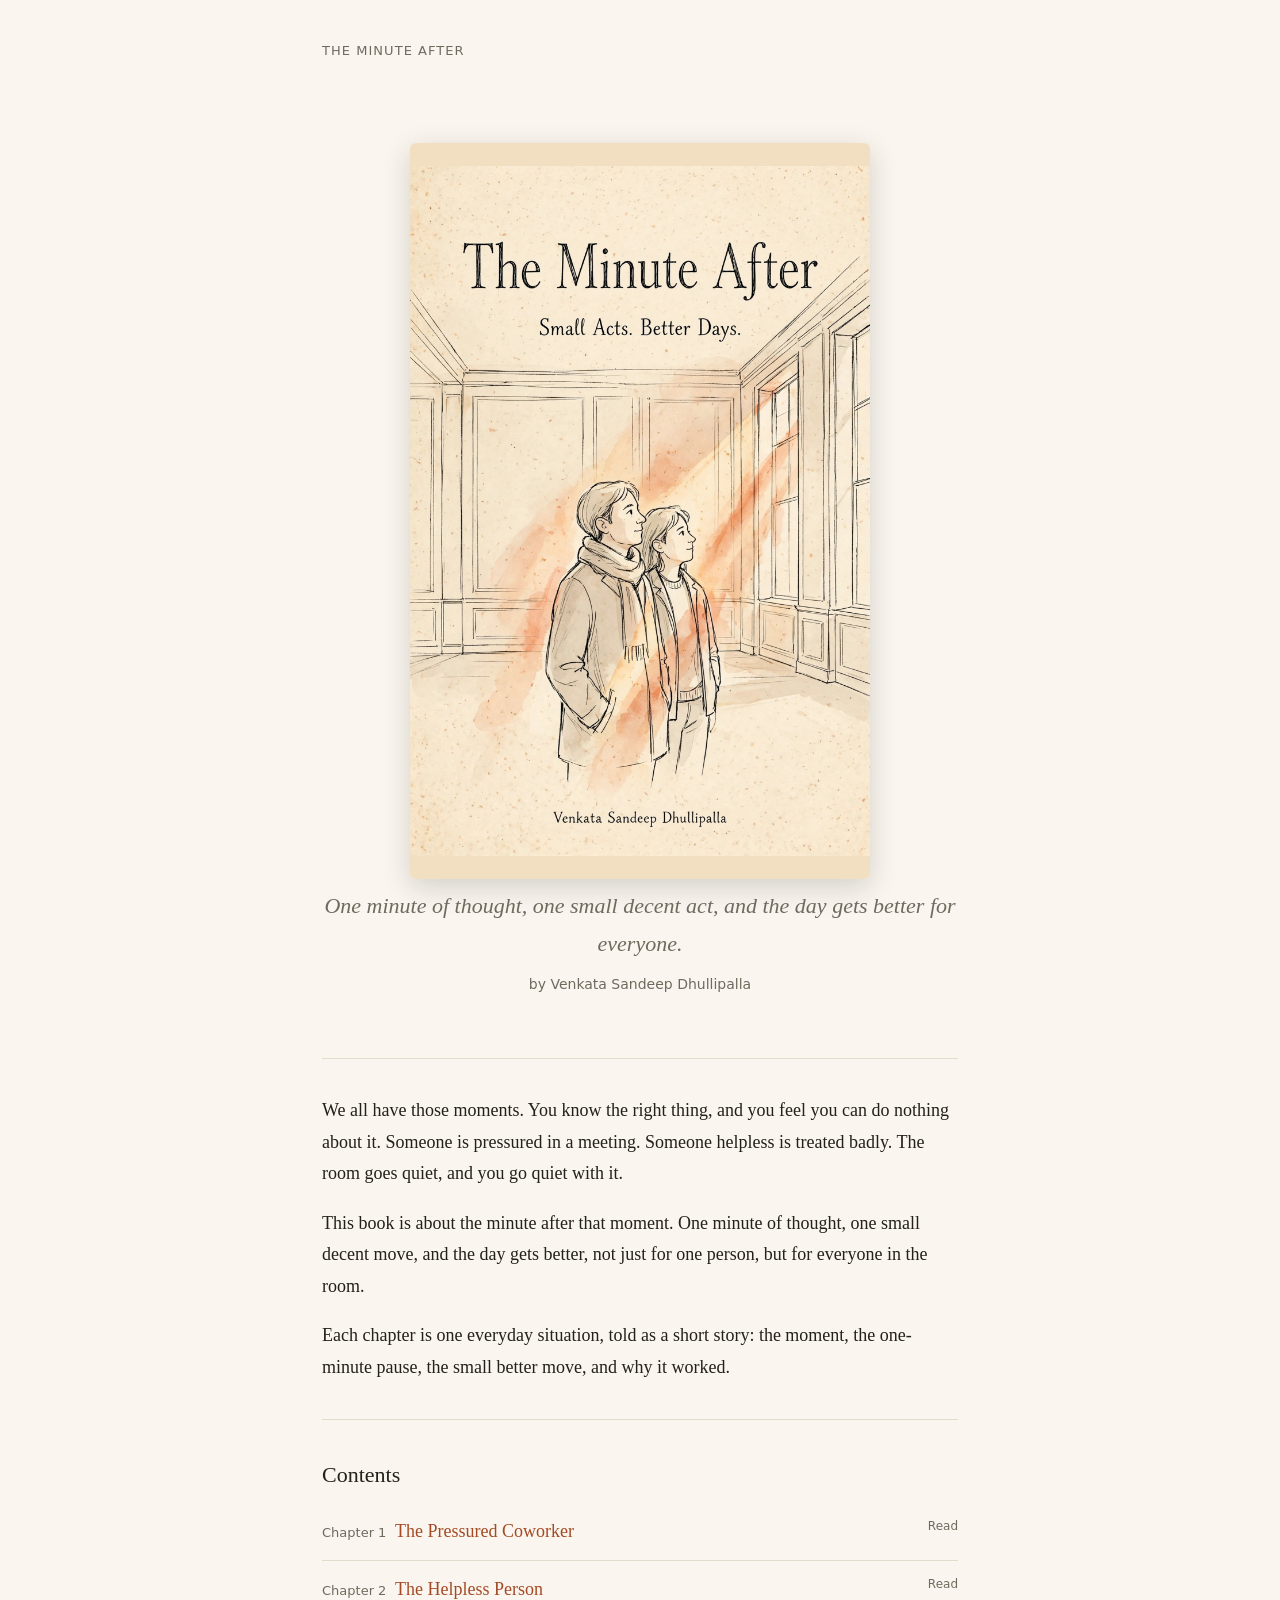
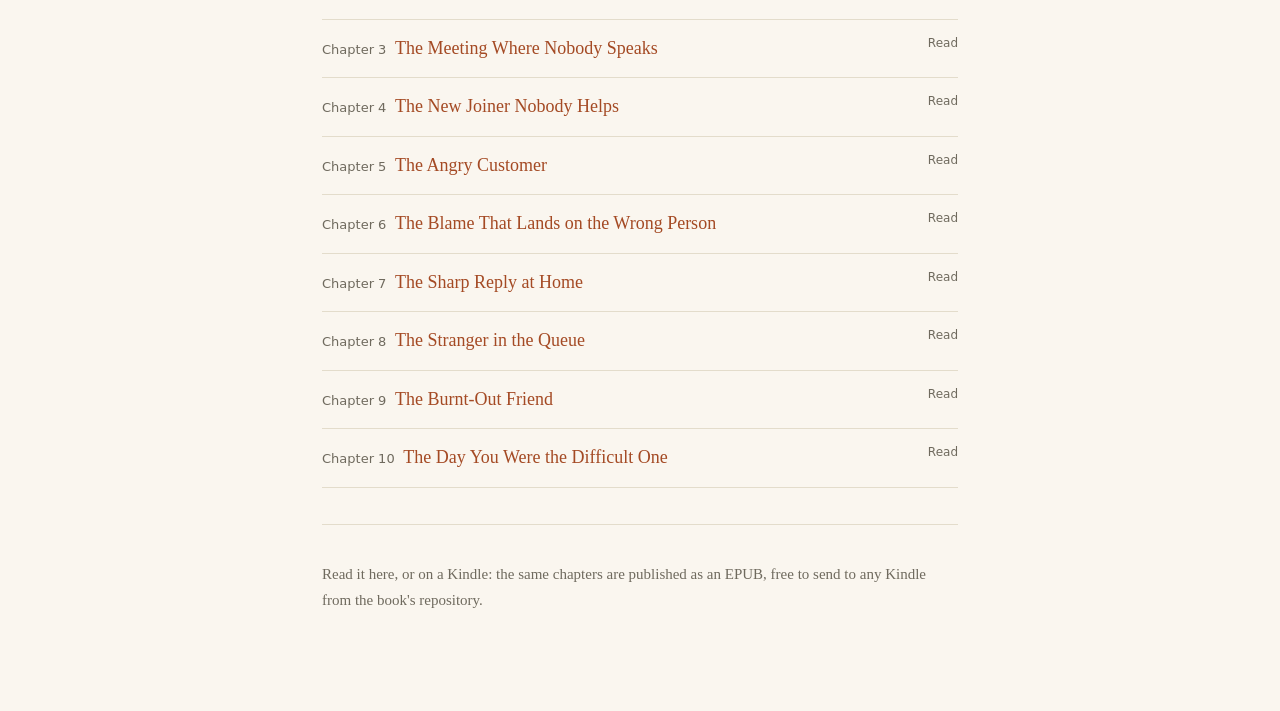
<file: docs/index.html>
<!DOCTYPE html>
<html lang="en">
<head>
<meta charset="utf-8">
<meta name="viewport" content="width=device-width, initial-scale=1">
<title>The Minute After | The Minute After</title>
<link rel="stylesheet" href="style.css">
</head>
<body>
<div class="wrap">

<div class="topnav"><a href="index.html">The Minute After</a></div>
<div class="cover">
<img class="coverimg" src="cover.jpg" alt="The Minute After cover art">
<p class="tagline">One minute of thought, one small decent act, and the day gets better for everyone.</p>
<p class="author">by Venkata Sandeep Dhullipalla</p>
</div>
<hr class="rule">
<p>We all have those moments. You know the right thing, and you feel you can do nothing about it. Someone is pressured in a meeting. Someone helpless is treated badly. The room goes quiet, and you go quiet with it.</p>
<p>This book is about the minute after that moment. One minute of thought, one small decent move, and the day gets better, not just for one person, but for everyone in the room.</p>
<p>Each chapter is one everyday situation, told as a short story: the moment, the one-minute pause, the small better move, and why it worked.</p>
<hr class="rule">
<h2>Contents</h2>
<ul class="toc">
<li><span><span class="n">Chapter 1</span> &nbsp;<a href="01-the-pressured-coworker.html">The Pressured Coworker</a></span><span class="st ">Read</span></li><li><span><span class="n">Chapter 2</span> &nbsp;<a href="02-the-helpless-person.html">The Helpless Person</a></span><span class="st ">Read</span></li><li><span><span class="n">Chapter 3</span> &nbsp;<a href="03-the-meeting-where-nobody-speaks.html">The Meeting Where Nobody Speaks</a></span><span class="st ">Read</span></li><li><span><span class="n">Chapter 4</span> &nbsp;<a href="04-the-new-joiner-nobody-helps.html">The New Joiner Nobody Helps</a></span><span class="st ">Read</span></li><li><span><span class="n">Chapter 5</span> &nbsp;<a href="05-the-angry-customer.html">The Angry Customer</a></span><span class="st ">Read</span></li><li><span><span class="n">Chapter 6</span> &nbsp;<a href="06-the-blame-that-lands-on-the-wrong-person.html">The Blame That Lands on the Wrong Person</a></span><span class="st ">Read</span></li><li><span><span class="n">Chapter 7</span> &nbsp;<a href="07-the-sharp-reply-at-home.html">The Sharp Reply at Home</a></span><span class="st ">Read</span></li><li><span><span class="n">Chapter 8</span> &nbsp;<a href="08-the-stranger-in-the-queue.html">The Stranger in the Queue</a></span><span class="st ">Read</span></li><li><span><span class="n">Chapter 9</span> &nbsp;<a href="09-the-burnt-out-friend.html">The Burnt-Out Friend</a></span><span class="st ">Read</span></li><li><span><span class="n">Chapter 10</span> &nbsp;<a href="10-the-day-you-were-the-difficult-one.html">The Day You Were the Difficult One</a></span><span class="st ">Read</span></li>
</ul>
<hr class="rule">
<p class="small">Read it here, or on a Kindle: the same chapters are published as an EPUB, free to send to any Kindle from the book's repository.</p>

</div>
</body>
</html>
</file>
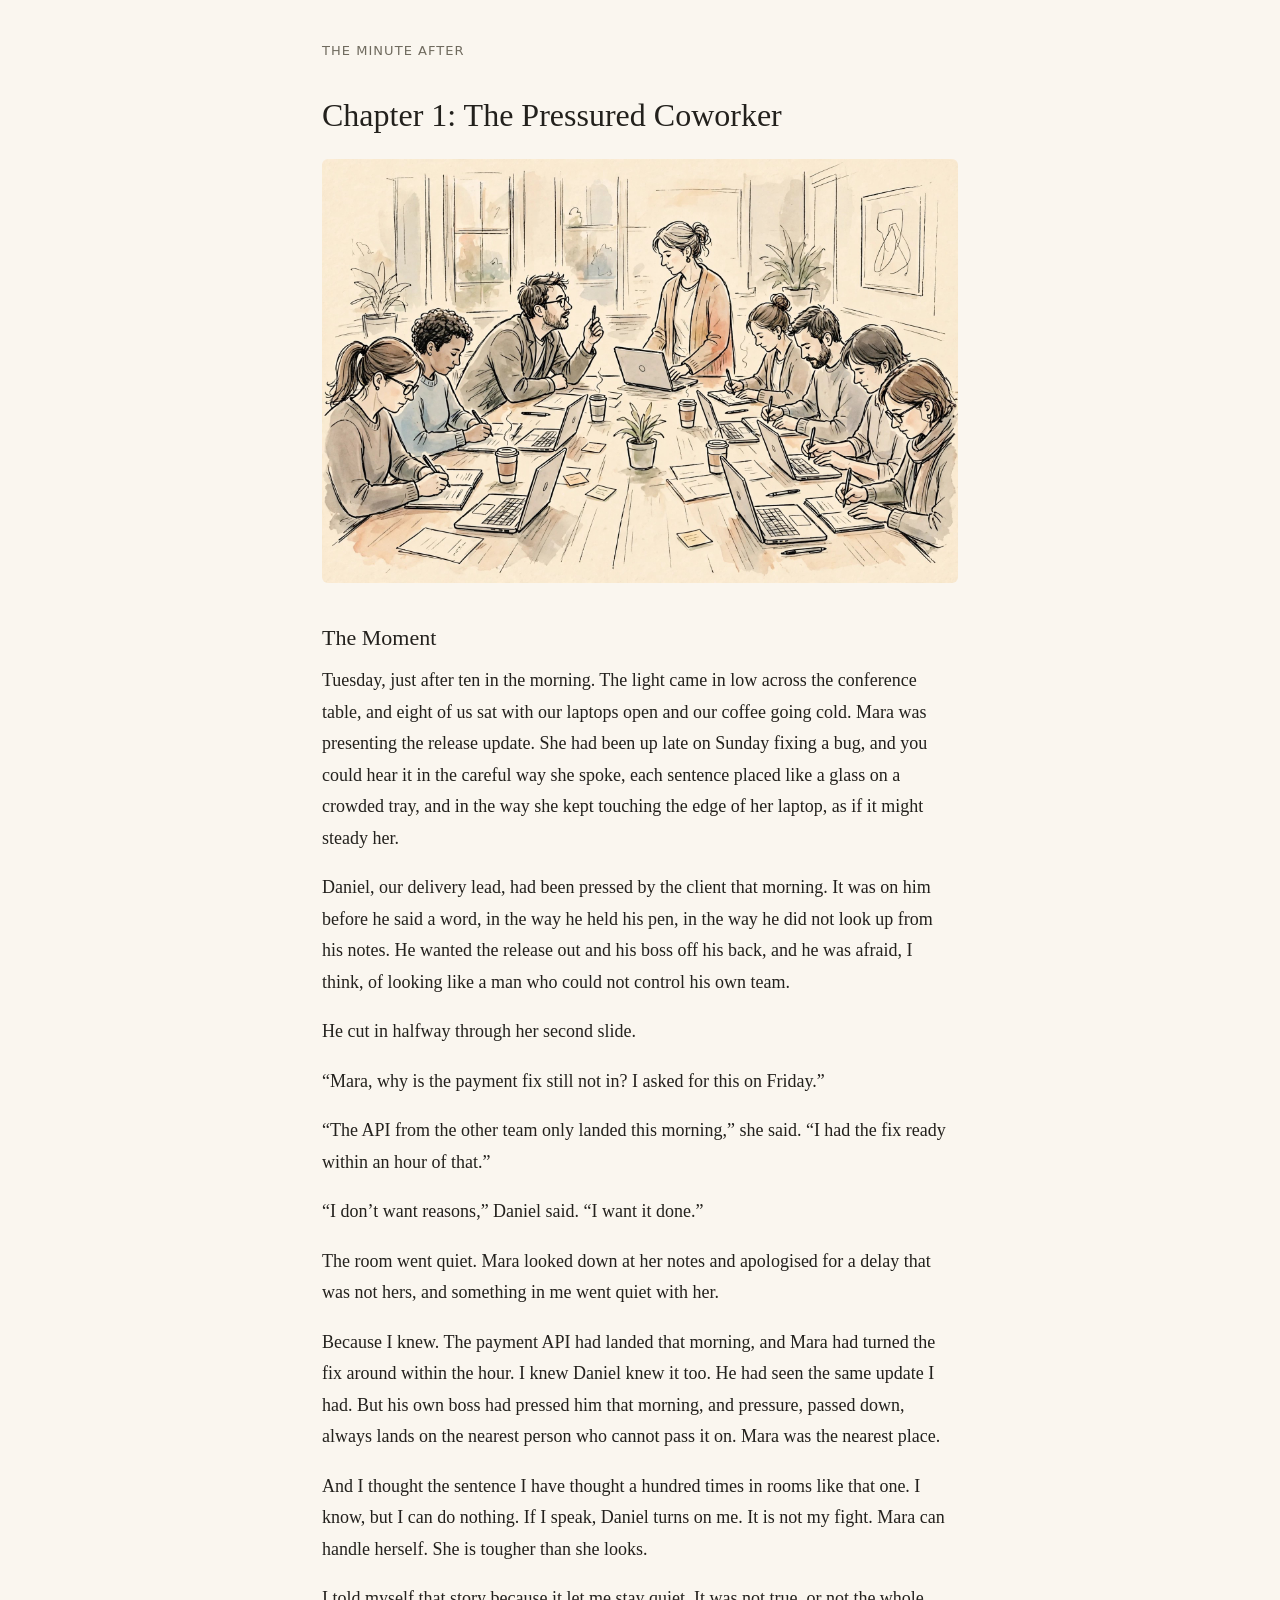
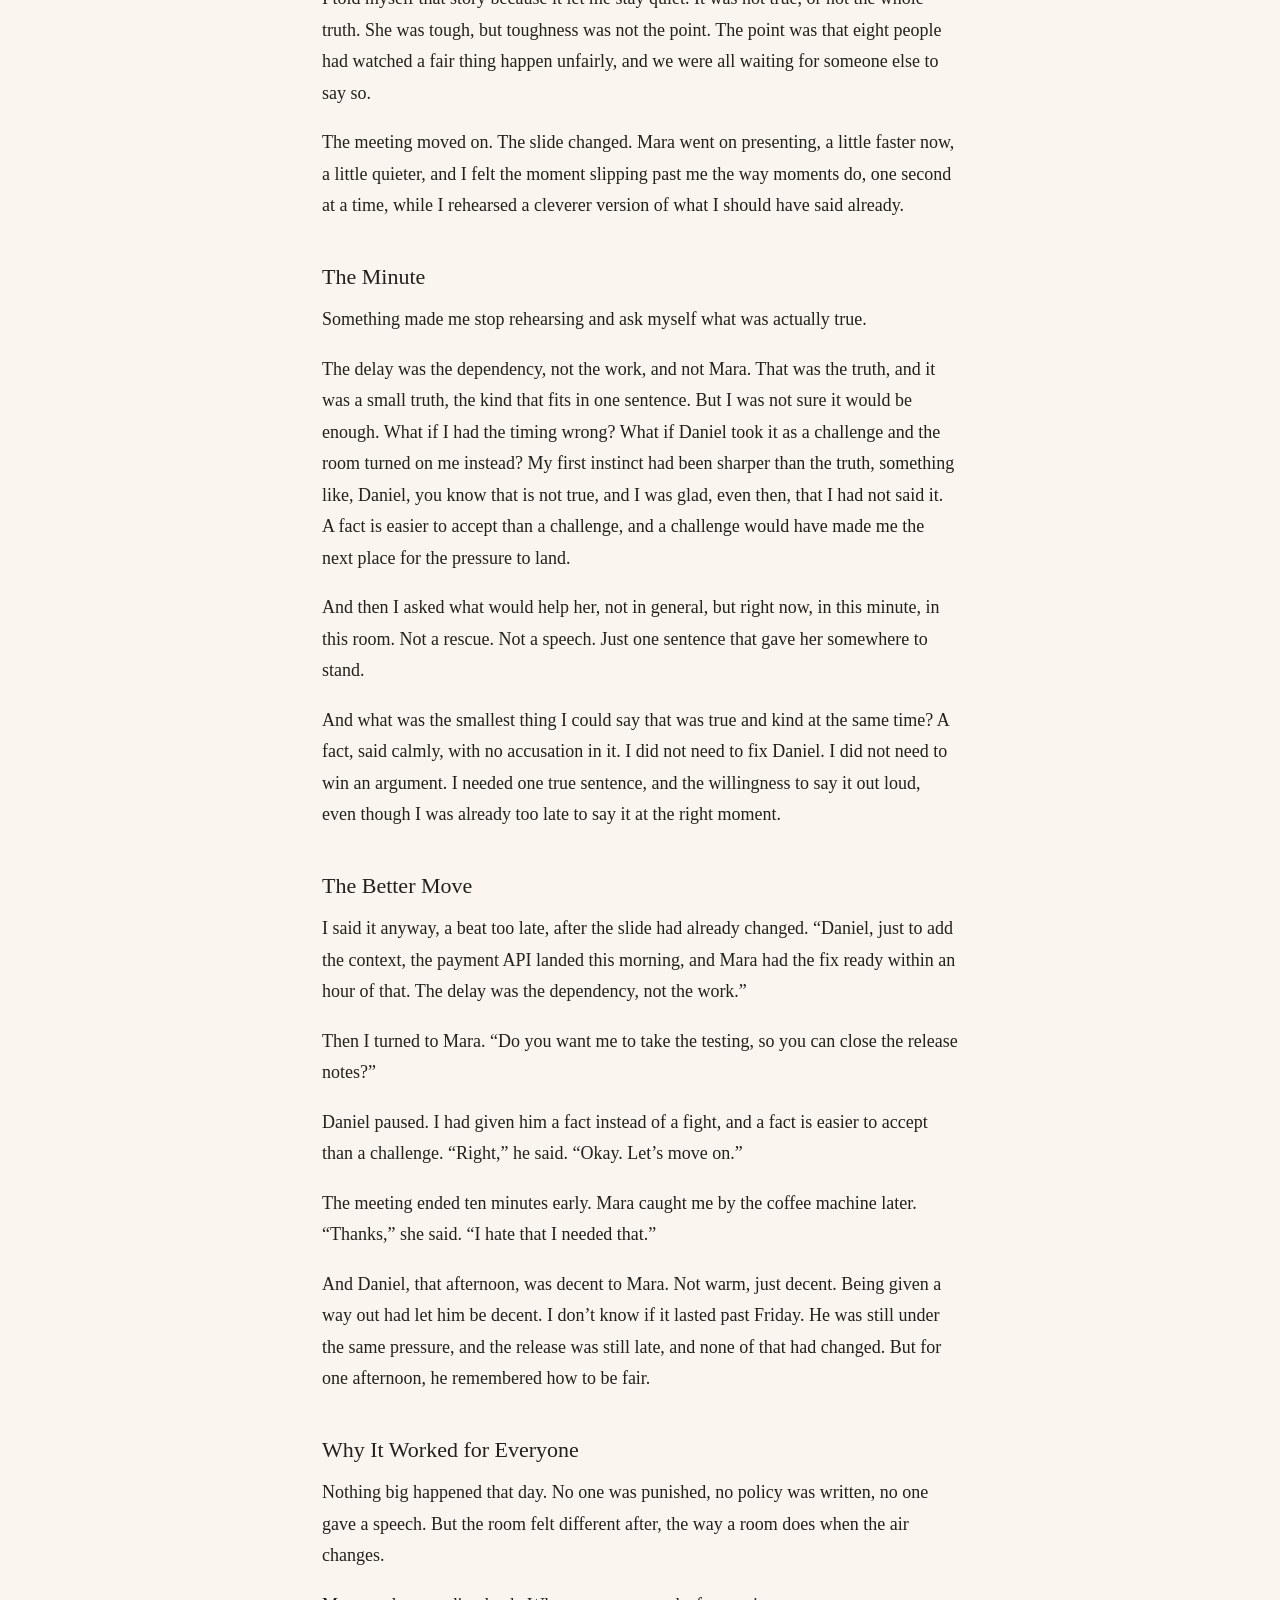
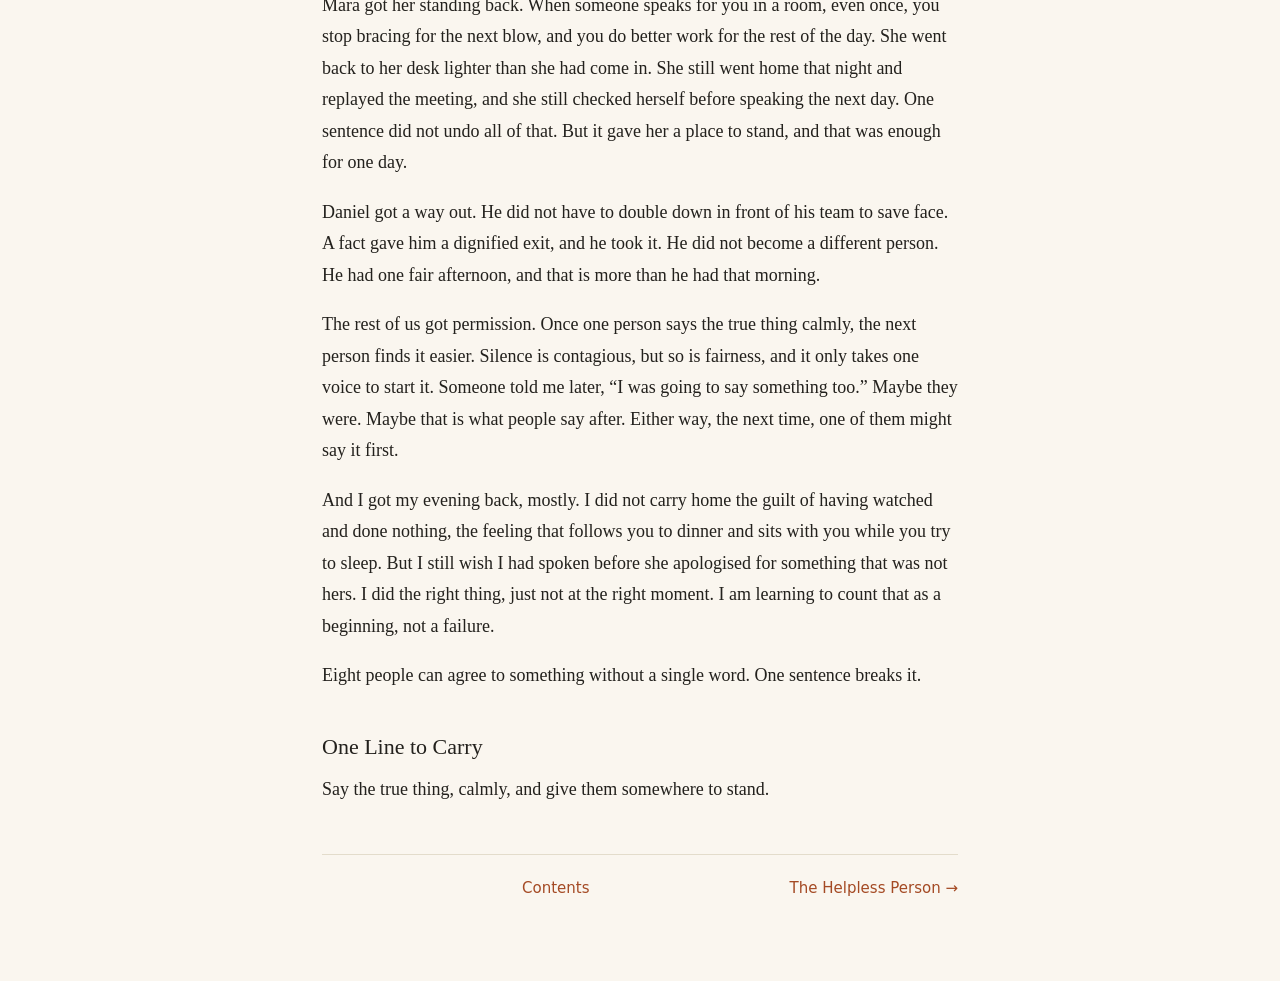
<file: docs/01-the-pressured-coworker.html>
<!DOCTYPE html>
<html lang="en">
<head>
<meta charset="utf-8">
<meta name="viewport" content="width=device-width, initial-scale=1">
<title>Chapter 1: The Pressured Coworker | The Minute After</title>
<link rel="stylesheet" href="style.css">
</head>
<body>
<div class="wrap">

<div class="topnav"><a href="index.html">The Minute After</a></div>
<h1 class="chapter">Chapter 1: The Pressured Coworker</h1>
<img class="illustration" src="illustration-01-the-pressured-coworker.jpg" alt="Illustration for Chapter 1: The Pressured Coworker">
<h2>The Moment</h2>
<p>Tuesday, just after ten in the morning. The light came in low across the conference table, and eight of us sat with our laptops open and our coffee going cold. Mara was presenting the release update. She had been up late on Sunday fixing a bug, and you could hear it in the careful way she spoke, each sentence placed like a glass on a crowded tray, and in the way she kept touching the edge of her laptop, as if it might steady her.</p>
<p>Daniel, our delivery lead, had been pressed by the client that morning. It was on him before he said a word, in the way he held his pen, in the way he did not look up from his notes. He wanted the release out and his boss off his back, and he was afraid, I think, of looking like a man who could not control his own team.</p>
<p>He cut in halfway through her second slide.</p>
<p>&ldquo;Mara, why is the payment fix still not in? I asked for this on Friday.&rdquo;</p>
<p>&ldquo;The API from the other team only landed this morning,&rdquo; she said. &ldquo;I had the fix ready within an hour of that.&rdquo;</p>
<p>&ldquo;I don&rsquo;t want reasons,&rdquo; Daniel said. &ldquo;I want it done.&rdquo;</p>
<p>The room went quiet. Mara looked down at her notes and apologised for a delay that was not hers, and something in me went quiet with her.</p>
<p>Because I knew. The payment API had landed that morning, and Mara had turned the fix around within the hour. I knew Daniel knew it too. He had seen the same update I had. But his own boss had pressed him that morning, and pressure, passed down, always lands on the nearest person who cannot pass it on. Mara was the nearest place.</p>
<p>And I thought the sentence I have thought a hundred times in rooms like that one. I know, but I can do nothing. If I speak, Daniel turns on me. It is not my fight. Mara can handle herself. She is tougher than she looks.</p>
<p>I told myself that story because it let me stay quiet. It was not true, or not the whole truth. She was tough, but toughness was not the point. The point was that eight people had watched a fair thing happen unfairly, and we were all waiting for someone else to say so.</p>
<p>The meeting moved on. The slide changed. Mara went on presenting, a little faster now, a little quieter, and I felt the moment slipping past me the way moments do, one second at a time, while I rehearsed a cleverer version of what I should have said already.</p>
<h2>The Minute</h2>
<p>Something made me stop rehearsing and ask myself what was actually true.</p>
<p>The delay was the dependency, not the work, and not Mara. That was the truth, and it was a small truth, the kind that fits in one sentence. But I was not sure it would be enough. What if I had the timing wrong? What if Daniel took it as a challenge and the room turned on me instead? My first instinct had been sharper than the truth, something like, Daniel, you know that is not true, and I was glad, even then, that I had not said it. A fact is easier to accept than a challenge, and a challenge would have made me the next place for the pressure to land.</p>
<p>And then I asked what would help her, not in general, but right now, in this minute, in this room. Not a rescue. Not a speech. Just one sentence that gave her somewhere to stand.</p>
<p>And what was the smallest thing I could say that was true and kind at the same time? A fact, said calmly, with no accusation in it. I did not need to fix Daniel. I did not need to win an argument. I needed one true sentence, and the willingness to say it out loud, even though I was already too late to say it at the right moment.</p>
<h2>The Better Move</h2>
<p>I said it anyway, a beat too late, after the slide had already changed. &ldquo;Daniel, just to add the context, the payment API landed this morning, and Mara had the fix ready within an hour of that. The delay was the dependency, not the work.&rdquo;</p>
<p>Then I turned to Mara. &ldquo;Do you want me to take the testing, so you can close the release notes?&rdquo;</p>
<p>Daniel paused. I had given him a fact instead of a fight, and a fact is easier to accept than a challenge. &ldquo;Right,&rdquo; he said. &ldquo;Okay. Let&rsquo;s move on.&rdquo;</p>
<p>The meeting ended ten minutes early. Mara caught me by the coffee machine later. &ldquo;Thanks,&rdquo; she said. &ldquo;I hate that I needed that.&rdquo;</p>
<p>And Daniel, that afternoon, was decent to Mara. Not warm, just decent. Being given a way out had let him be decent. I don&rsquo;t know if it lasted past Friday. He was still under the same pressure, and the release was still late, and none of that had changed. But for one afternoon, he remembered how to be fair.</p>
<h2>Why It Worked for Everyone</h2>
<p>Nothing big happened that day. No one was punished, no policy was written, no one gave a speech. But the room felt different after, the way a room does when the air changes.</p>
<p>Mara got her standing back. When someone speaks for you in a room, even once, you stop bracing for the next blow, and you do better work for the rest of the day. She went back to her desk lighter than she had come in. She still went home that night and replayed the meeting, and she still checked herself before speaking the next day. One sentence did not undo all of that. But it gave her a place to stand, and that was enough for one day.</p>
<p>Daniel got a way out. He did not have to double down in front of his team to save face. A fact gave him a dignified exit, and he took it. He did not become a different person. He had one fair afternoon, and that is more than he had that morning.</p>
<p>The rest of us got permission. Once one person says the true thing calmly, the next person finds it easier. Silence is contagious, but so is fairness, and it only takes one voice to start it. Someone told me later, &ldquo;I was going to say something too.&rdquo; Maybe they were. Maybe that is what people say after. Either way, the next time, one of them might say it first.</p>
<p>And I got my evening back, mostly. I did not carry home the guilt of having watched and done nothing, the feeling that follows you to dinner and sits with you while you try to sleep. But I still wish I had spoken before she apologised for something that was not hers. I did the right thing, just not at the right moment. I am learning to count that as a beginning, not a failure.</p>
<p>Eight people can agree to something without a single word. One sentence breaks it.</p>
<h2>One Line to Carry</h2>
<p>Say the true thing, calmly, and give them somewhere to stand.</p>
<div class="chapternav"><span><span></span></span><span><a href="index.html">Contents</a></span><span><a href="02-the-helpless-person.html">The Helpless Person &rarr;</a></span></div>

</div>
</body>
</html>
</file>
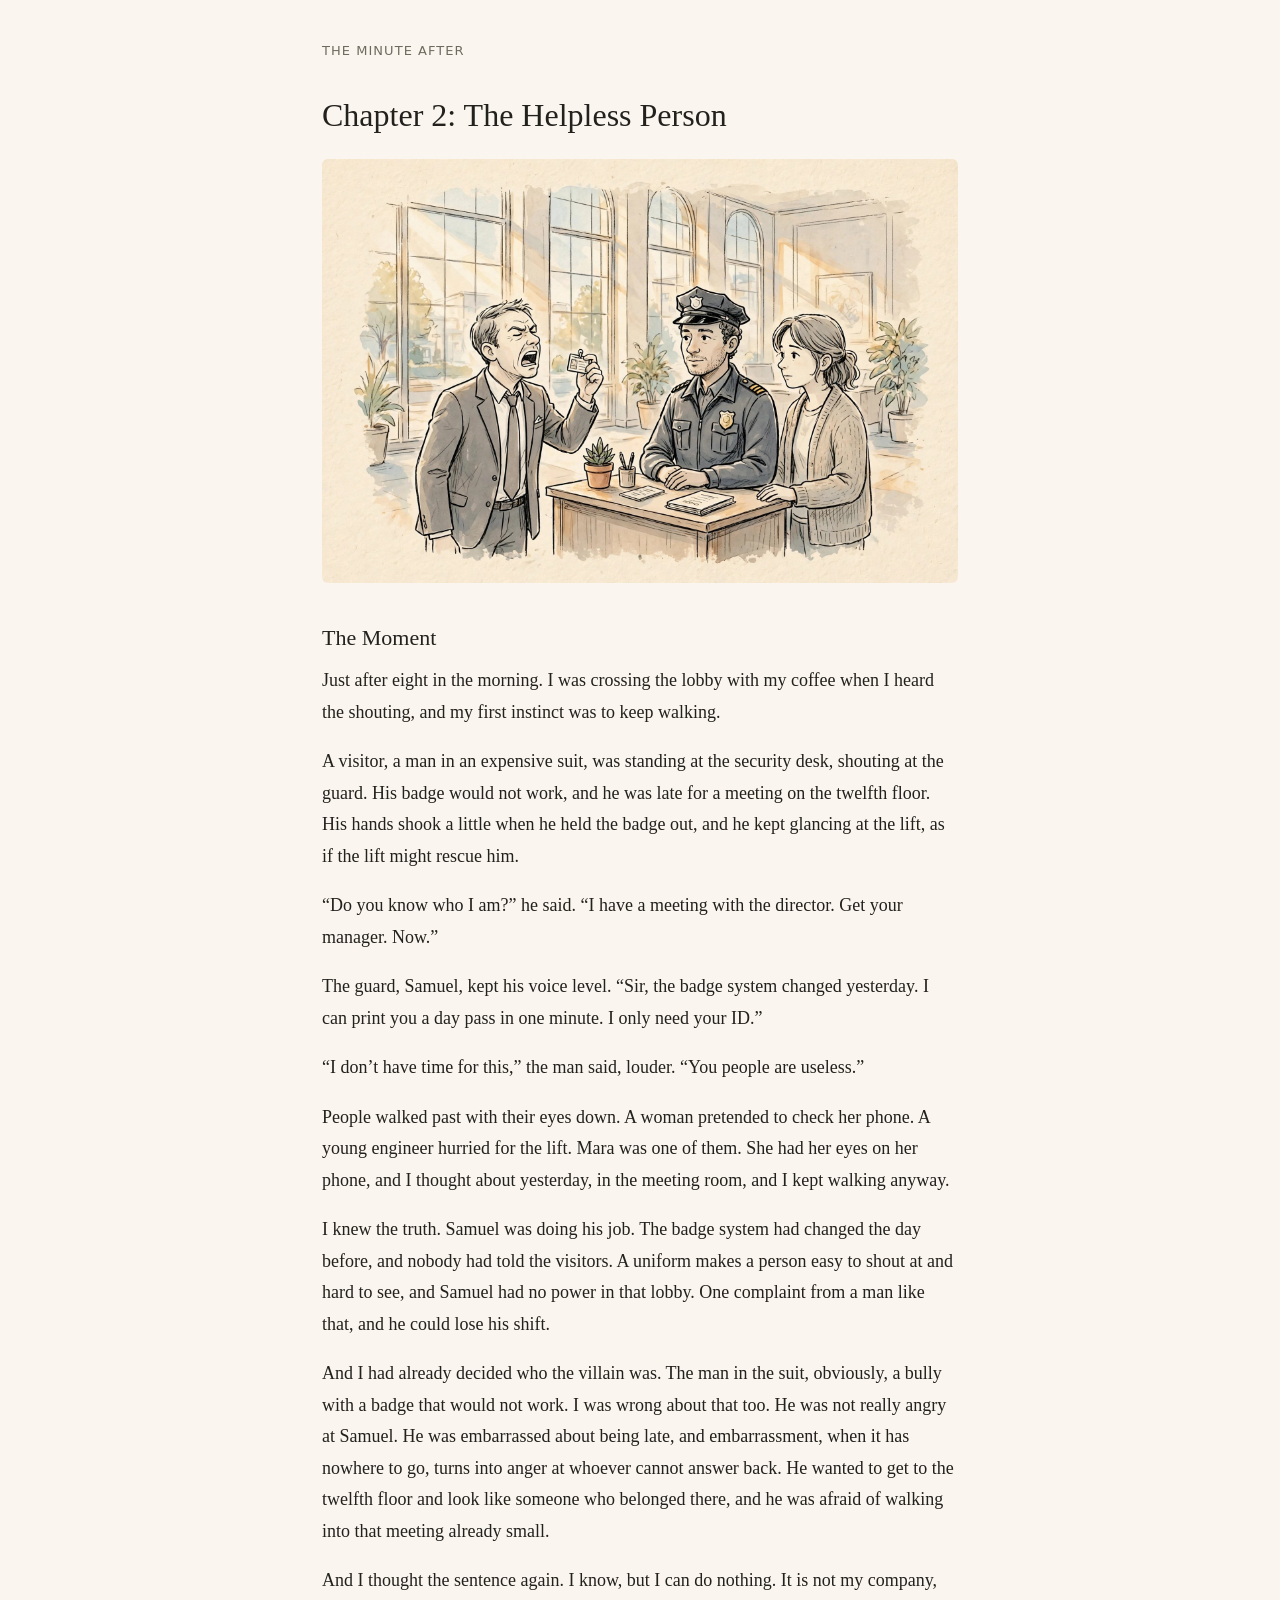
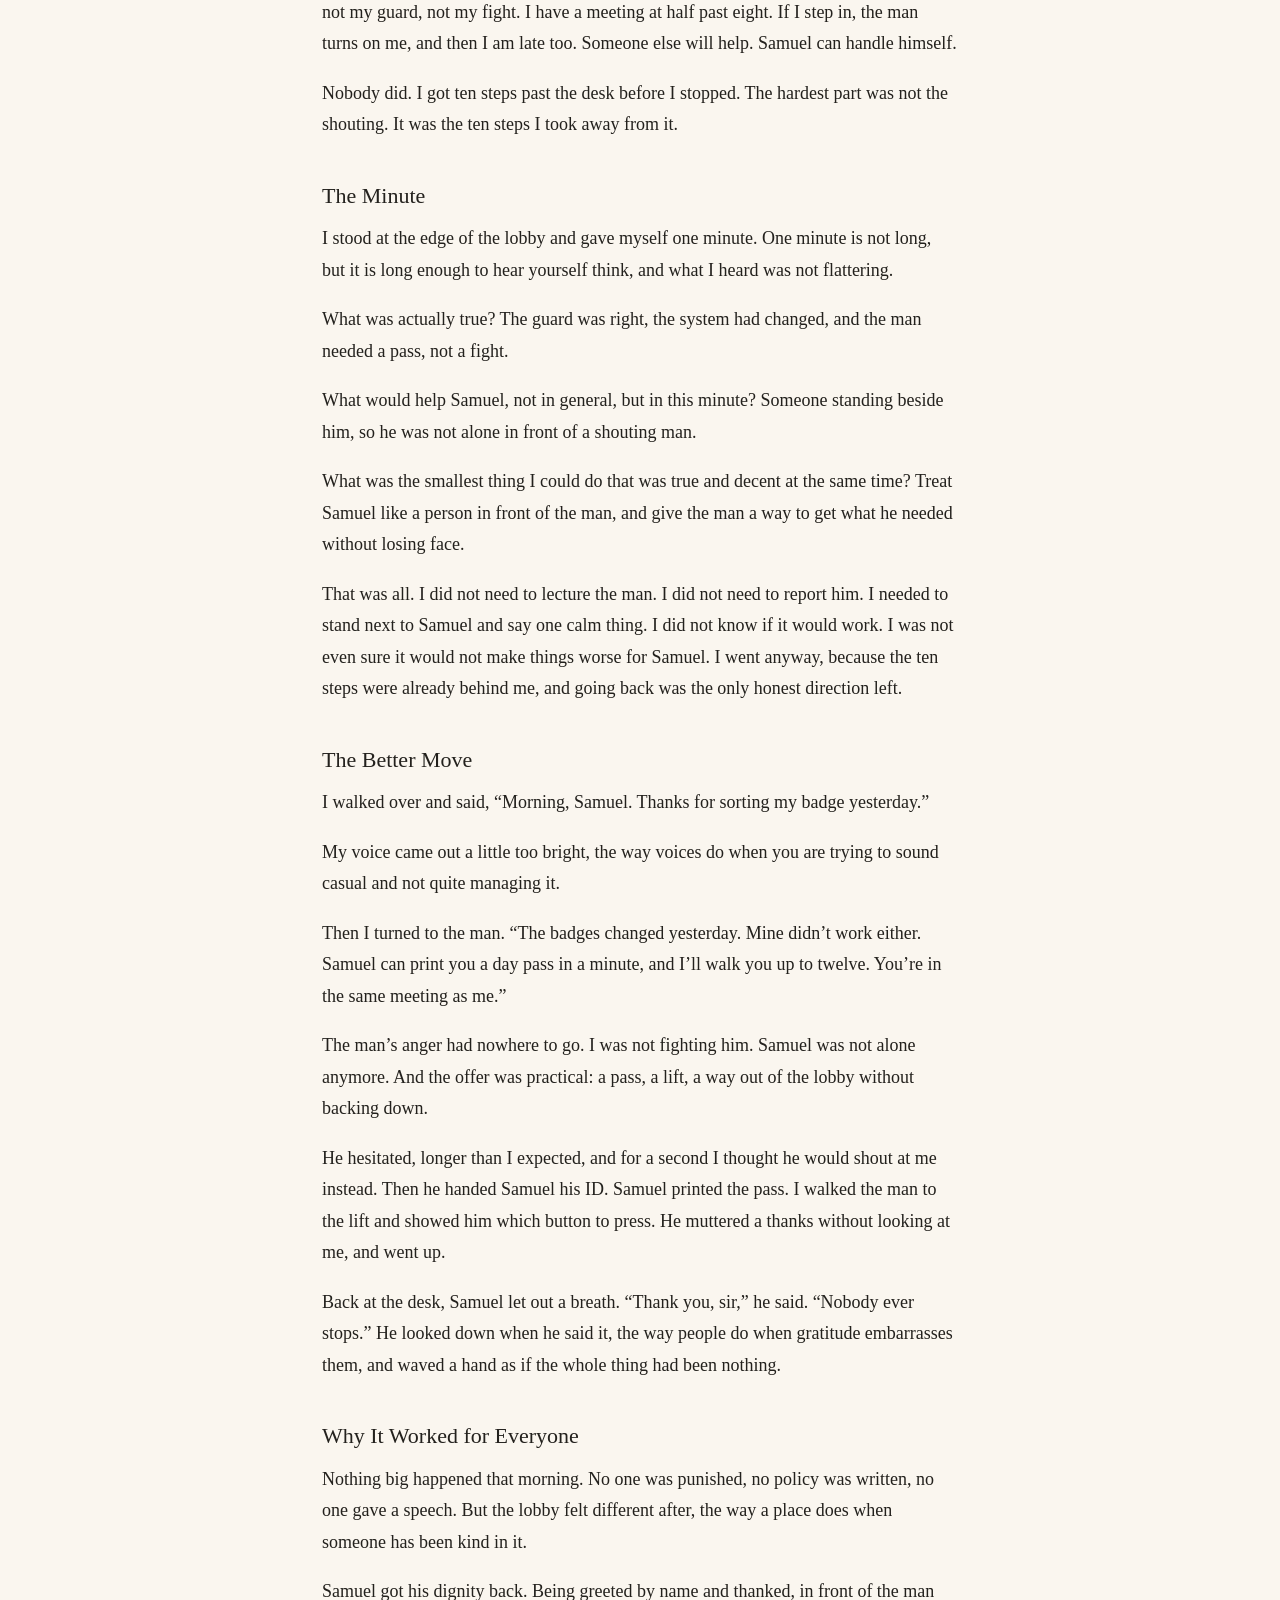
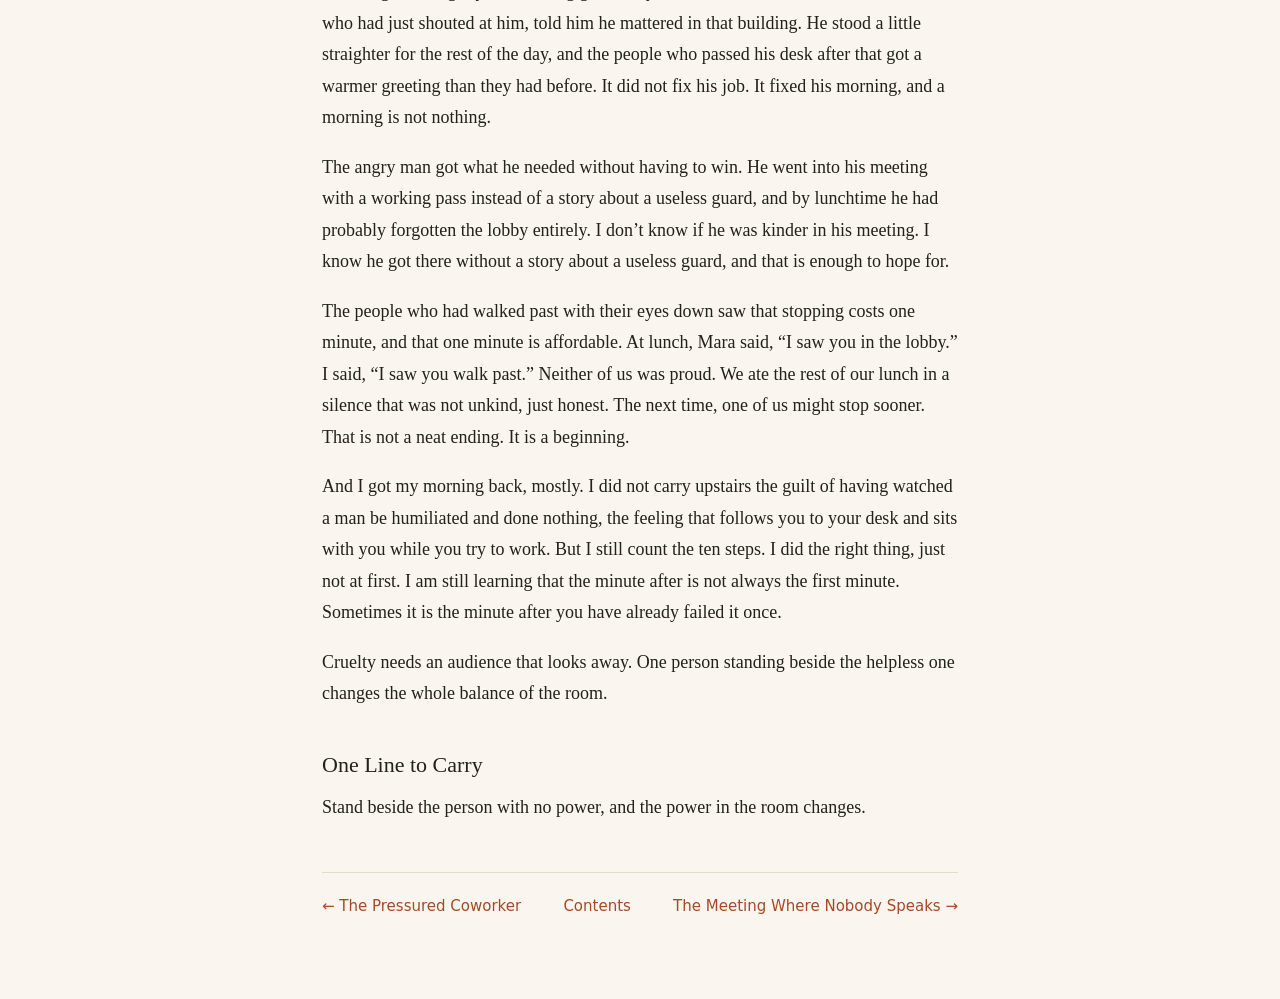
<file: docs/02-the-helpless-person.html>
<!DOCTYPE html>
<html lang="en">
<head>
<meta charset="utf-8">
<meta name="viewport" content="width=device-width, initial-scale=1">
<title>Chapter 2: The Helpless Person | The Minute After</title>
<link rel="stylesheet" href="style.css">
</head>
<body>
<div class="wrap">

<div class="topnav"><a href="index.html">The Minute After</a></div>
<h1 class="chapter">Chapter 2: The Helpless Person</h1>
<img class="illustration" src="illustration-02-the-helpless-person.jpg" alt="Illustration for Chapter 2: The Helpless Person">
<h2>The Moment</h2>
<p>Just after eight in the morning. I was crossing the lobby with my coffee when I heard the shouting, and my first instinct was to keep walking.</p>
<p>A visitor, a man in an expensive suit, was standing at the security desk, shouting at the guard. His badge would not work, and he was late for a meeting on the twelfth floor. His hands shook a little when he held the badge out, and he kept glancing at the lift, as if the lift might rescue him.</p>
<p>&ldquo;Do you know who I am?&rdquo; he said. &ldquo;I have a meeting with the director. Get your manager. Now.&rdquo;</p>
<p>The guard, Samuel, kept his voice level. &ldquo;Sir, the badge system changed yesterday. I can print you a day pass in one minute. I only need your ID.&rdquo;</p>
<p>&ldquo;I don&rsquo;t have time for this,&rdquo; the man said, louder. &ldquo;You people are useless.&rdquo;</p>
<p>People walked past with their eyes down. A woman pretended to check her phone. A young engineer hurried for the lift. Mara was one of them. She had her eyes on her phone, and I thought about yesterday, in the meeting room, and I kept walking anyway.</p>
<p>I knew the truth. Samuel was doing his job. The badge system had changed the day before, and nobody had told the visitors. A uniform makes a person easy to shout at and hard to see, and Samuel had no power in that lobby. One complaint from a man like that, and he could lose his shift.</p>
<p>And I had already decided who the villain was. The man in the suit, obviously, a bully with a badge that would not work. I was wrong about that too. He was not really angry at Samuel. He was embarrassed about being late, and embarrassment, when it has nowhere to go, turns into anger at whoever cannot answer back. He wanted to get to the twelfth floor and look like someone who belonged there, and he was afraid of walking into that meeting already small.</p>
<p>And I thought the sentence again. I know, but I can do nothing. It is not my company, not my guard, not my fight. I have a meeting at half past eight. If I step in, the man turns on me, and then I am late too. Someone else will help. Samuel can handle himself.</p>
<p>Nobody did. I got ten steps past the desk before I stopped. The hardest part was not the shouting. It was the ten steps I took away from it.</p>
<h2>The Minute</h2>
<p>I stood at the edge of the lobby and gave myself one minute. One minute is not long, but it is long enough to hear yourself think, and what I heard was not flattering.</p>
<p>What was actually true? The guard was right, the system had changed, and the man needed a pass, not a fight.</p>
<p>What would help Samuel, not in general, but in this minute? Someone standing beside him, so he was not alone in front of a shouting man.</p>
<p>What was the smallest thing I could do that was true and decent at the same time? Treat Samuel like a person in front of the man, and give the man a way to get what he needed without losing face.</p>
<p>That was all. I did not need to lecture the man. I did not need to report him. I needed to stand next to Samuel and say one calm thing. I did not know if it would work. I was not even sure it would not make things worse for Samuel. I went anyway, because the ten steps were already behind me, and going back was the only honest direction left.</p>
<h2>The Better Move</h2>
<p>I walked over and said, &ldquo;Morning, Samuel. Thanks for sorting my badge yesterday.&rdquo;</p>
<p>My voice came out a little too bright, the way voices do when you are trying to sound casual and not quite managing it.</p>
<p>Then I turned to the man. &ldquo;The badges changed yesterday. Mine didn&rsquo;t work either. Samuel can print you a day pass in a minute, and I&rsquo;ll walk you up to twelve. You&rsquo;re in the same meeting as me.&rdquo;</p>
<p>The man&rsquo;s anger had nowhere to go. I was not fighting him. Samuel was not alone anymore. And the offer was practical: a pass, a lift, a way out of the lobby without backing down.</p>
<p>He hesitated, longer than I expected, and for a second I thought he would shout at me instead. Then he handed Samuel his ID. Samuel printed the pass. I walked the man to the lift and showed him which button to press. He muttered a thanks without looking at me, and went up.</p>
<p>Back at the desk, Samuel let out a breath. &ldquo;Thank you, sir,&rdquo; he said. &ldquo;Nobody ever stops.&rdquo; He looked down when he said it, the way people do when gratitude embarrasses them, and waved a hand as if the whole thing had been nothing.</p>
<h2>Why It Worked for Everyone</h2>
<p>Nothing big happened that morning. No one was punished, no policy was written, no one gave a speech. But the lobby felt different after, the way a place does when someone has been kind in it.</p>
<p>Samuel got his dignity back. Being greeted by name and thanked, in front of the man who had just shouted at him, told him he mattered in that building. He stood a little straighter for the rest of the day, and the people who passed his desk after that got a warmer greeting than they had before. It did not fix his job. It fixed his morning, and a morning is not nothing.</p>
<p>The angry man got what he needed without having to win. He went into his meeting with a working pass instead of a story about a useless guard, and by lunchtime he had probably forgotten the lobby entirely. I don&rsquo;t know if he was kinder in his meeting. I know he got there without a story about a useless guard, and that is enough to hope for.</p>
<p>The people who had walked past with their eyes down saw that stopping costs one minute, and that one minute is affordable. At lunch, Mara said, &ldquo;I saw you in the lobby.&rdquo; I said, &ldquo;I saw you walk past.&rdquo; Neither of us was proud. We ate the rest of our lunch in a silence that was not unkind, just honest. The next time, one of us might stop sooner. That is not a neat ending. It is a beginning.</p>
<p>And I got my morning back, mostly. I did not carry upstairs the guilt of having watched a man be humiliated and done nothing, the feeling that follows you to your desk and sits with you while you try to work. But I still count the ten steps. I did the right thing, just not at first. I am still learning that the minute after is not always the first minute. Sometimes it is the minute after you have already failed it once.</p>
<p>Cruelty needs an audience that looks away. One person standing beside the helpless one changes the whole balance of the room.</p>
<h2>One Line to Carry</h2>
<p>Stand beside the person with no power, and the power in the room changes.</p>
<div class="chapternav"><span><a href="01-the-pressured-coworker.html">&larr; The Pressured Coworker</a></span><span><a href="index.html">Contents</a></span><span><a href="03-the-meeting-where-nobody-speaks.html">The Meeting Where Nobody Speaks &rarr;</a></span></div>

</div>
</body>
</html>
</file>
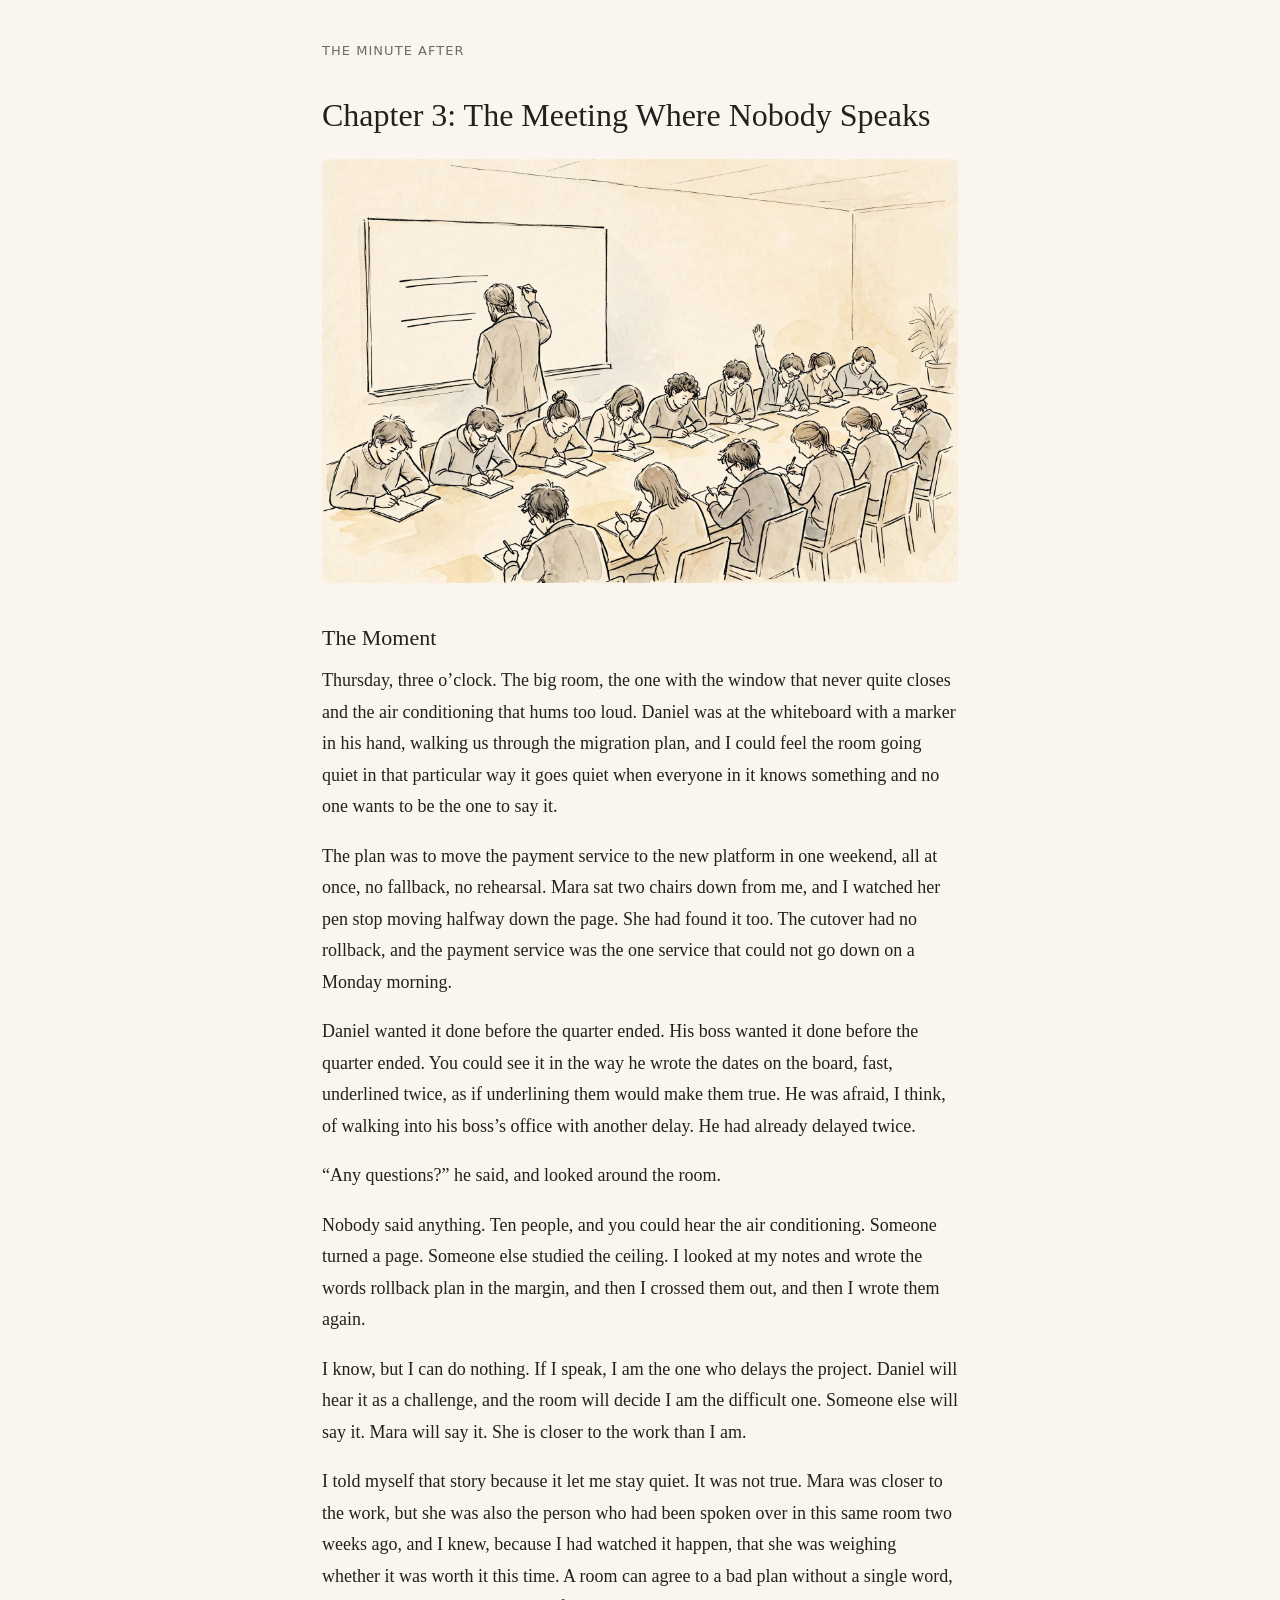
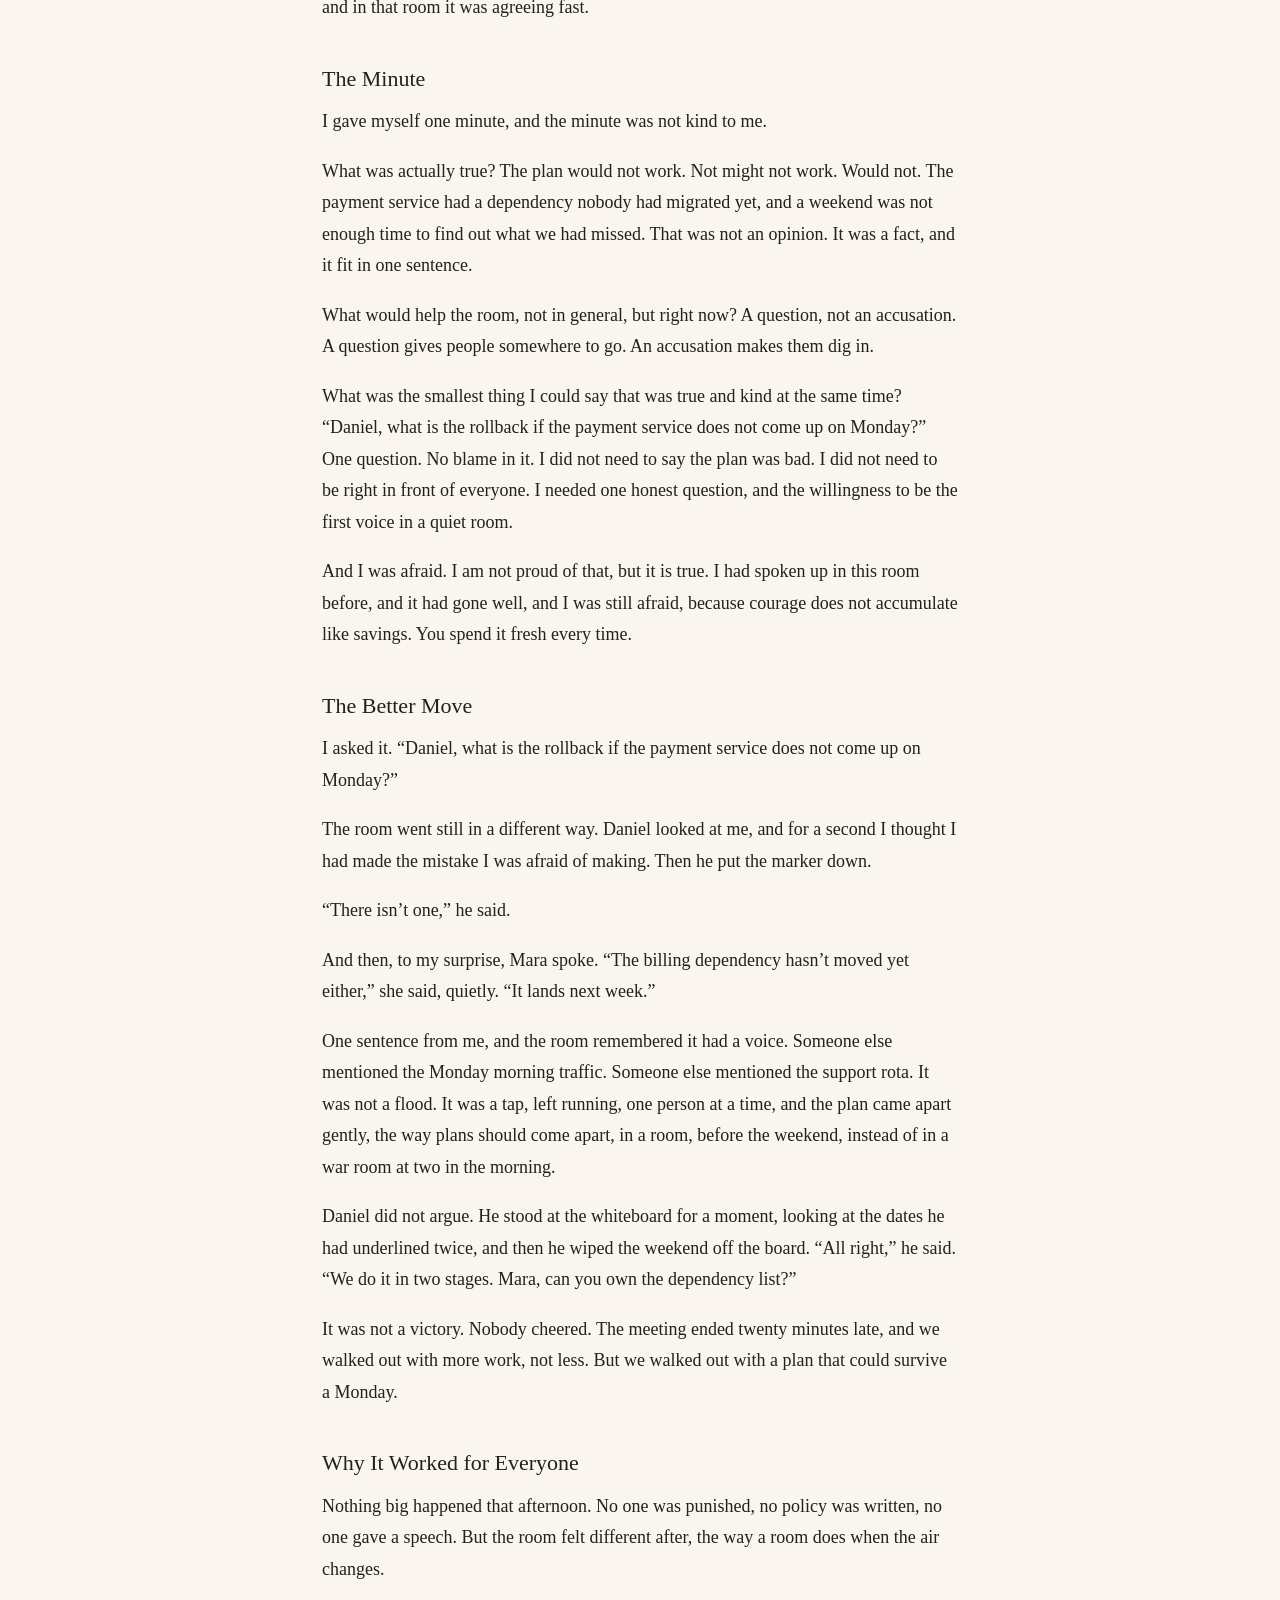
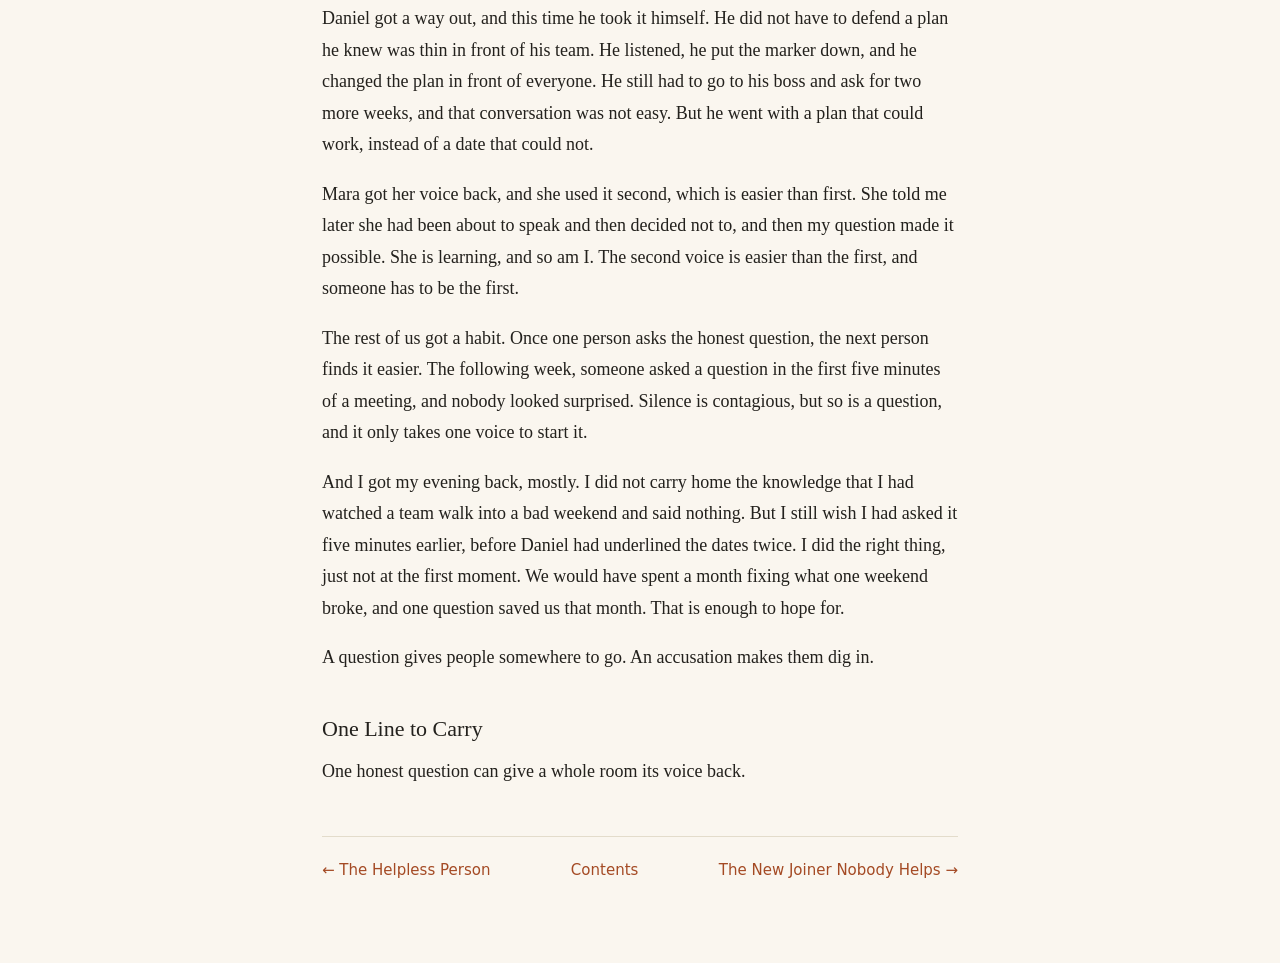
<file: docs/03-the-meeting-where-nobody-speaks.html>
<!DOCTYPE html>
<html lang="en">
<head>
<meta charset="utf-8">
<meta name="viewport" content="width=device-width, initial-scale=1">
<title>Chapter 3: The Meeting Where Nobody Speaks | The Minute After</title>
<link rel="stylesheet" href="style.css">
</head>
<body>
<div class="wrap">

<div class="topnav"><a href="index.html">The Minute After</a></div>
<h1 class="chapter">Chapter 3: The Meeting Where Nobody Speaks</h1>
<img class="illustration" src="illustration-03-the-meeting-where-nobody-speaks.jpg" alt="Illustration for Chapter 3: The Meeting Where Nobody Speaks">
<h2>The Moment</h2>
<p>Thursday, three o&rsquo;clock. The big room, the one with the window that never quite closes and the air conditioning that hums too loud. Daniel was at the whiteboard with a marker in his hand, walking us through the migration plan, and I could feel the room going quiet in that particular way it goes quiet when everyone in it knows something and no one wants to be the one to say it.</p>
<p>The plan was to move the payment service to the new platform in one weekend, all at once, no fallback, no rehearsal. Mara sat two chairs down from me, and I watched her pen stop moving halfway down the page. She had found it too. The cutover had no rollback, and the payment service was the one service that could not go down on a Monday morning.</p>
<p>Daniel wanted it done before the quarter ended. His boss wanted it done before the quarter ended. You could see it in the way he wrote the dates on the board, fast, underlined twice, as if underlining them would make them true. He was afraid, I think, of walking into his boss&rsquo;s office with another delay. He had already delayed twice.</p>
<p>&ldquo;Any questions?&rdquo; he said, and looked around the room.</p>
<p>Nobody said anything. Ten people, and you could hear the air conditioning. Someone turned a page. Someone else studied the ceiling. I looked at my notes and wrote the words rollback plan in the margin, and then I crossed them out, and then I wrote them again.</p>
<p>I know, but I can do nothing. If I speak, I am the one who delays the project. Daniel will hear it as a challenge, and the room will decide I am the difficult one. Someone else will say it. Mara will say it. She is closer to the work than I am.</p>
<p>I told myself that story because it let me stay quiet. It was not true. Mara was closer to the work, but she was also the person who had been spoken over in this same room two weeks ago, and I knew, because I had watched it happen, that she was weighing whether it was worth it this time. A room can agree to a bad plan without a single word, and in that room it was agreeing fast.</p>
<h2>The Minute</h2>
<p>I gave myself one minute, and the minute was not kind to me.</p>
<p>What was actually true? The plan would not work. Not might not work. Would not. The payment service had a dependency nobody had migrated yet, and a weekend was not enough time to find out what we had missed. That was not an opinion. It was a fact, and it fit in one sentence.</p>
<p>What would help the room, not in general, but right now? A question, not an accusation. A question gives people somewhere to go. An accusation makes them dig in.</p>
<p>What was the smallest thing I could say that was true and kind at the same time? &ldquo;Daniel, what is the rollback if the payment service does not come up on Monday?&rdquo; One question. No blame in it. I did not need to say the plan was bad. I did not need to be right in front of everyone. I needed one honest question, and the willingness to be the first voice in a quiet room.</p>
<p>And I was afraid. I am not proud of that, but it is true. I had spoken up in this room before, and it had gone well, and I was still afraid, because courage does not accumulate like savings. You spend it fresh every time.</p>
<h2>The Better Move</h2>
<p>I asked it. &ldquo;Daniel, what is the rollback if the payment service does not come up on Monday?&rdquo;</p>
<p>The room went still in a different way. Daniel looked at me, and for a second I thought I had made the mistake I was afraid of making. Then he put the marker down.</p>
<p>&ldquo;There isn&rsquo;t one,&rdquo; he said.</p>
<p>And then, to my surprise, Mara spoke. &ldquo;The billing dependency hasn&rsquo;t moved yet either,&rdquo; she said, quietly. &ldquo;It lands next week.&rdquo;</p>
<p>One sentence from me, and the room remembered it had a voice. Someone else mentioned the Monday morning traffic. Someone else mentioned the support rota. It was not a flood. It was a tap, left running, one person at a time, and the plan came apart gently, the way plans should come apart, in a room, before the weekend, instead of in a war room at two in the morning.</p>
<p>Daniel did not argue. He stood at the whiteboard for a moment, looking at the dates he had underlined twice, and then he wiped the weekend off the board. &ldquo;All right,&rdquo; he said. &ldquo;We do it in two stages. Mara, can you own the dependency list?&rdquo;</p>
<p>It was not a victory. Nobody cheered. The meeting ended twenty minutes late, and we walked out with more work, not less. But we walked out with a plan that could survive a Monday.</p>
<h2>Why It Worked for Everyone</h2>
<p>Nothing big happened that afternoon. No one was punished, no policy was written, no one gave a speech. But the room felt different after, the way a room does when the air changes.</p>
<p>Daniel got a way out, and this time he took it himself. He did not have to defend a plan he knew was thin in front of his team. He listened, he put the marker down, and he changed the plan in front of everyone. He still had to go to his boss and ask for two more weeks, and that conversation was not easy. But he went with a plan that could work, instead of a date that could not.</p>
<p>Mara got her voice back, and she used it second, which is easier than first. She told me later she had been about to speak and then decided not to, and then my question made it possible. She is learning, and so am I. The second voice is easier than the first, and someone has to be the first.</p>
<p>The rest of us got a habit. Once one person asks the honest question, the next person finds it easier. The following week, someone asked a question in the first five minutes of a meeting, and nobody looked surprised. Silence is contagious, but so is a question, and it only takes one voice to start it.</p>
<p>And I got my evening back, mostly. I did not carry home the knowledge that I had watched a team walk into a bad weekend and said nothing. But I still wish I had asked it five minutes earlier, before Daniel had underlined the dates twice. I did the right thing, just not at the first moment. We would have spent a month fixing what one weekend broke, and one question saved us that month. That is enough to hope for.</p>
<p>A question gives people somewhere to go. An accusation makes them dig in.</p>
<h2>One Line to Carry</h2>
<p>One honest question can give a whole room its voice back.</p>
<div class="chapternav"><span><a href="02-the-helpless-person.html">&larr; The Helpless Person</a></span><span><a href="index.html">Contents</a></span><span><a href="04-the-new-joiner-nobody-helps.html">The New Joiner Nobody Helps &rarr;</a></span></div>

</div>
</body>
</html>
</file>
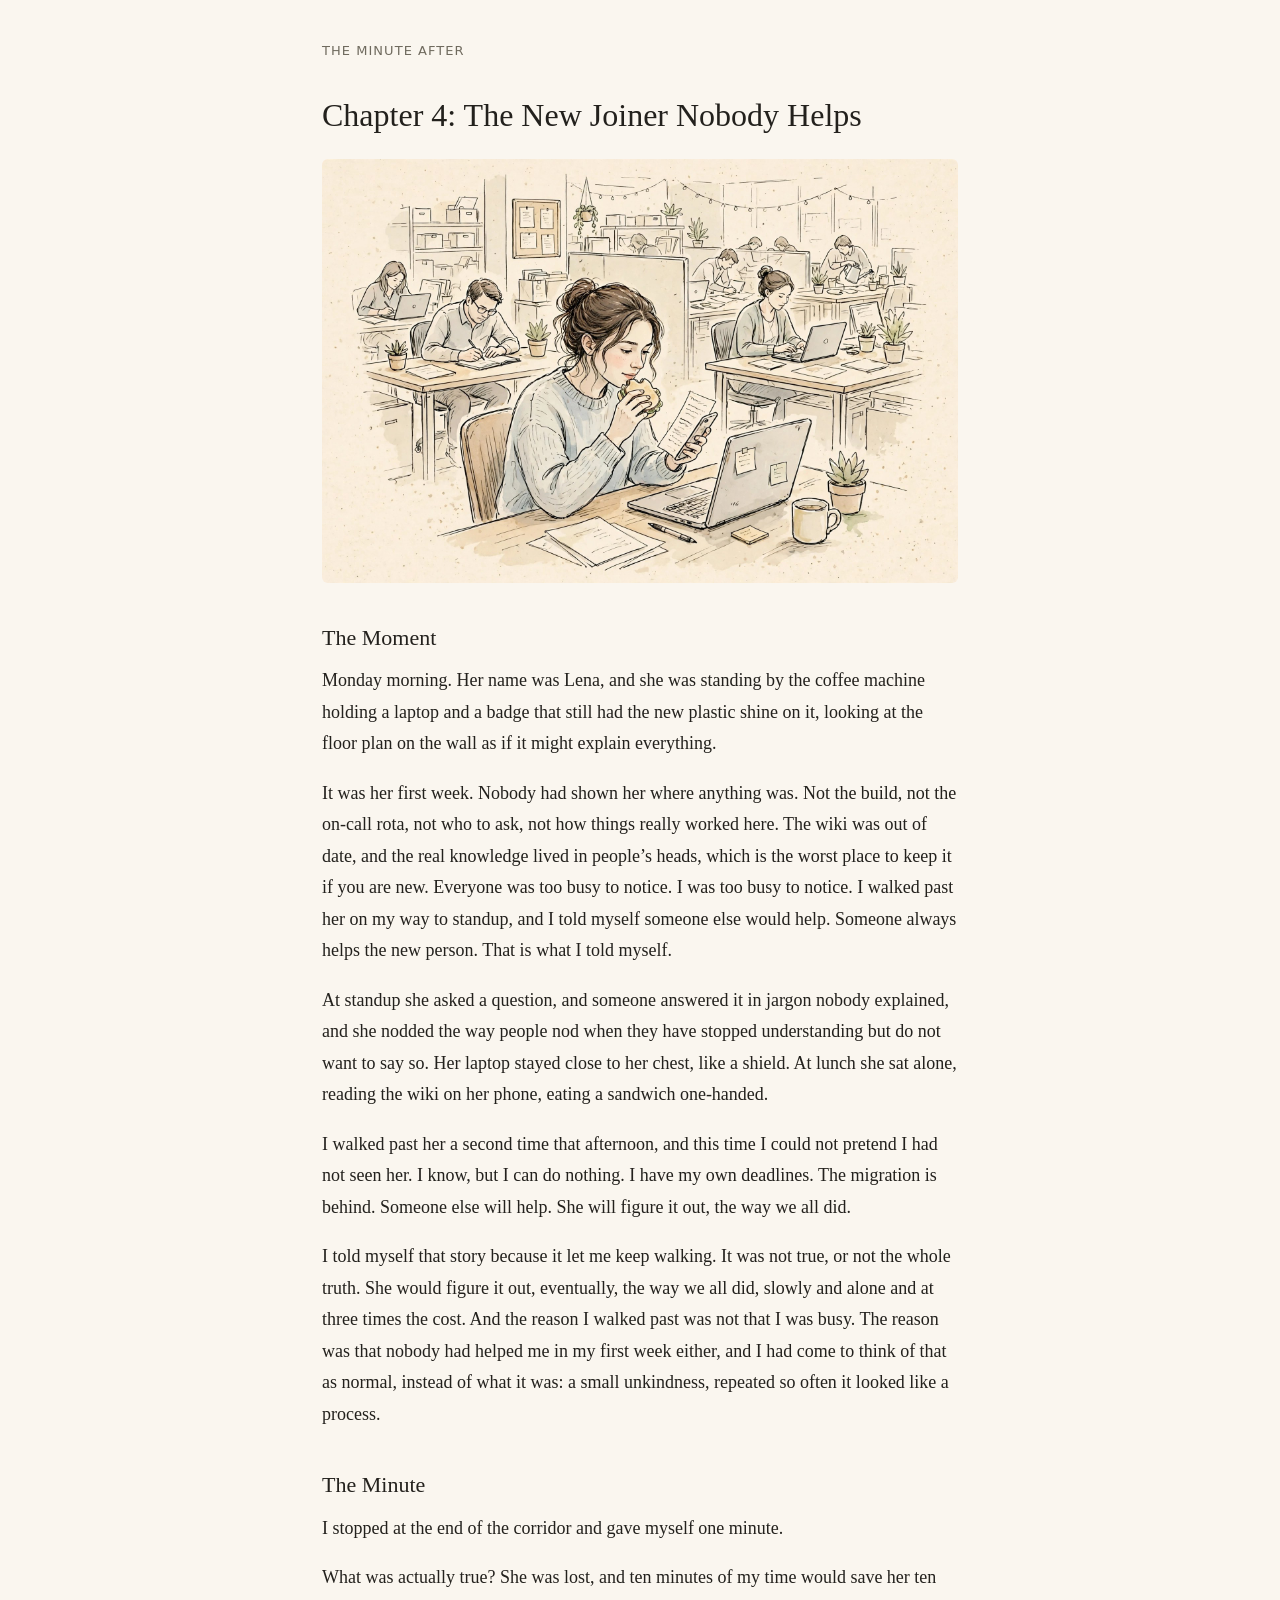
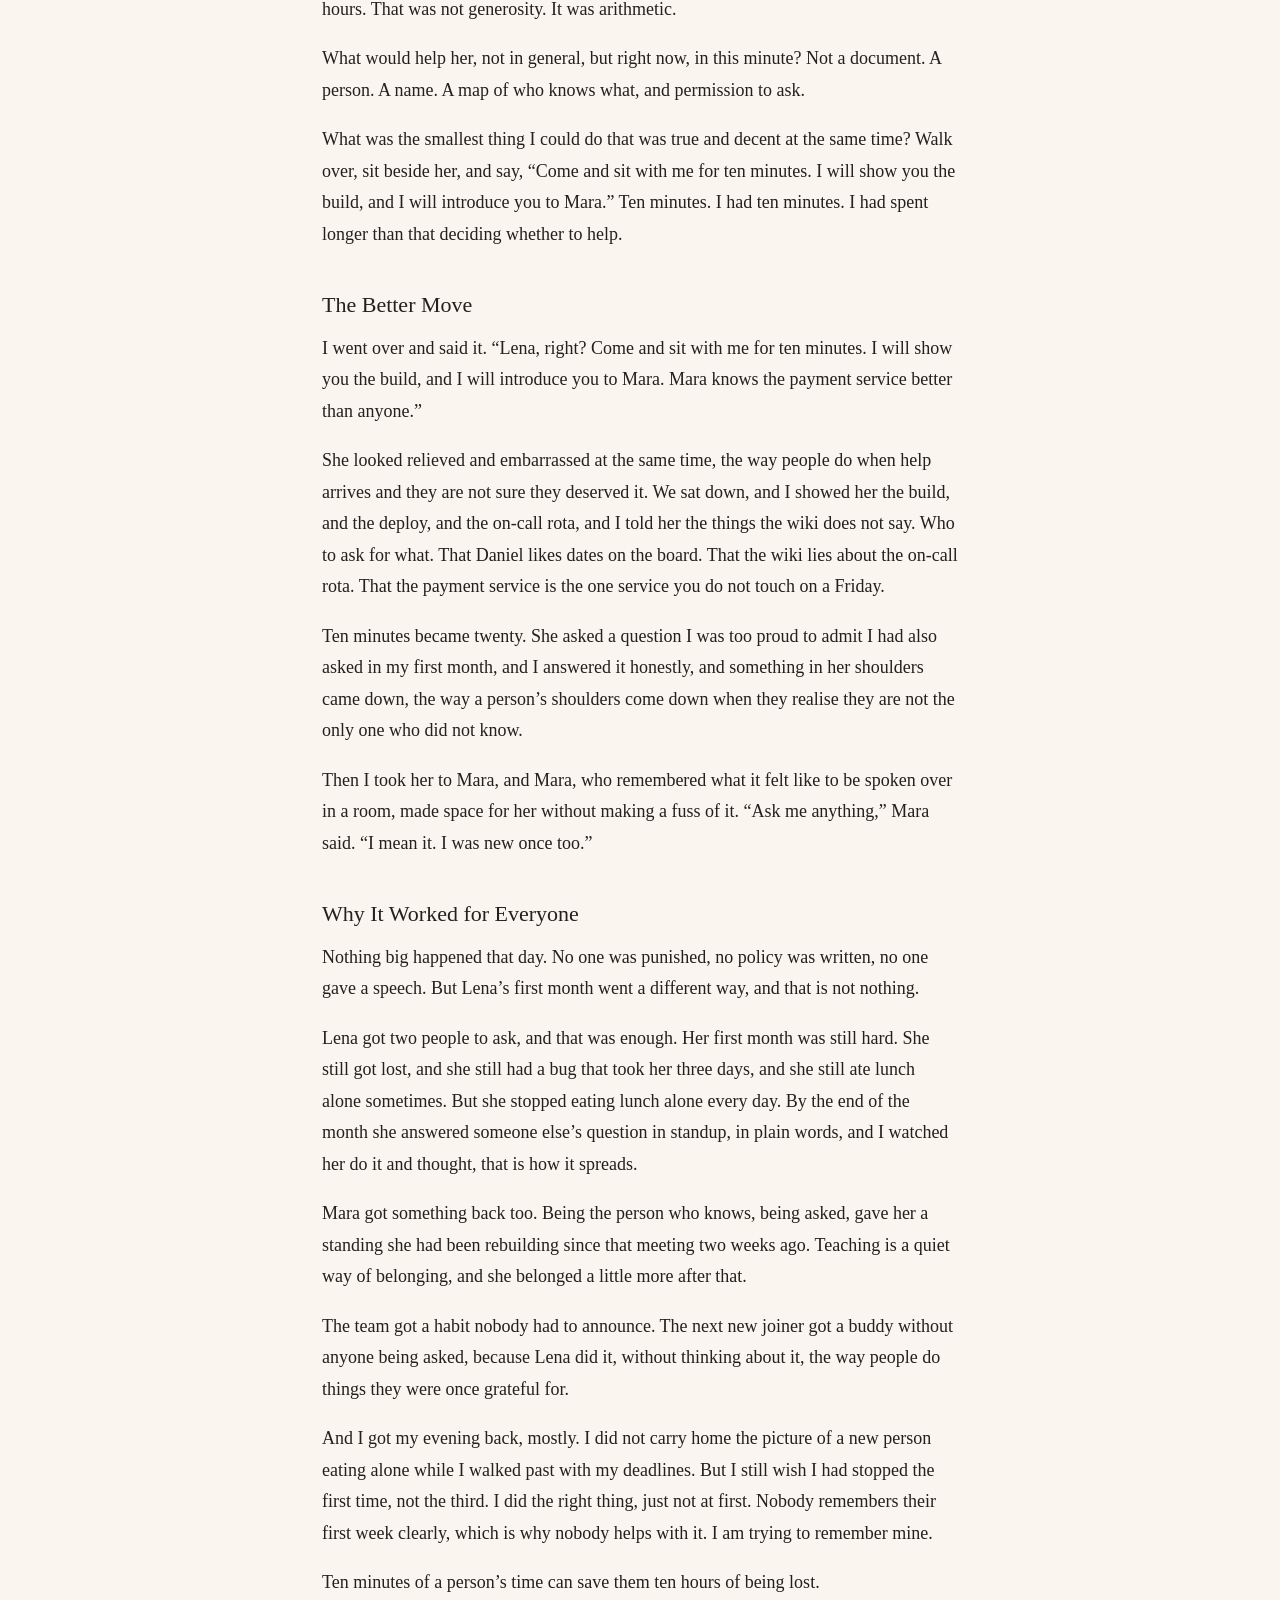
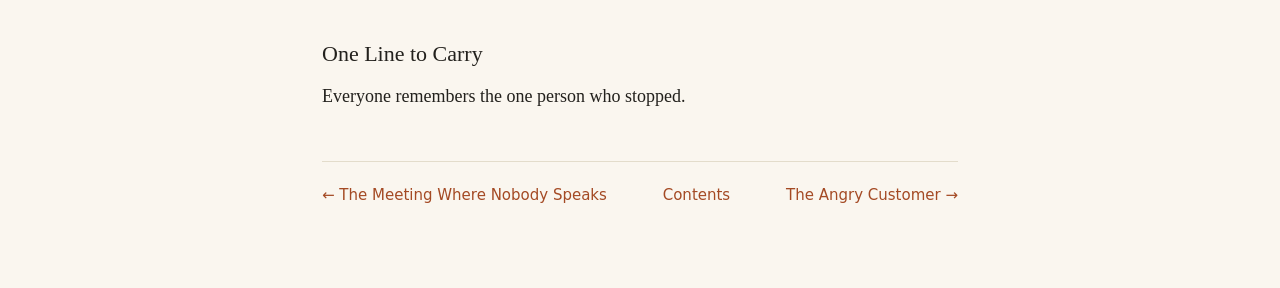
<file: docs/04-the-new-joiner-nobody-helps.html>
<!DOCTYPE html>
<html lang="en">
<head>
<meta charset="utf-8">
<meta name="viewport" content="width=device-width, initial-scale=1">
<title>Chapter 4: The New Joiner Nobody Helps | The Minute After</title>
<link rel="stylesheet" href="style.css">
</head>
<body>
<div class="wrap">

<div class="topnav"><a href="index.html">The Minute After</a></div>
<h1 class="chapter">Chapter 4: The New Joiner Nobody Helps</h1>
<img class="illustration" src="illustration-04-the-new-joiner-nobody-helps.jpg" alt="Illustration for Chapter 4: The New Joiner Nobody Helps">
<h2>The Moment</h2>
<p>Monday morning. Her name was Lena, and she was standing by the coffee machine holding a laptop and a badge that still had the new plastic shine on it, looking at the floor plan on the wall as if it might explain everything.</p>
<p>It was her first week. Nobody had shown her where anything was. Not the build, not the on-call rota, not who to ask, not how things really worked here. The wiki was out of date, and the real knowledge lived in people&rsquo;s heads, which is the worst place to keep it if you are new. Everyone was too busy to notice. I was too busy to notice. I walked past her on my way to standup, and I told myself someone else would help. Someone always helps the new person. That is what I told myself.</p>
<p>At standup she asked a question, and someone answered it in jargon nobody explained, and she nodded the way people nod when they have stopped understanding but do not want to say so. Her laptop stayed close to her chest, like a shield. At lunch she sat alone, reading the wiki on her phone, eating a sandwich one-handed.</p>
<p>I walked past her a second time that afternoon, and this time I could not pretend I had not seen her. I know, but I can do nothing. I have my own deadlines. The migration is behind. Someone else will help. She will figure it out, the way we all did.</p>
<p>I told myself that story because it let me keep walking. It was not true, or not the whole truth. She would figure it out, eventually, the way we all did, slowly and alone and at three times the cost. And the reason I walked past was not that I was busy. The reason was that nobody had helped me in my first week either, and I had come to think of that as normal, instead of what it was: a small unkindness, repeated so often it looked like a process.</p>
<h2>The Minute</h2>
<p>I stopped at the end of the corridor and gave myself one minute.</p>
<p>What was actually true? She was lost, and ten minutes of my time would save her ten hours. That was not generosity. It was arithmetic.</p>
<p>What would help her, not in general, but right now, in this minute? Not a document. A person. A name. A map of who knows what, and permission to ask.</p>
<p>What was the smallest thing I could do that was true and decent at the same time? Walk over, sit beside her, and say, &ldquo;Come and sit with me for ten minutes. I will show you the build, and I will introduce you to Mara.&rdquo; Ten minutes. I had ten minutes. I had spent longer than that deciding whether to help.</p>
<h2>The Better Move</h2>
<p>I went over and said it. &ldquo;Lena, right? Come and sit with me for ten minutes. I will show you the build, and I will introduce you to Mara. Mara knows the payment service better than anyone.&rdquo;</p>
<p>She looked relieved and embarrassed at the same time, the way people do when help arrives and they are not sure they deserved it. We sat down, and I showed her the build, and the deploy, and the on-call rota, and I told her the things the wiki does not say. Who to ask for what. That Daniel likes dates on the board. That the wiki lies about the on-call rota. That the payment service is the one service you do not touch on a Friday.</p>
<p>Ten minutes became twenty. She asked a question I was too proud to admit I had also asked in my first month, and I answered it honestly, and something in her shoulders came down, the way a person&rsquo;s shoulders come down when they realise they are not the only one who did not know.</p>
<p>Then I took her to Mara, and Mara, who remembered what it felt like to be spoken over in a room, made space for her without making a fuss of it. &ldquo;Ask me anything,&rdquo; Mara said. &ldquo;I mean it. I was new once too.&rdquo;</p>
<h2>Why It Worked for Everyone</h2>
<p>Nothing big happened that day. No one was punished, no policy was written, no one gave a speech. But Lena&rsquo;s first month went a different way, and that is not nothing.</p>
<p>Lena got two people to ask, and that was enough. Her first month was still hard. She still got lost, and she still had a bug that took her three days, and she still ate lunch alone sometimes. But she stopped eating lunch alone every day. By the end of the month she answered someone else&rsquo;s question in standup, in plain words, and I watched her do it and thought, that is how it spreads.</p>
<p>Mara got something back too. Being the person who knows, being asked, gave her a standing she had been rebuilding since that meeting two weeks ago. Teaching is a quiet way of belonging, and she belonged a little more after that.</p>
<p>The team got a habit nobody had to announce. The next new joiner got a buddy without anyone being asked, because Lena did it, without thinking about it, the way people do things they were once grateful for.</p>
<p>And I got my evening back, mostly. I did not carry home the picture of a new person eating alone while I walked past with my deadlines. But I still wish I had stopped the first time, not the third. I did the right thing, just not at first. Nobody remembers their first week clearly, which is why nobody helps with it. I am trying to remember mine.</p>
<p>Ten minutes of a person&rsquo;s time can save them ten hours of being lost.</p>
<h2>One Line to Carry</h2>
<p>Everyone remembers the one person who stopped.</p>
<div class="chapternav"><span><a href="03-the-meeting-where-nobody-speaks.html">&larr; The Meeting Where Nobody Speaks</a></span><span><a href="index.html">Contents</a></span><span><a href="05-the-angry-customer.html">The Angry Customer &rarr;</a></span></div>

</div>
</body>
</html>
</file>
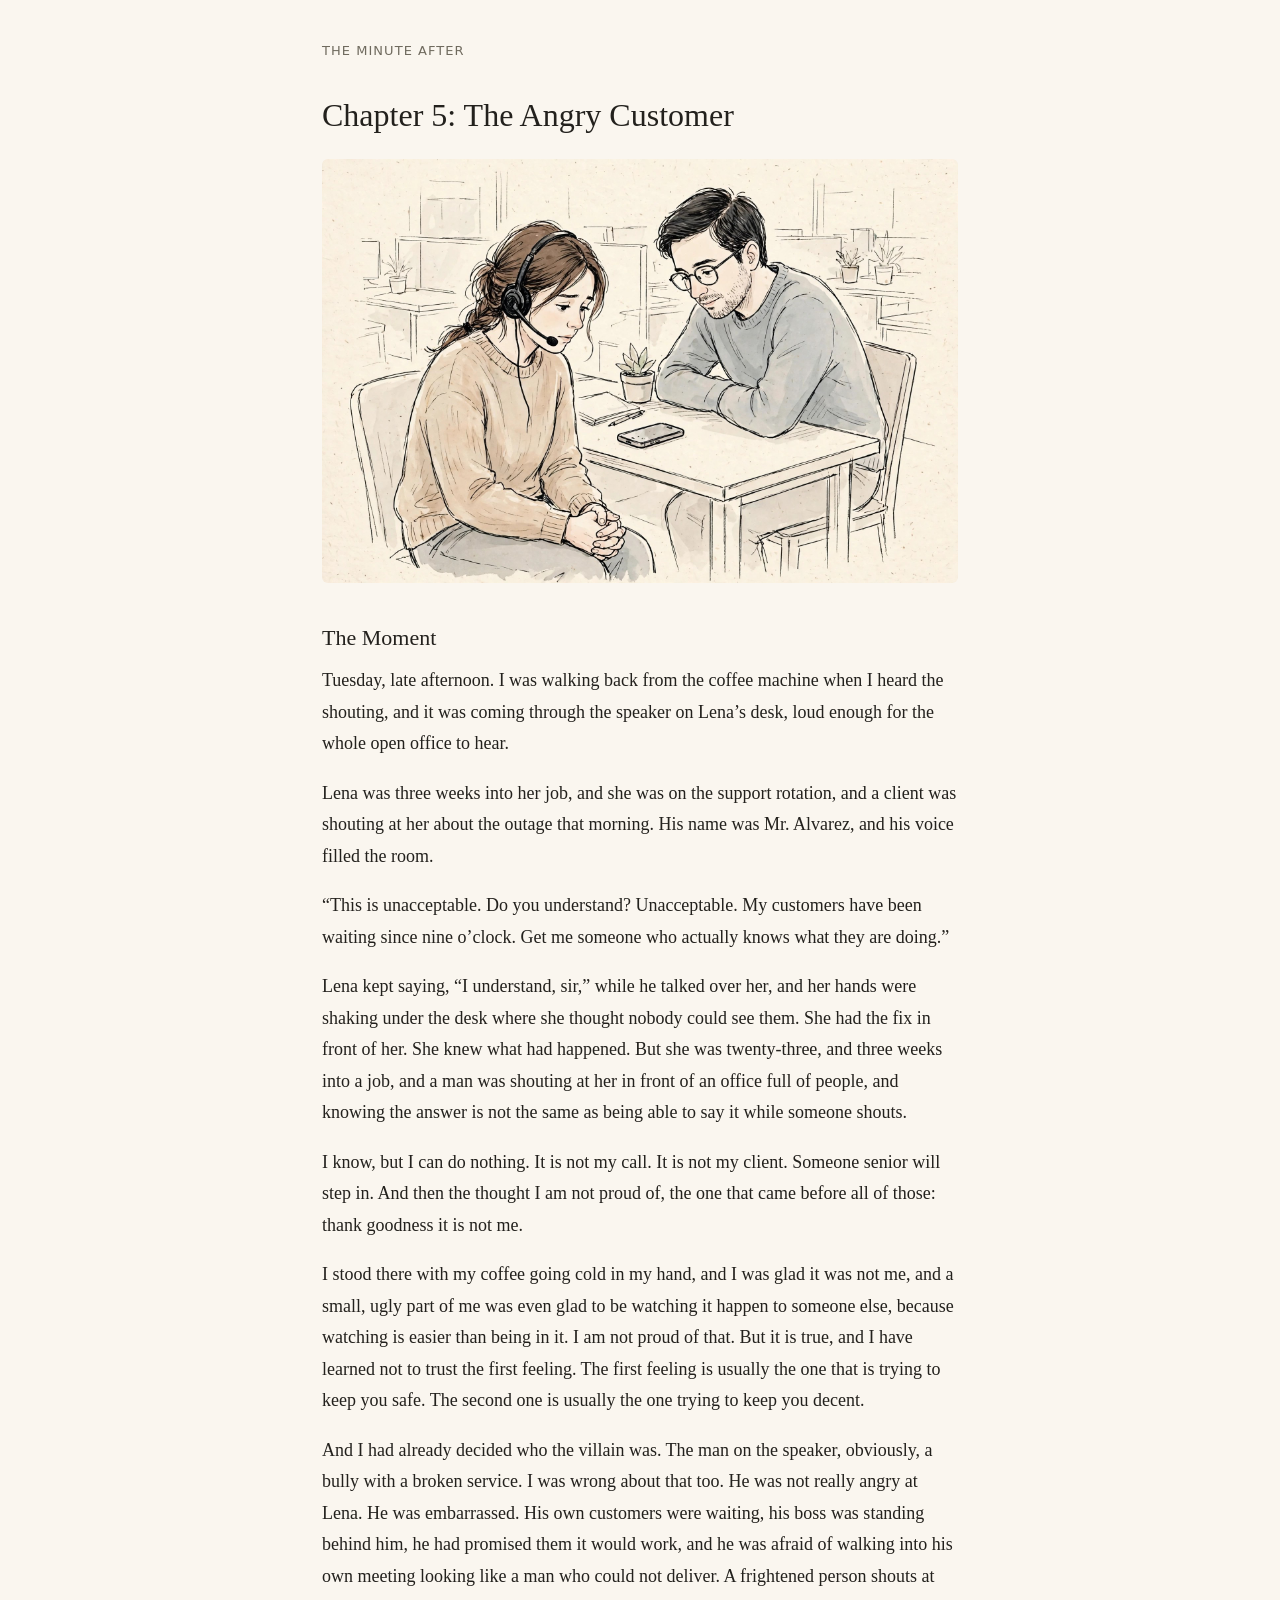
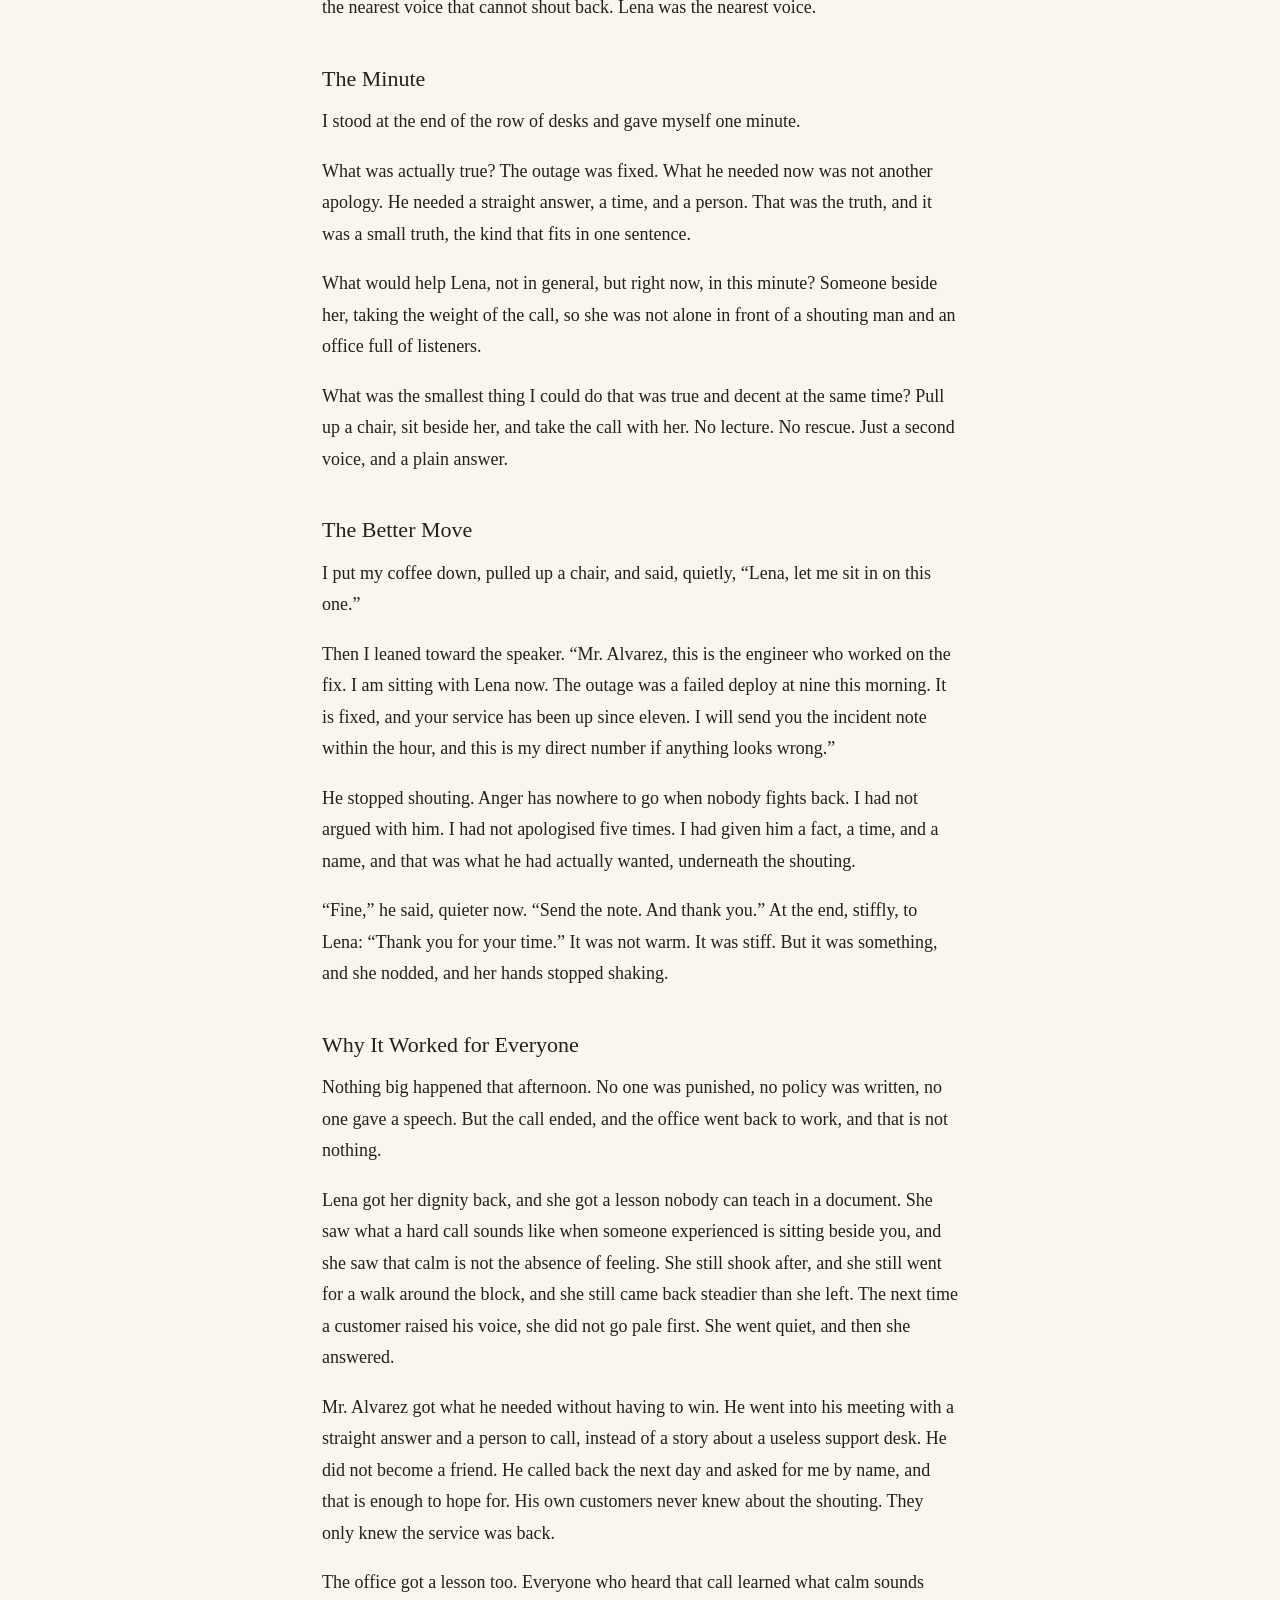
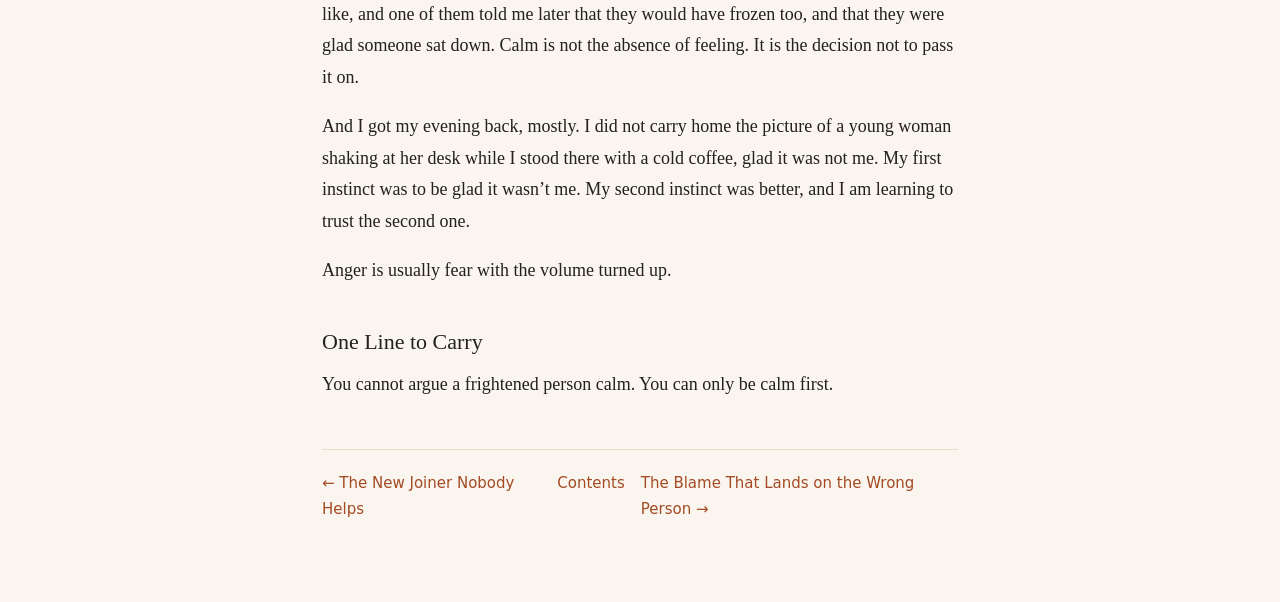
<file: docs/05-the-angry-customer.html>
<!DOCTYPE html>
<html lang="en">
<head>
<meta charset="utf-8">
<meta name="viewport" content="width=device-width, initial-scale=1">
<title>Chapter 5: The Angry Customer | The Minute After</title>
<link rel="stylesheet" href="style.css">
</head>
<body>
<div class="wrap">

<div class="topnav"><a href="index.html">The Minute After</a></div>
<h1 class="chapter">Chapter 5: The Angry Customer</h1>
<img class="illustration" src="illustration-05-the-angry-customer.jpg" alt="Illustration for Chapter 5: The Angry Customer">
<h2>The Moment</h2>
<p>Tuesday, late afternoon. I was walking back from the coffee machine when I heard the shouting, and it was coming through the speaker on Lena&rsquo;s desk, loud enough for the whole open office to hear.</p>
<p>Lena was three weeks into her job, and she was on the support rotation, and a client was shouting at her about the outage that morning. His name was Mr. Alvarez, and his voice filled the room.</p>
<p>&ldquo;This is unacceptable. Do you understand? Unacceptable. My customers have been waiting since nine o&rsquo;clock. Get me someone who actually knows what they are doing.&rdquo;</p>
<p>Lena kept saying, &ldquo;I understand, sir,&rdquo; while he talked over her, and her hands were shaking under the desk where she thought nobody could see them. She had the fix in front of her. She knew what had happened. But she was twenty-three, and three weeks into a job, and a man was shouting at her in front of an office full of people, and knowing the answer is not the same as being able to say it while someone shouts.</p>
<p>I know, but I can do nothing. It is not my call. It is not my client. Someone senior will step in. And then the thought I am not proud of, the one that came before all of those: thank goodness it is not me.</p>
<p>I stood there with my coffee going cold in my hand, and I was glad it was not me, and a small, ugly part of me was even glad to be watching it happen to someone else, because watching is easier than being in it. I am not proud of that. But it is true, and I have learned not to trust the first feeling. The first feeling is usually the one that is trying to keep you safe. The second one is usually the one trying to keep you decent.</p>
<p>And I had already decided who the villain was. The man on the speaker, obviously, a bully with a broken service. I was wrong about that too. He was not really angry at Lena. He was embarrassed. His own customers were waiting, his boss was standing behind him, he had promised them it would work, and he was afraid of walking into his own meeting looking like a man who could not deliver. A frightened person shouts at the nearest voice that cannot shout back. Lena was the nearest voice.</p>
<h2>The Minute</h2>
<p>I stood at the end of the row of desks and gave myself one minute.</p>
<p>What was actually true? The outage was fixed. What he needed now was not another apology. He needed a straight answer, a time, and a person. That was the truth, and it was a small truth, the kind that fits in one sentence.</p>
<p>What would help Lena, not in general, but right now, in this minute? Someone beside her, taking the weight of the call, so she was not alone in front of a shouting man and an office full of listeners.</p>
<p>What was the smallest thing I could do that was true and decent at the same time? Pull up a chair, sit beside her, and take the call with her. No lecture. No rescue. Just a second voice, and a plain answer.</p>
<h2>The Better Move</h2>
<p>I put my coffee down, pulled up a chair, and said, quietly, &ldquo;Lena, let me sit in on this one.&rdquo;</p>
<p>Then I leaned toward the speaker. &ldquo;Mr. Alvarez, this is the engineer who worked on the fix. I am sitting with Lena now. The outage was a failed deploy at nine this morning. It is fixed, and your service has been up since eleven. I will send you the incident note within the hour, and this is my direct number if anything looks wrong.&rdquo;</p>
<p>He stopped shouting. Anger has nowhere to go when nobody fights back. I had not argued with him. I had not apologised five times. I had given him a fact, a time, and a name, and that was what he had actually wanted, underneath the shouting.</p>
<p>&ldquo;Fine,&rdquo; he said, quieter now. &ldquo;Send the note. And thank you.&rdquo; At the end, stiffly, to Lena: &ldquo;Thank you for your time.&rdquo; It was not warm. It was stiff. But it was something, and she nodded, and her hands stopped shaking.</p>
<h2>Why It Worked for Everyone</h2>
<p>Nothing big happened that afternoon. No one was punished, no policy was written, no one gave a speech. But the call ended, and the office went back to work, and that is not nothing.</p>
<p>Lena got her dignity back, and she got a lesson nobody can teach in a document. She saw what a hard call sounds like when someone experienced is sitting beside you, and she saw that calm is not the absence of feeling. She still shook after, and she still went for a walk around the block, and she still came back steadier than she left. The next time a customer raised his voice, she did not go pale first. She went quiet, and then she answered.</p>
<p>Mr. Alvarez got what he needed without having to win. He went into his meeting with a straight answer and a person to call, instead of a story about a useless support desk. He did not become a friend. He called back the next day and asked for me by name, and that is enough to hope for. His own customers never knew about the shouting. They only knew the service was back.</p>
<p>The office got a lesson too. Everyone who heard that call learned what calm sounds like, and one of them told me later that they would have frozen too, and that they were glad someone sat down. Calm is not the absence of feeling. It is the decision not to pass it on.</p>
<p>And I got my evening back, mostly. I did not carry home the picture of a young woman shaking at her desk while I stood there with a cold coffee, glad it was not me. My first instinct was to be glad it wasn&rsquo;t me. My second instinct was better, and I am learning to trust the second one.</p>
<p>Anger is usually fear with the volume turned up.</p>
<h2>One Line to Carry</h2>
<p>You cannot argue a frightened person calm. You can only be calm first.</p>
<div class="chapternav"><span><a href="04-the-new-joiner-nobody-helps.html">&larr; The New Joiner Nobody Helps</a></span><span><a href="index.html">Contents</a></span><span><a href="06-the-blame-that-lands-on-the-wrong-person.html">The Blame That Lands on the Wrong Person &rarr;</a></span></div>

</div>
</body>
</html>
</file>
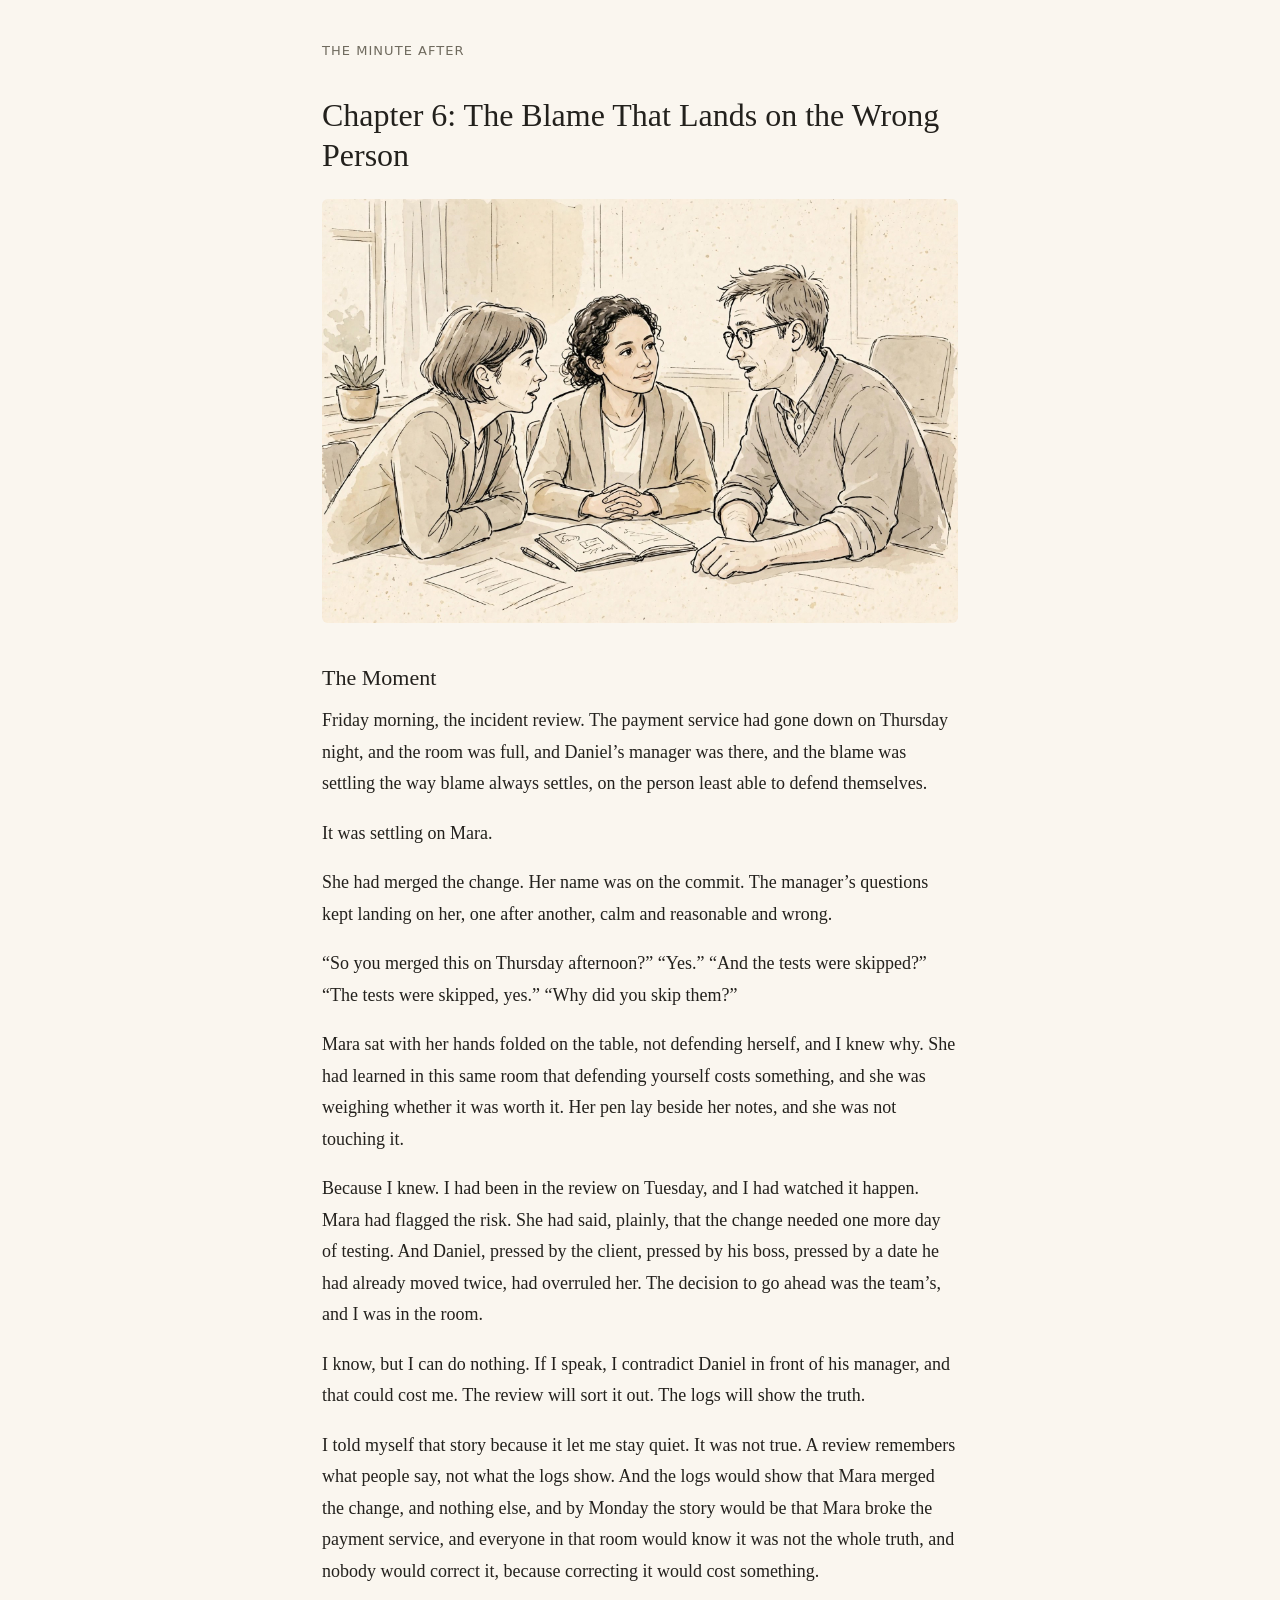
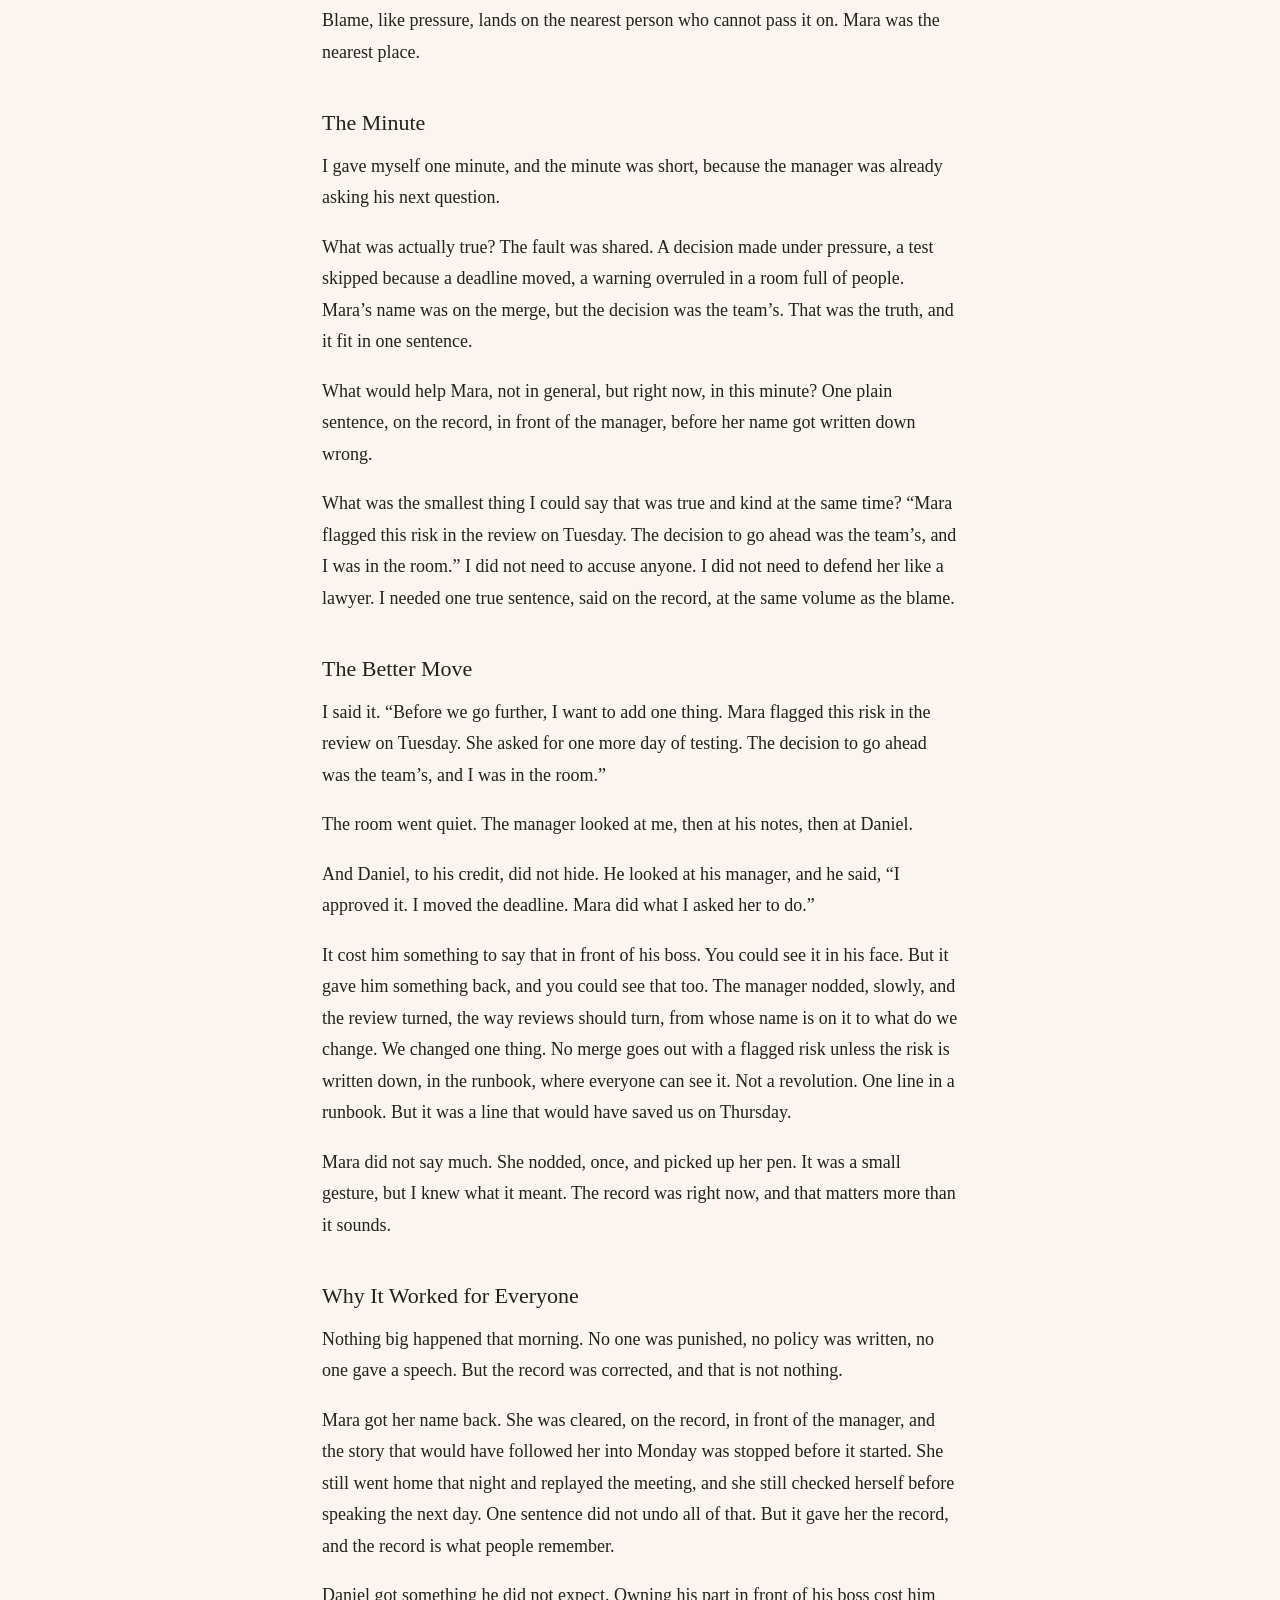
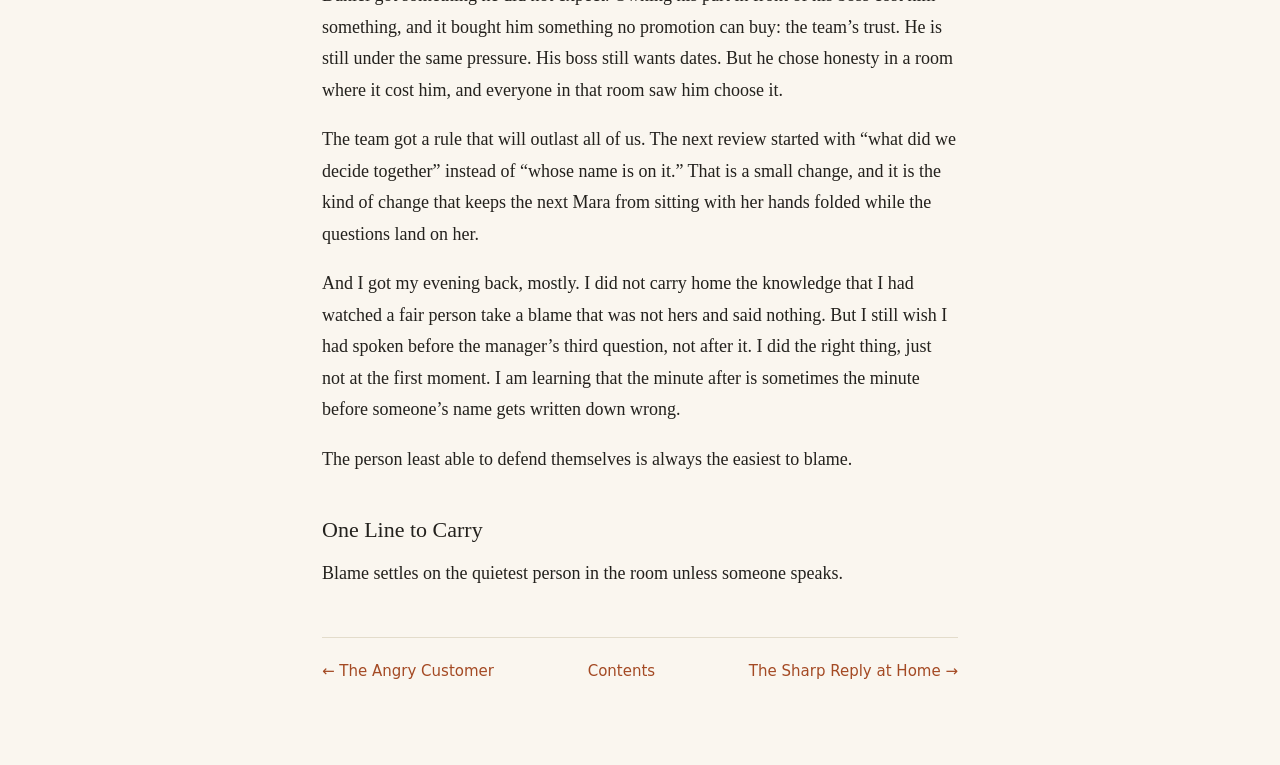
<file: docs/06-the-blame-that-lands-on-the-wrong-person.html>
<!DOCTYPE html>
<html lang="en">
<head>
<meta charset="utf-8">
<meta name="viewport" content="width=device-width, initial-scale=1">
<title>Chapter 6: The Blame That Lands on the Wrong Person | The Minute After</title>
<link rel="stylesheet" href="style.css">
</head>
<body>
<div class="wrap">

<div class="topnav"><a href="index.html">The Minute After</a></div>
<h1 class="chapter">Chapter 6: The Blame That Lands on the Wrong Person</h1>
<img class="illustration" src="illustration-06-the-blame-that-lands-on-the-wrong-person.jpg" alt="Illustration for Chapter 6: The Blame That Lands on the Wrong Person">
<h2>The Moment</h2>
<p>Friday morning, the incident review. The payment service had gone down on Thursday night, and the room was full, and Daniel&rsquo;s manager was there, and the blame was settling the way blame always settles, on the person least able to defend themselves.</p>
<p>It was settling on Mara.</p>
<p>She had merged the change. Her name was on the commit. The manager&rsquo;s questions kept landing on her, one after another, calm and reasonable and wrong.</p>
<p>&ldquo;So you merged this on Thursday afternoon?&rdquo;
&ldquo;Yes.&rdquo;
&ldquo;And the tests were skipped?&rdquo;
&ldquo;The tests were skipped, yes.&rdquo;
&ldquo;Why did you skip them?&rdquo;</p>
<p>Mara sat with her hands folded on the table, not defending herself, and I knew why. She had learned in this same room that defending yourself costs something, and she was weighing whether it was worth it. Her pen lay beside her notes, and she was not touching it.</p>
<p>Because I knew. I had been in the review on Tuesday, and I had watched it happen. Mara had flagged the risk. She had said, plainly, that the change needed one more day of testing. And Daniel, pressed by the client, pressed by his boss, pressed by a date he had already moved twice, had overruled her. The decision to go ahead was the team&rsquo;s, and I was in the room.</p>
<p>I know, but I can do nothing. If I speak, I contradict Daniel in front of his manager, and that could cost me. The review will sort it out. The logs will show the truth.</p>
<p>I told myself that story because it let me stay quiet. It was not true. A review remembers what people say, not what the logs show. And the logs would show that Mara merged the change, and nothing else, and by Monday the story would be that Mara broke the payment service, and everyone in that room would know it was not the whole truth, and nobody would correct it, because correcting it would cost something.</p>
<p>Blame, like pressure, lands on the nearest person who cannot pass it on. Mara was the nearest place.</p>
<h2>The Minute</h2>
<p>I gave myself one minute, and the minute was short, because the manager was already asking his next question.</p>
<p>What was actually true? The fault was shared. A decision made under pressure, a test skipped because a deadline moved, a warning overruled in a room full of people. Mara&rsquo;s name was on the merge, but the decision was the team&rsquo;s. That was the truth, and it fit in one sentence.</p>
<p>What would help Mara, not in general, but right now, in this minute? One plain sentence, on the record, in front of the manager, before her name got written down wrong.</p>
<p>What was the smallest thing I could say that was true and kind at the same time? &ldquo;Mara flagged this risk in the review on Tuesday. The decision to go ahead was the team&rsquo;s, and I was in the room.&rdquo; I did not need to accuse anyone. I did not need to defend her like a lawyer. I needed one true sentence, said on the record, at the same volume as the blame.</p>
<h2>The Better Move</h2>
<p>I said it. &ldquo;Before we go further, I want to add one thing. Mara flagged this risk in the review on Tuesday. She asked for one more day of testing. The decision to go ahead was the team&rsquo;s, and I was in the room.&rdquo;</p>
<p>The room went quiet. The manager looked at me, then at his notes, then at Daniel.</p>
<p>And Daniel, to his credit, did not hide. He looked at his manager, and he said, &ldquo;I approved it. I moved the deadline. Mara did what I asked her to do.&rdquo;</p>
<p>It cost him something to say that in front of his boss. You could see it in his face. But it gave him something back, and you could see that too. The manager nodded, slowly, and the review turned, the way reviews should turn, from whose name is on it to what do we change. We changed one thing. No merge goes out with a flagged risk unless the risk is written down, in the runbook, where everyone can see it. Not a revolution. One line in a runbook. But it was a line that would have saved us on Thursday.</p>
<p>Mara did not say much. She nodded, once, and picked up her pen. It was a small gesture, but I knew what it meant. The record was right now, and that matters more than it sounds.</p>
<h2>Why It Worked for Everyone</h2>
<p>Nothing big happened that morning. No one was punished, no policy was written, no one gave a speech. But the record was corrected, and that is not nothing.</p>
<p>Mara got her name back. She was cleared, on the record, in front of the manager, and the story that would have followed her into Monday was stopped before it started. She still went home that night and replayed the meeting, and she still checked herself before speaking the next day. One sentence did not undo all of that. But it gave her the record, and the record is what people remember.</p>
<p>Daniel got something he did not expect. Owning his part in front of his boss cost him something, and it bought him something no promotion can buy: the team&rsquo;s trust. He is still under the same pressure. His boss still wants dates. But he chose honesty in a room where it cost him, and everyone in that room saw him choose it.</p>
<p>The team got a rule that will outlast all of us. The next review started with &ldquo;what did we decide together&rdquo; instead of &ldquo;whose name is on it.&rdquo; That is a small change, and it is the kind of change that keeps the next Mara from sitting with her hands folded while the questions land on her.</p>
<p>And I got my evening back, mostly. I did not carry home the knowledge that I had watched a fair person take a blame that was not hers and said nothing. But I still wish I had spoken before the manager&rsquo;s third question, not after it. I did the right thing, just not at the first moment. I am learning that the minute after is sometimes the minute before someone&rsquo;s name gets written down wrong.</p>
<p>The person least able to defend themselves is always the easiest to blame.</p>
<h2>One Line to Carry</h2>
<p>Blame settles on the quietest person in the room unless someone speaks.</p>
<div class="chapternav"><span><a href="05-the-angry-customer.html">&larr; The Angry Customer</a></span><span><a href="index.html">Contents</a></span><span><a href="07-the-sharp-reply-at-home.html">The Sharp Reply at Home &rarr;</a></span></div>

</div>
</body>
</html>
</file>
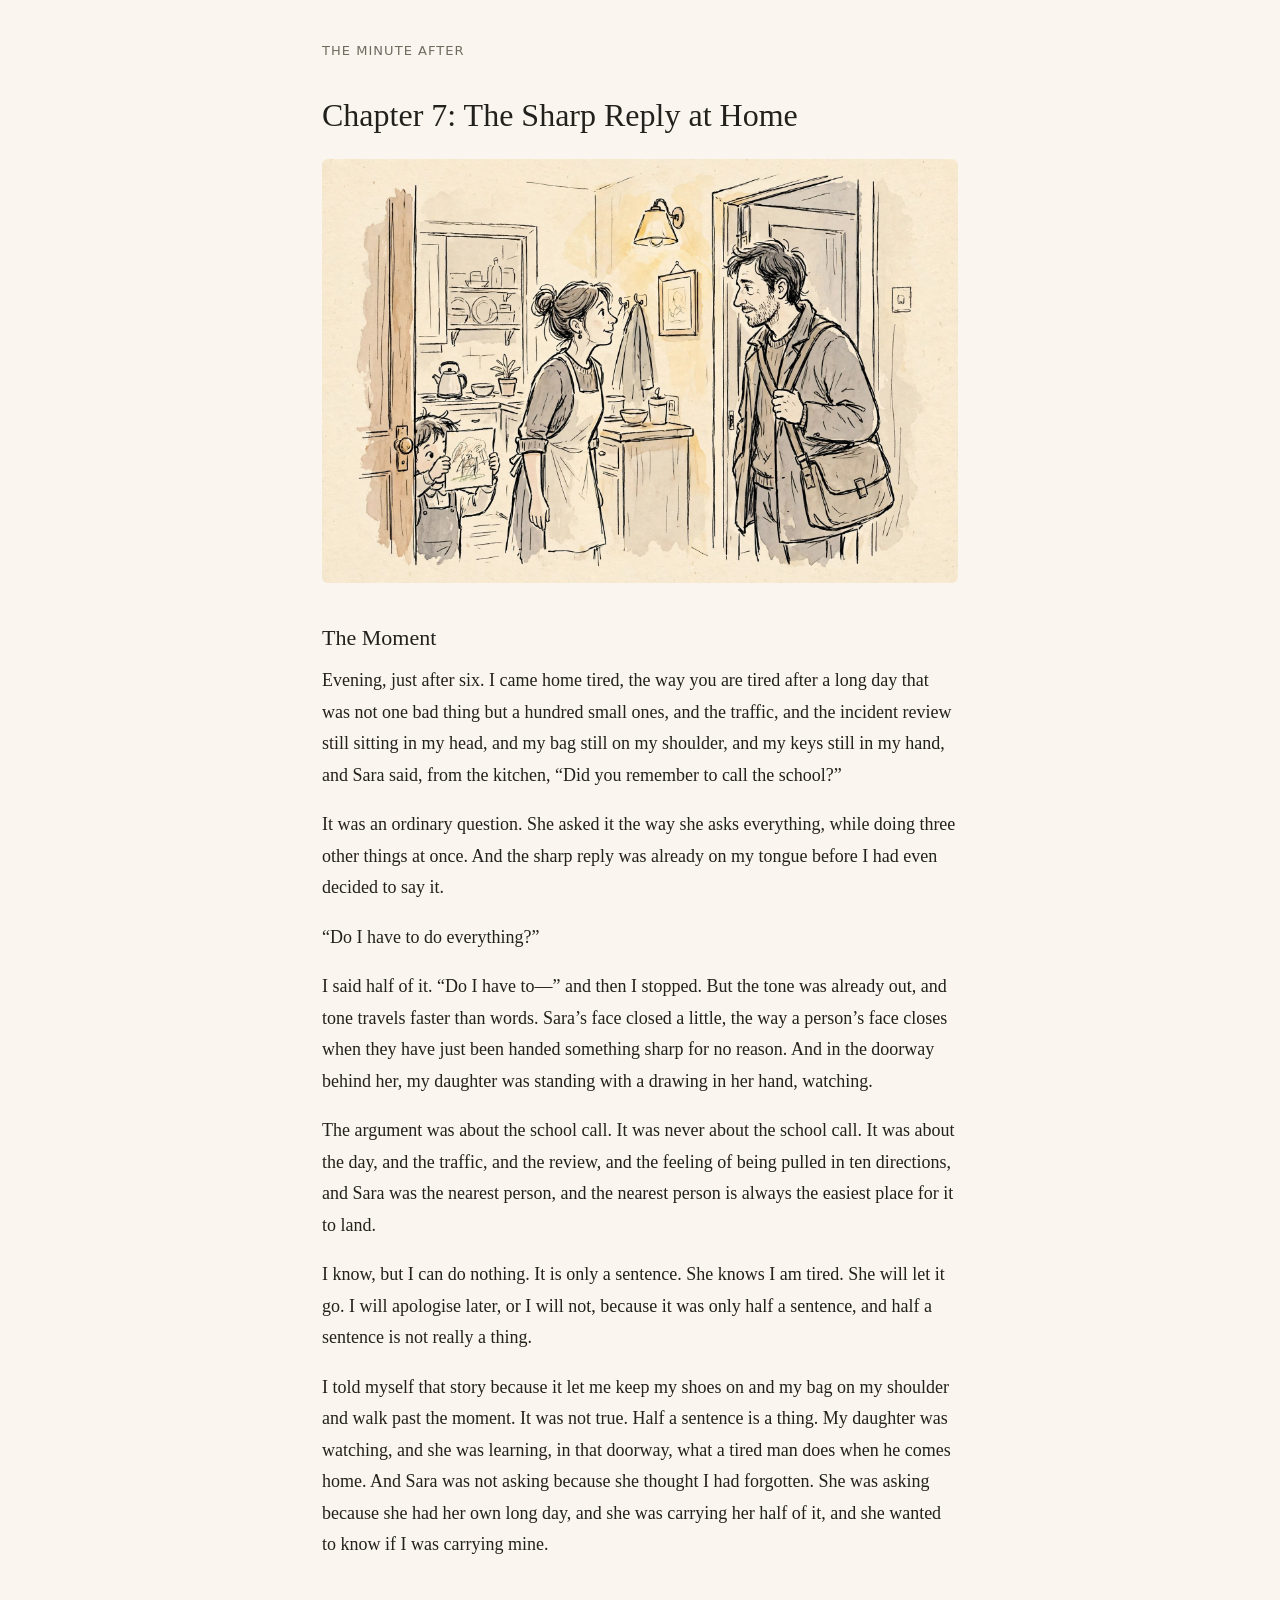
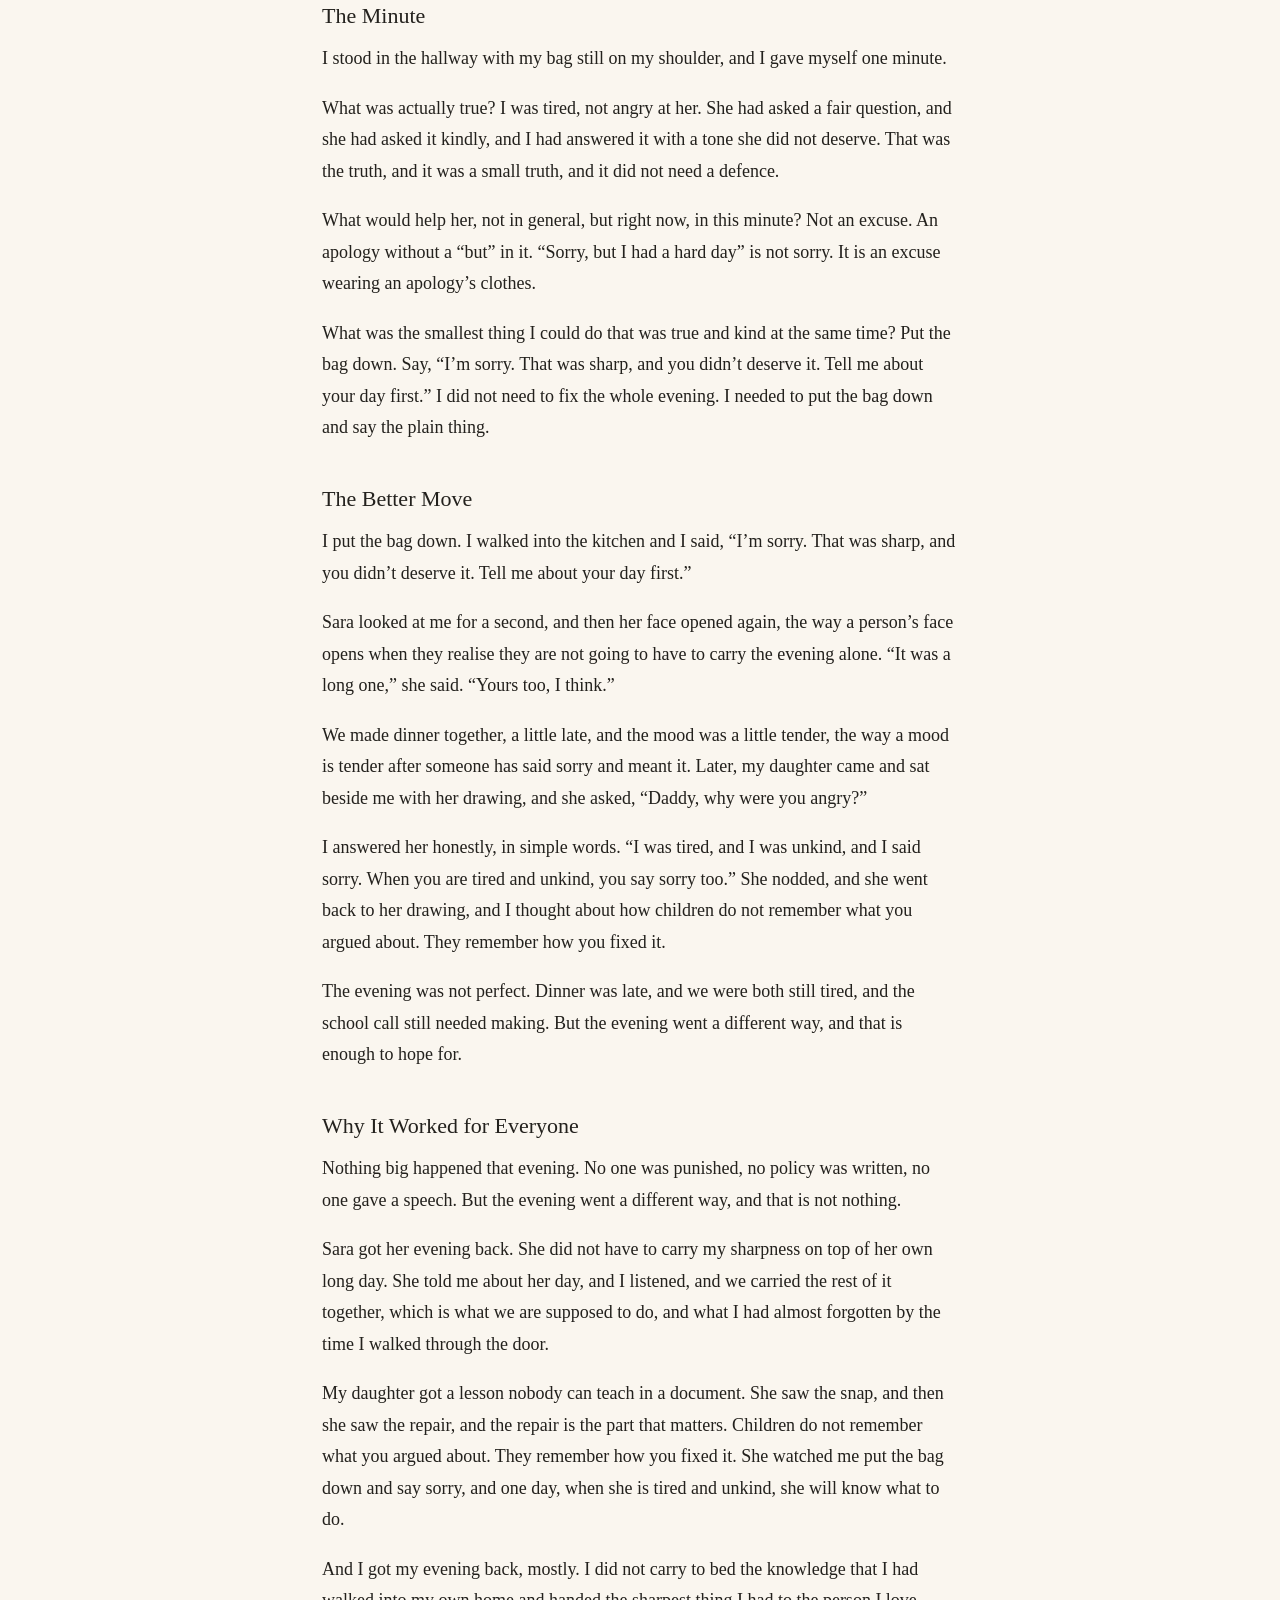
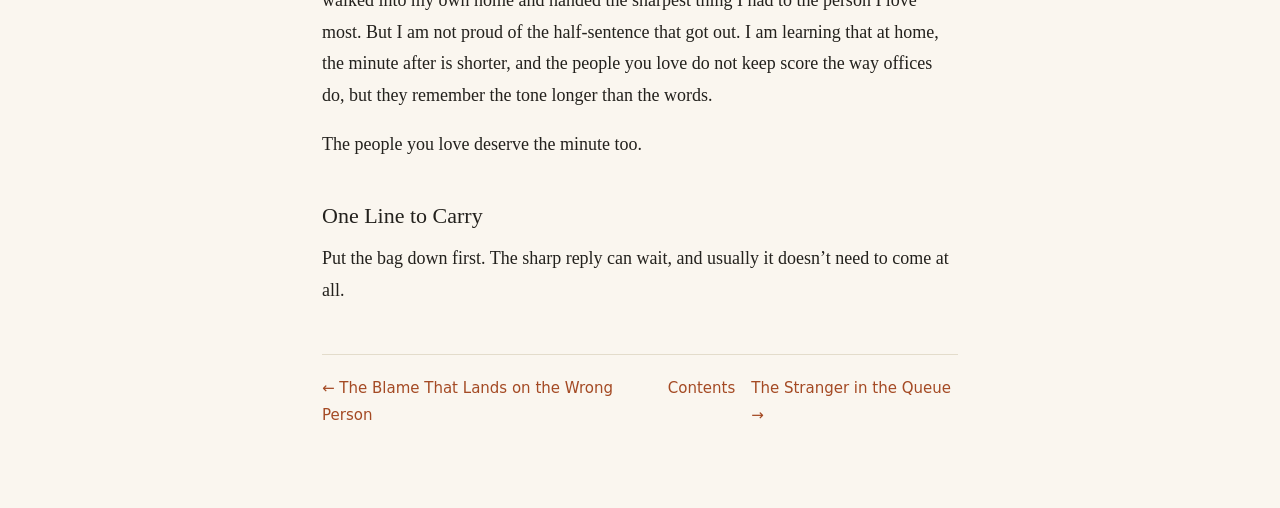
<file: docs/07-the-sharp-reply-at-home.html>
<!DOCTYPE html>
<html lang="en">
<head>
<meta charset="utf-8">
<meta name="viewport" content="width=device-width, initial-scale=1">
<title>Chapter 7: The Sharp Reply at Home | The Minute After</title>
<link rel="stylesheet" href="style.css">
</head>
<body>
<div class="wrap">

<div class="topnav"><a href="index.html">The Minute After</a></div>
<h1 class="chapter">Chapter 7: The Sharp Reply at Home</h1>
<img class="illustration" src="illustration-07-the-sharp-reply-at-home.jpg" alt="Illustration for Chapter 7: The Sharp Reply at Home">
<h2>The Moment</h2>
<p>Evening, just after six. I came home tired, the way you are tired after a long day that was not one bad thing but a hundred small ones, and the traffic, and the incident review still sitting in my head, and my bag still on my shoulder, and my keys still in my hand, and Sara said, from the kitchen, &ldquo;Did you remember to call the school?&rdquo;</p>
<p>It was an ordinary question. She asked it the way she asks everything, while doing three other things at once. And the sharp reply was already on my tongue before I had even decided to say it.</p>
<p>&ldquo;Do I have to do everything?&rdquo;</p>
<p>I said half of it. &ldquo;Do I have to—&rdquo; and then I stopped. But the tone was already out, and tone travels faster than words. Sara&rsquo;s face closed a little, the way a person&rsquo;s face closes when they have just been handed something sharp for no reason. And in the doorway behind her, my daughter was standing with a drawing in her hand, watching.</p>
<p>The argument was about the school call. It was never about the school call. It was about the day, and the traffic, and the review, and the feeling of being pulled in ten directions, and Sara was the nearest person, and the nearest person is always the easiest place for it to land.</p>
<p>I know, but I can do nothing. It is only a sentence. She knows I am tired. She will let it go. I will apologise later, or I will not, because it was only half a sentence, and half a sentence is not really a thing.</p>
<p>I told myself that story because it let me keep my shoes on and my bag on my shoulder and walk past the moment. It was not true. Half a sentence is a thing. My daughter was watching, and she was learning, in that doorway, what a tired man does when he comes home. And Sara was not asking because she thought I had forgotten. She was asking because she had her own long day, and she was carrying her half of it, and she wanted to know if I was carrying mine.</p>
<h2>The Minute</h2>
<p>I stood in the hallway with my bag still on my shoulder, and I gave myself one minute.</p>
<p>What was actually true? I was tired, not angry at her. She had asked a fair question, and she had asked it kindly, and I had answered it with a tone she did not deserve. That was the truth, and it was a small truth, and it did not need a defence.</p>
<p>What would help her, not in general, but right now, in this minute? Not an excuse. An apology without a &ldquo;but&rdquo; in it. &ldquo;Sorry, but I had a hard day&rdquo; is not sorry. It is an excuse wearing an apology&rsquo;s clothes.</p>
<p>What was the smallest thing I could do that was true and kind at the same time? Put the bag down. Say, &ldquo;I&rsquo;m sorry. That was sharp, and you didn&rsquo;t deserve it. Tell me about your day first.&rdquo; I did not need to fix the whole evening. I needed to put the bag down and say the plain thing.</p>
<h2>The Better Move</h2>
<p>I put the bag down. I walked into the kitchen and I said, &ldquo;I&rsquo;m sorry. That was sharp, and you didn&rsquo;t deserve it. Tell me about your day first.&rdquo;</p>
<p>Sara looked at me for a second, and then her face opened again, the way a person&rsquo;s face opens when they realise they are not going to have to carry the evening alone. &ldquo;It was a long one,&rdquo; she said. &ldquo;Yours too, I think.&rdquo;</p>
<p>We made dinner together, a little late, and the mood was a little tender, the way a mood is tender after someone has said sorry and meant it. Later, my daughter came and sat beside me with her drawing, and she asked, &ldquo;Daddy, why were you angry?&rdquo;</p>
<p>I answered her honestly, in simple words. &ldquo;I was tired, and I was unkind, and I said sorry. When you are tired and unkind, you say sorry too.&rdquo; She nodded, and she went back to her drawing, and I thought about how children do not remember what you argued about. They remember how you fixed it.</p>
<p>The evening was not perfect. Dinner was late, and we were both still tired, and the school call still needed making. But the evening went a different way, and that is enough to hope for.</p>
<h2>Why It Worked for Everyone</h2>
<p>Nothing big happened that evening. No one was punished, no policy was written, no one gave a speech. But the evening went a different way, and that is not nothing.</p>
<p>Sara got her evening back. She did not have to carry my sharpness on top of her own long day. She told me about her day, and I listened, and we carried the rest of it together, which is what we are supposed to do, and what I had almost forgotten by the time I walked through the door.</p>
<p>My daughter got a lesson nobody can teach in a document. She saw the snap, and then she saw the repair, and the repair is the part that matters. Children do not remember what you argued about. They remember how you fixed it. She watched me put the bag down and say sorry, and one day, when she is tired and unkind, she will know what to do.</p>
<p>And I got my evening back, mostly. I did not carry to bed the knowledge that I had walked into my own home and handed the sharpest thing I had to the person I love most. But I am not proud of the half-sentence that got out. I am learning that at home, the minute after is shorter, and the people you love do not keep score the way offices do, but they remember the tone longer than the words.</p>
<p>The people you love deserve the minute too.</p>
<h2>One Line to Carry</h2>
<p>Put the bag down first. The sharp reply can wait, and usually it doesn&rsquo;t need to come at all.</p>
<div class="chapternav"><span><a href="06-the-blame-that-lands-on-the-wrong-person.html">&larr; The Blame That Lands on the Wrong Person</a></span><span><a href="index.html">Contents</a></span><span><a href="08-the-stranger-in-the-queue.html">The Stranger in the Queue &rarr;</a></span></div>

</div>
</body>
</html>
</file>
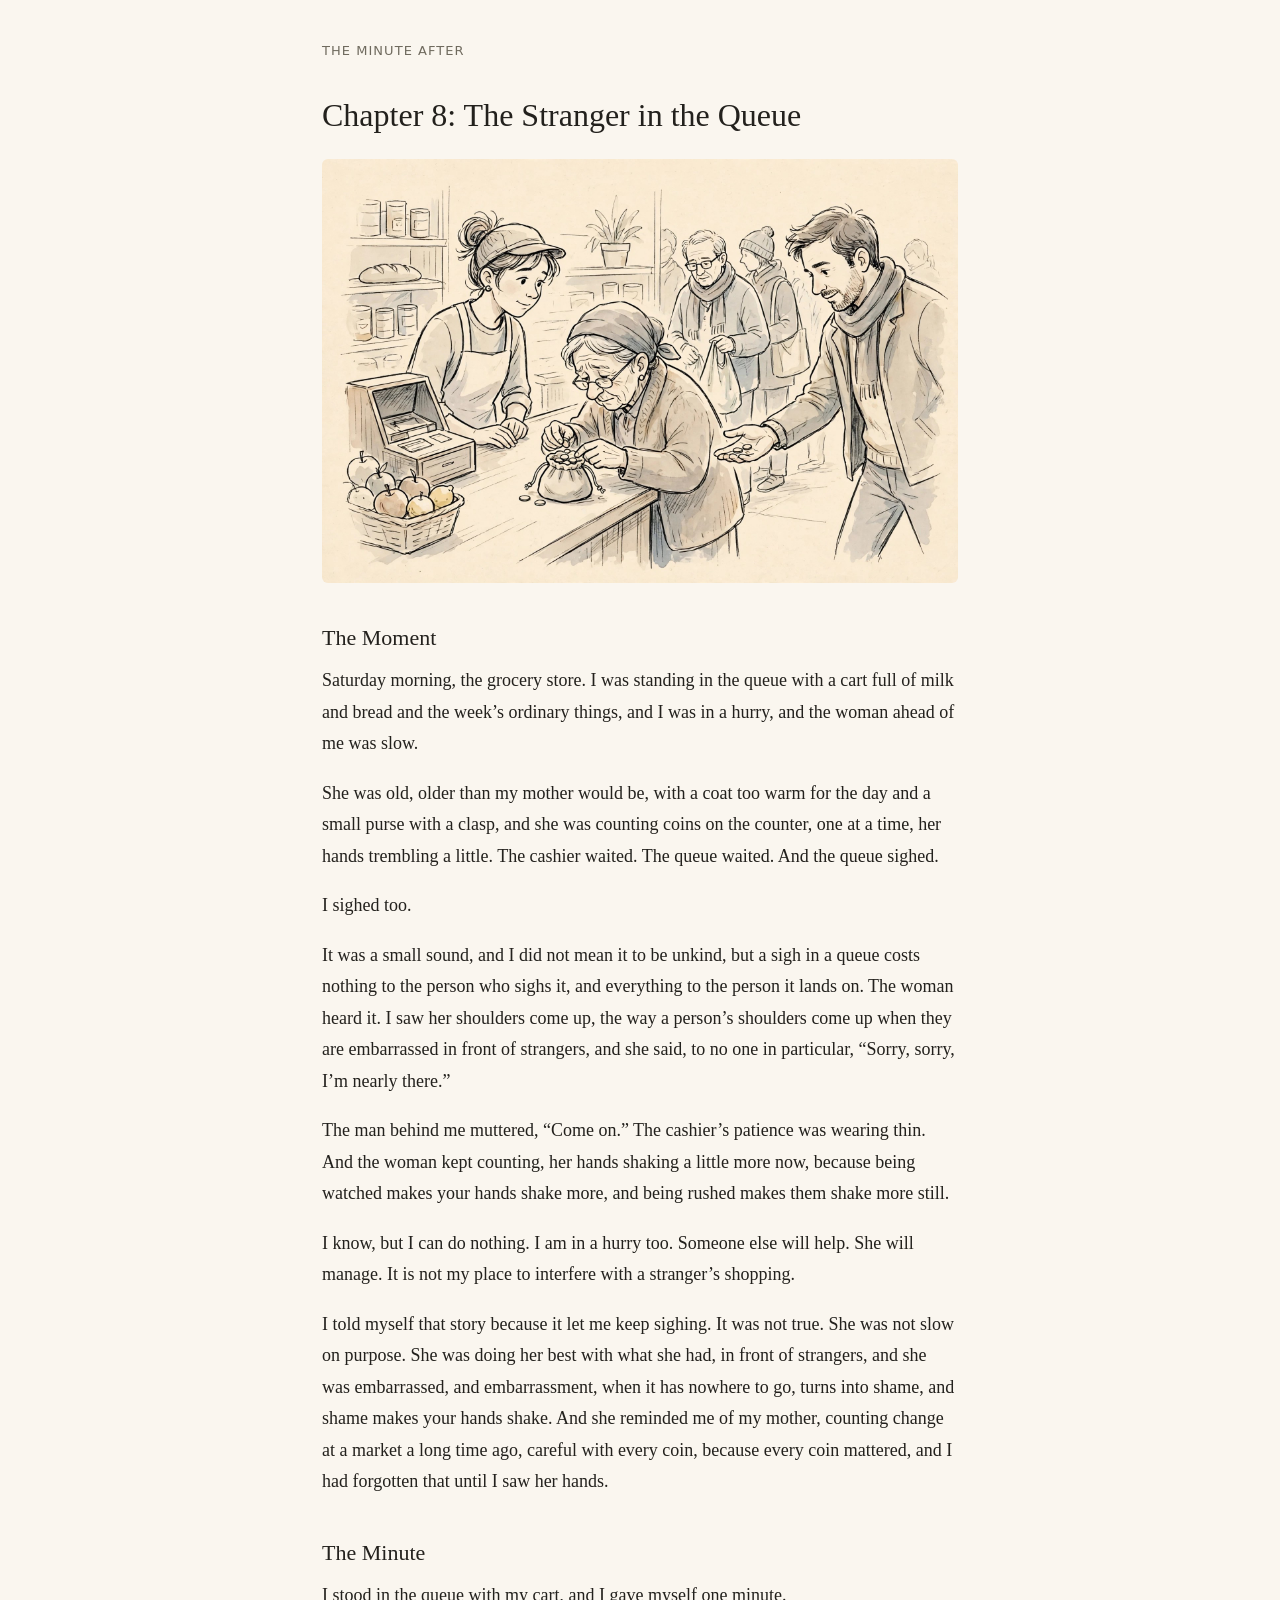
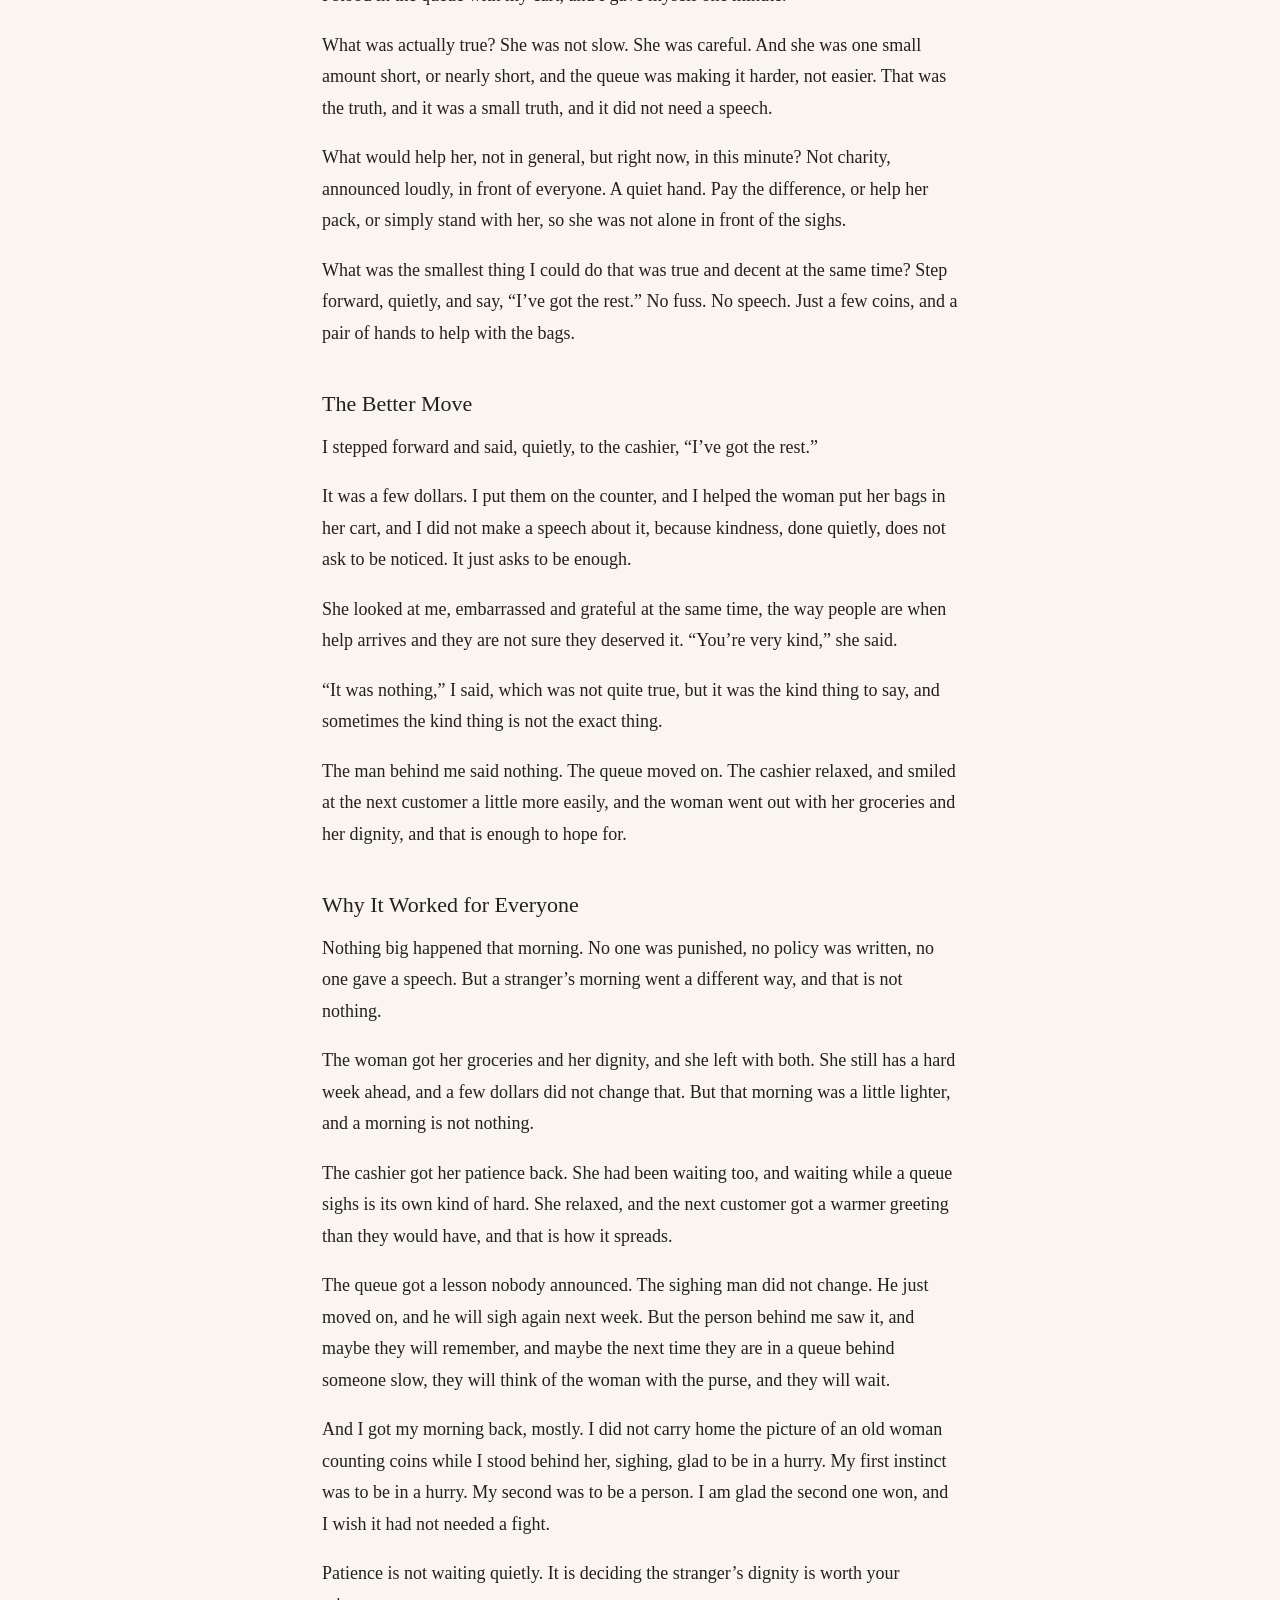
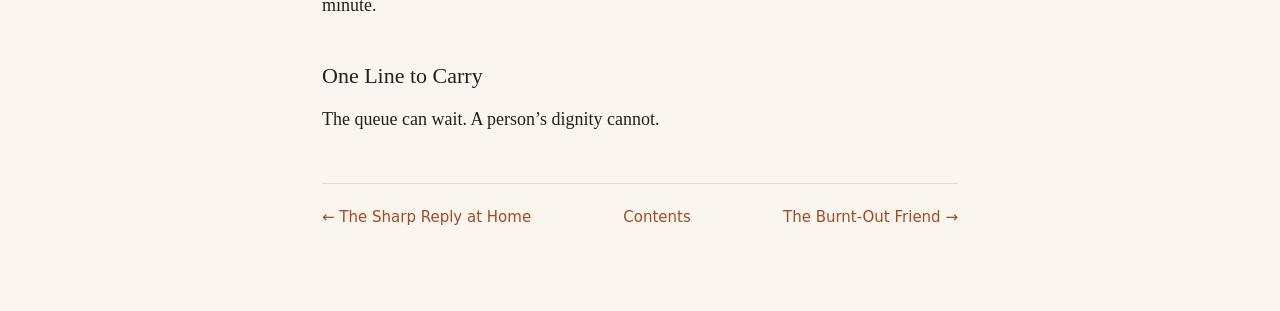
<file: docs/08-the-stranger-in-the-queue.html>
<!DOCTYPE html>
<html lang="en">
<head>
<meta charset="utf-8">
<meta name="viewport" content="width=device-width, initial-scale=1">
<title>Chapter 8: The Stranger in the Queue | The Minute After</title>
<link rel="stylesheet" href="style.css">
</head>
<body>
<div class="wrap">

<div class="topnav"><a href="index.html">The Minute After</a></div>
<h1 class="chapter">Chapter 8: The Stranger in the Queue</h1>
<img class="illustration" src="illustration-08-the-stranger-in-the-queue.jpg" alt="Illustration for Chapter 8: The Stranger in the Queue">
<h2>The Moment</h2>
<p>Saturday morning, the grocery store. I was standing in the queue with a cart full of milk and bread and the week&rsquo;s ordinary things, and I was in a hurry, and the woman ahead of me was slow.</p>
<p>She was old, older than my mother would be, with a coat too warm for the day and a small purse with a clasp, and she was counting coins on the counter, one at a time, her hands trembling a little. The cashier waited. The queue waited. And the queue sighed.</p>
<p>I sighed too.</p>
<p>It was a small sound, and I did not mean it to be unkind, but a sigh in a queue costs nothing to the person who sighs it, and everything to the person it lands on. The woman heard it. I saw her shoulders come up, the way a person&rsquo;s shoulders come up when they are embarrassed in front of strangers, and she said, to no one in particular, &ldquo;Sorry, sorry, I&rsquo;m nearly there.&rdquo;</p>
<p>The man behind me muttered, &ldquo;Come on.&rdquo; The cashier&rsquo;s patience was wearing thin. And the woman kept counting, her hands shaking a little more now, because being watched makes your hands shake more, and being rushed makes them shake more still.</p>
<p>I know, but I can do nothing. I am in a hurry too. Someone else will help. She will manage. It is not my place to interfere with a stranger&rsquo;s shopping.</p>
<p>I told myself that story because it let me keep sighing. It was not true. She was not slow on purpose. She was doing her best with what she had, in front of strangers, and she was embarrassed, and embarrassment, when it has nowhere to go, turns into shame, and shame makes your hands shake. And she reminded me of my mother, counting change at a market a long time ago, careful with every coin, because every coin mattered, and I had forgotten that until I saw her hands.</p>
<h2>The Minute</h2>
<p>I stood in the queue with my cart, and I gave myself one minute.</p>
<p>What was actually true? She was not slow. She was careful. And she was one small amount short, or nearly short, and the queue was making it harder, not easier. That was the truth, and it was a small truth, and it did not need a speech.</p>
<p>What would help her, not in general, but right now, in this minute? Not charity, announced loudly, in front of everyone. A quiet hand. Pay the difference, or help her pack, or simply stand with her, so she was not alone in front of the sighs.</p>
<p>What was the smallest thing I could do that was true and decent at the same time? Step forward, quietly, and say, &ldquo;I&rsquo;ve got the rest.&rdquo; No fuss. No speech. Just a few coins, and a pair of hands to help with the bags.</p>
<h2>The Better Move</h2>
<p>I stepped forward and said, quietly, to the cashier, &ldquo;I&rsquo;ve got the rest.&rdquo;</p>
<p>It was a few dollars. I put them on the counter, and I helped the woman put her bags in her cart, and I did not make a speech about it, because kindness, done quietly, does not ask to be noticed. It just asks to be enough.</p>
<p>She looked at me, embarrassed and grateful at the same time, the way people are when help arrives and they are not sure they deserved it. &ldquo;You&rsquo;re very kind,&rdquo; she said.</p>
<p>&ldquo;It was nothing,&rdquo; I said, which was not quite true, but it was the kind thing to say, and sometimes the kind thing is not the exact thing.</p>
<p>The man behind me said nothing. The queue moved on. The cashier relaxed, and smiled at the next customer a little more easily, and the woman went out with her groceries and her dignity, and that is enough to hope for.</p>
<h2>Why It Worked for Everyone</h2>
<p>Nothing big happened that morning. No one was punished, no policy was written, no one gave a speech. But a stranger&rsquo;s morning went a different way, and that is not nothing.</p>
<p>The woman got her groceries and her dignity, and she left with both. She still has a hard week ahead, and a few dollars did not change that. But that morning was a little lighter, and a morning is not nothing.</p>
<p>The cashier got her patience back. She had been waiting too, and waiting while a queue sighs is its own kind of hard. She relaxed, and the next customer got a warmer greeting than they would have, and that is how it spreads.</p>
<p>The queue got a lesson nobody announced. The sighing man did not change. He just moved on, and he will sigh again next week. But the person behind me saw it, and maybe they will remember, and maybe the next time they are in a queue behind someone slow, they will think of the woman with the purse, and they will wait.</p>
<p>And I got my morning back, mostly. I did not carry home the picture of an old woman counting coins while I stood behind her, sighing, glad to be in a hurry. My first instinct was to be in a hurry. My second was to be a person. I am glad the second one won, and I wish it had not needed a fight.</p>
<p>Patience is not waiting quietly. It is deciding the stranger&rsquo;s dignity is worth your minute.</p>
<h2>One Line to Carry</h2>
<p>The queue can wait. A person&rsquo;s dignity cannot.</p>
<div class="chapternav"><span><a href="07-the-sharp-reply-at-home.html">&larr; The Sharp Reply at Home</a></span><span><a href="index.html">Contents</a></span><span><a href="09-the-burnt-out-friend.html">The Burnt-Out Friend &rarr;</a></span></div>

</div>
</body>
</html>
</file>
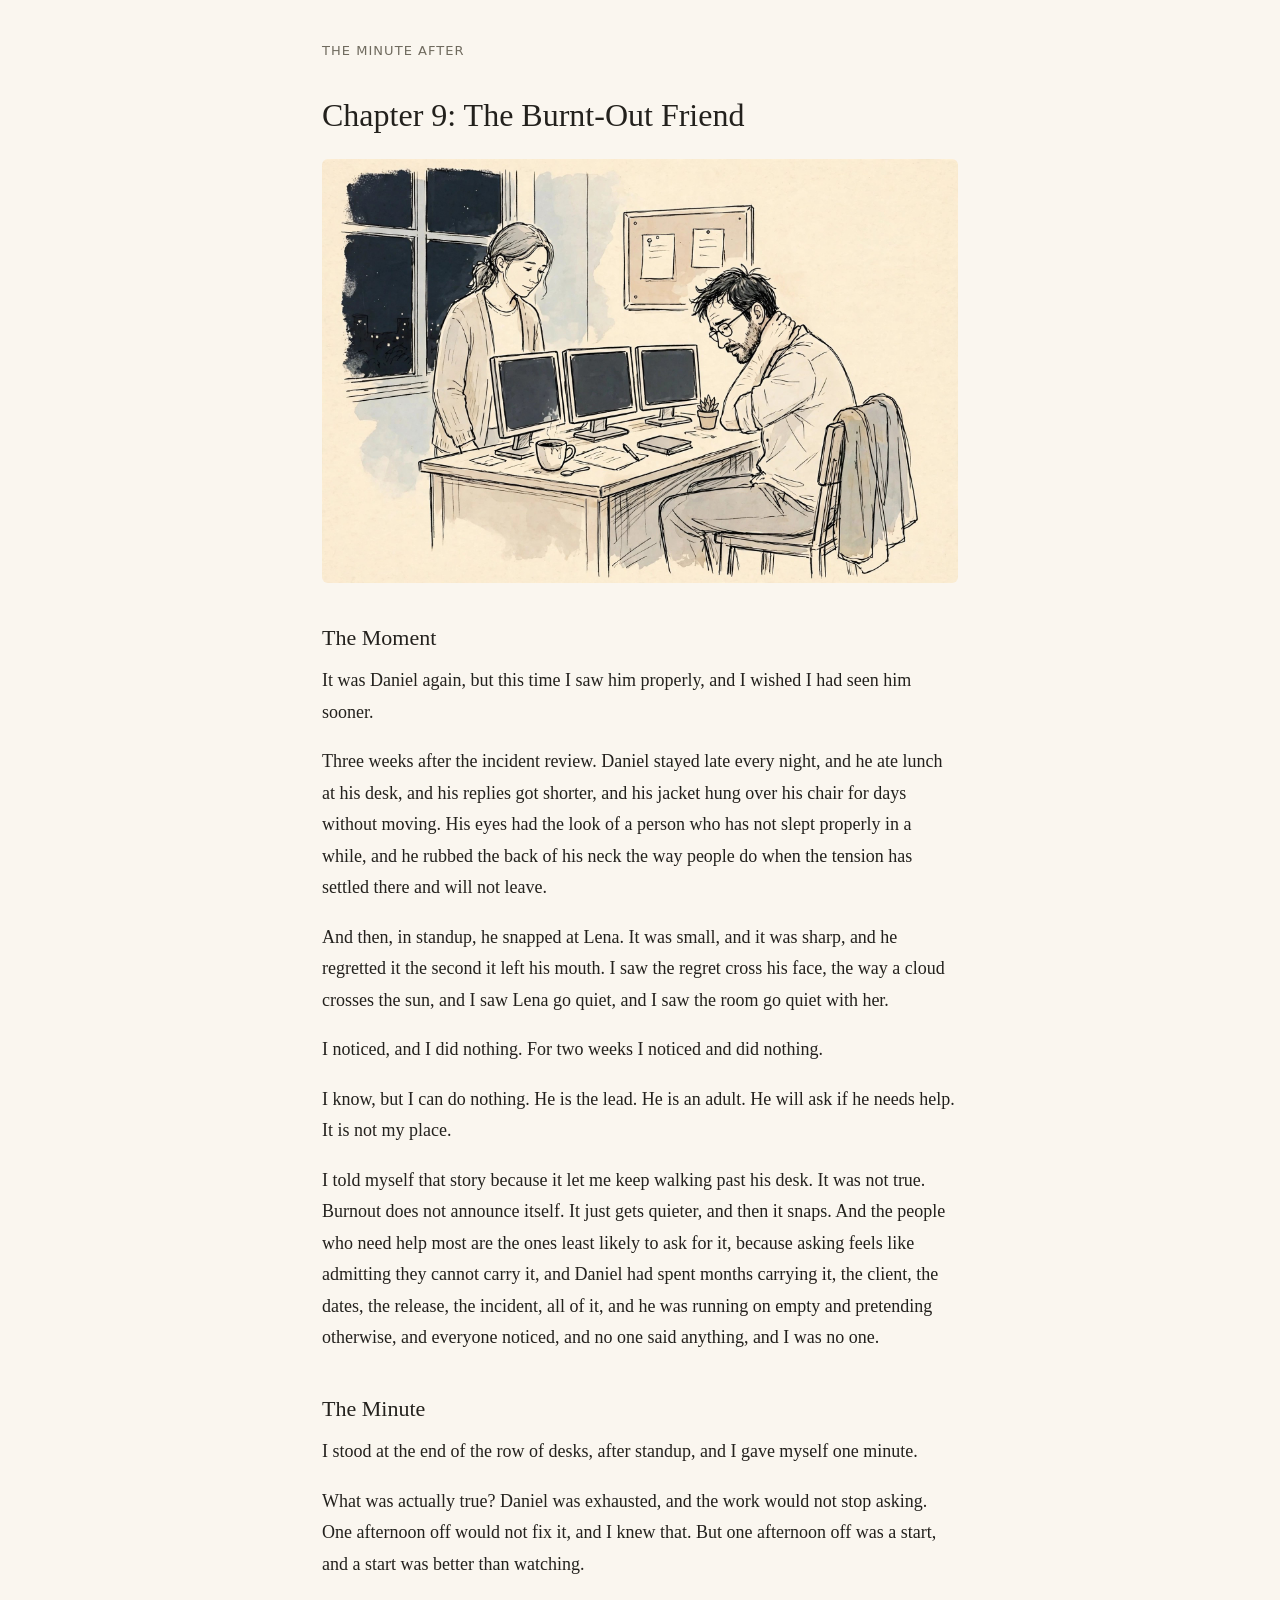
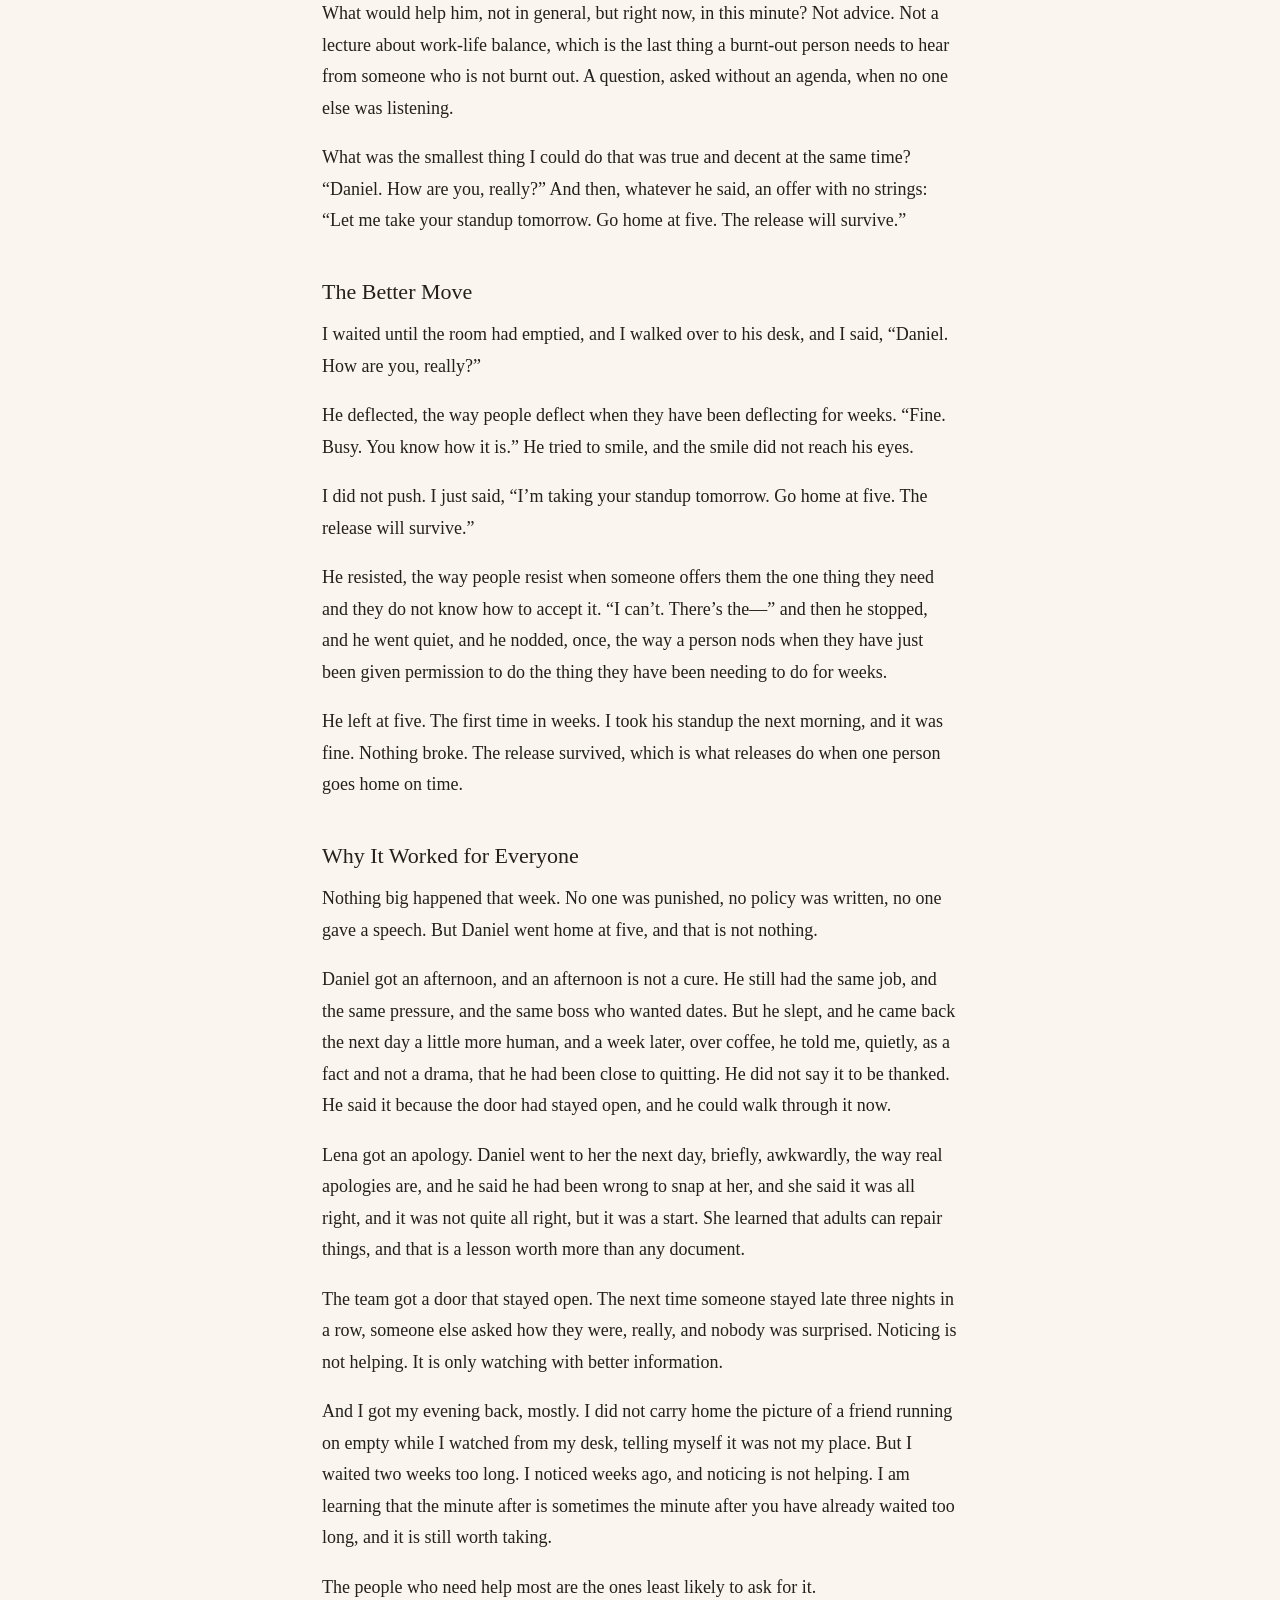
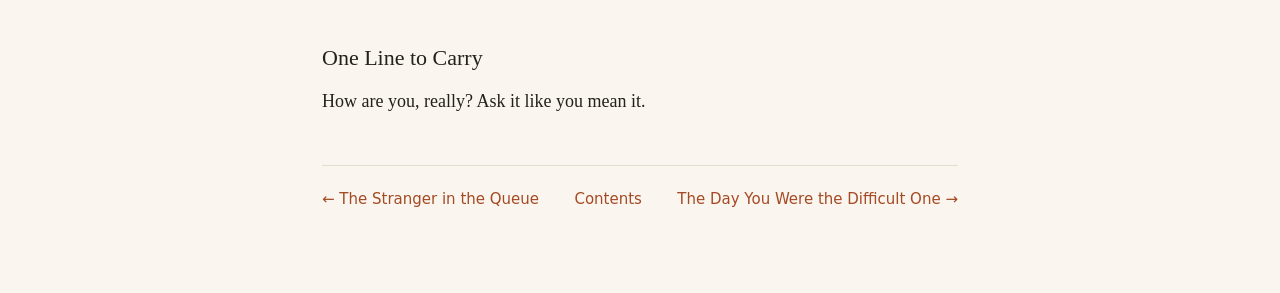
<file: docs/09-the-burnt-out-friend.html>
<!DOCTYPE html>
<html lang="en">
<head>
<meta charset="utf-8">
<meta name="viewport" content="width=device-width, initial-scale=1">
<title>Chapter 9: The Burnt-Out Friend | The Minute After</title>
<link rel="stylesheet" href="style.css">
</head>
<body>
<div class="wrap">

<div class="topnav"><a href="index.html">The Minute After</a></div>
<h1 class="chapter">Chapter 9: The Burnt-Out Friend</h1>
<img class="illustration" src="illustration-09-the-burnt-out-friend.jpg" alt="Illustration for Chapter 9: The Burnt-Out Friend">
<h2>The Moment</h2>
<p>It was Daniel again, but this time I saw him properly, and I wished I had seen him sooner.</p>
<p>Three weeks after the incident review. Daniel stayed late every night, and he ate lunch at his desk, and his replies got shorter, and his jacket hung over his chair for days without moving. His eyes had the look of a person who has not slept properly in a while, and he rubbed the back of his neck the way people do when the tension has settled there and will not leave.</p>
<p>And then, in standup, he snapped at Lena. It was small, and it was sharp, and he regretted it the second it left his mouth. I saw the regret cross his face, the way a cloud crosses the sun, and I saw Lena go quiet, and I saw the room go quiet with her.</p>
<p>I noticed, and I did nothing. For two weeks I noticed and did nothing.</p>
<p>I know, but I can do nothing. He is the lead. He is an adult. He will ask if he needs help. It is not my place.</p>
<p>I told myself that story because it let me keep walking past his desk. It was not true. Burnout does not announce itself. It just gets quieter, and then it snaps. And the people who need help most are the ones least likely to ask for it, because asking feels like admitting they cannot carry it, and Daniel had spent months carrying it, the client, the dates, the release, the incident, all of it, and he was running on empty and pretending otherwise, and everyone noticed, and no one said anything, and I was no one.</p>
<h2>The Minute</h2>
<p>I stood at the end of the row of desks, after standup, and I gave myself one minute.</p>
<p>What was actually true? Daniel was exhausted, and the work would not stop asking. One afternoon off would not fix it, and I knew that. But one afternoon off was a start, and a start was better than watching.</p>
<p>What would help him, not in general, but right now, in this minute? Not advice. Not a lecture about work-life balance, which is the last thing a burnt-out person needs to hear from someone who is not burnt out. A question, asked without an agenda, when no one else was listening.</p>
<p>What was the smallest thing I could do that was true and decent at the same time? &ldquo;Daniel. How are you, really?&rdquo; And then, whatever he said, an offer with no strings: &ldquo;Let me take your standup tomorrow. Go home at five. The release will survive.&rdquo;</p>
<h2>The Better Move</h2>
<p>I waited until the room had emptied, and I walked over to his desk, and I said, &ldquo;Daniel. How are you, really?&rdquo;</p>
<p>He deflected, the way people deflect when they have been deflecting for weeks. &ldquo;Fine. Busy. You know how it is.&rdquo; He tried to smile, and the smile did not reach his eyes.</p>
<p>I did not push. I just said, &ldquo;I&rsquo;m taking your standup tomorrow. Go home at five. The release will survive.&rdquo;</p>
<p>He resisted, the way people resist when someone offers them the one thing they need and they do not know how to accept it. &ldquo;I can&rsquo;t. There&rsquo;s the—&rdquo; and then he stopped, and he went quiet, and he nodded, once, the way a person nods when they have just been given permission to do the thing they have been needing to do for weeks.</p>
<p>He left at five. The first time in weeks. I took his standup the next morning, and it was fine. Nothing broke. The release survived, which is what releases do when one person goes home on time.</p>
<h2>Why It Worked for Everyone</h2>
<p>Nothing big happened that week. No one was punished, no policy was written, no one gave a speech. But Daniel went home at five, and that is not nothing.</p>
<p>Daniel got an afternoon, and an afternoon is not a cure. He still had the same job, and the same pressure, and the same boss who wanted dates. But he slept, and he came back the next day a little more human, and a week later, over coffee, he told me, quietly, as a fact and not a drama, that he had been close to quitting. He did not say it to be thanked. He said it because the door had stayed open, and he could walk through it now.</p>
<p>Lena got an apology. Daniel went to her the next day, briefly, awkwardly, the way real apologies are, and he said he had been wrong to snap at her, and she said it was all right, and it was not quite all right, but it was a start. She learned that adults can repair things, and that is a lesson worth more than any document.</p>
<p>The team got a door that stayed open. The next time someone stayed late three nights in a row, someone else asked how they were, really, and nobody was surprised. Noticing is not helping. It is only watching with better information.</p>
<p>And I got my evening back, mostly. I did not carry home the picture of a friend running on empty while I watched from my desk, telling myself it was not my place. But I waited two weeks too long. I noticed weeks ago, and noticing is not helping. I am learning that the minute after is sometimes the minute after you have already waited too long, and it is still worth taking.</p>
<p>The people who need help most are the ones least likely to ask for it.</p>
<h2>One Line to Carry</h2>
<p>How are you, really? Ask it like you mean it.</p>
<div class="chapternav"><span><a href="08-the-stranger-in-the-queue.html">&larr; The Stranger in the Queue</a></span><span><a href="index.html">Contents</a></span><span><a href="10-the-day-you-were-the-difficult-one.html">The Day You Were the Difficult One &rarr;</a></span></div>

</div>
</body>
</html>
</file>
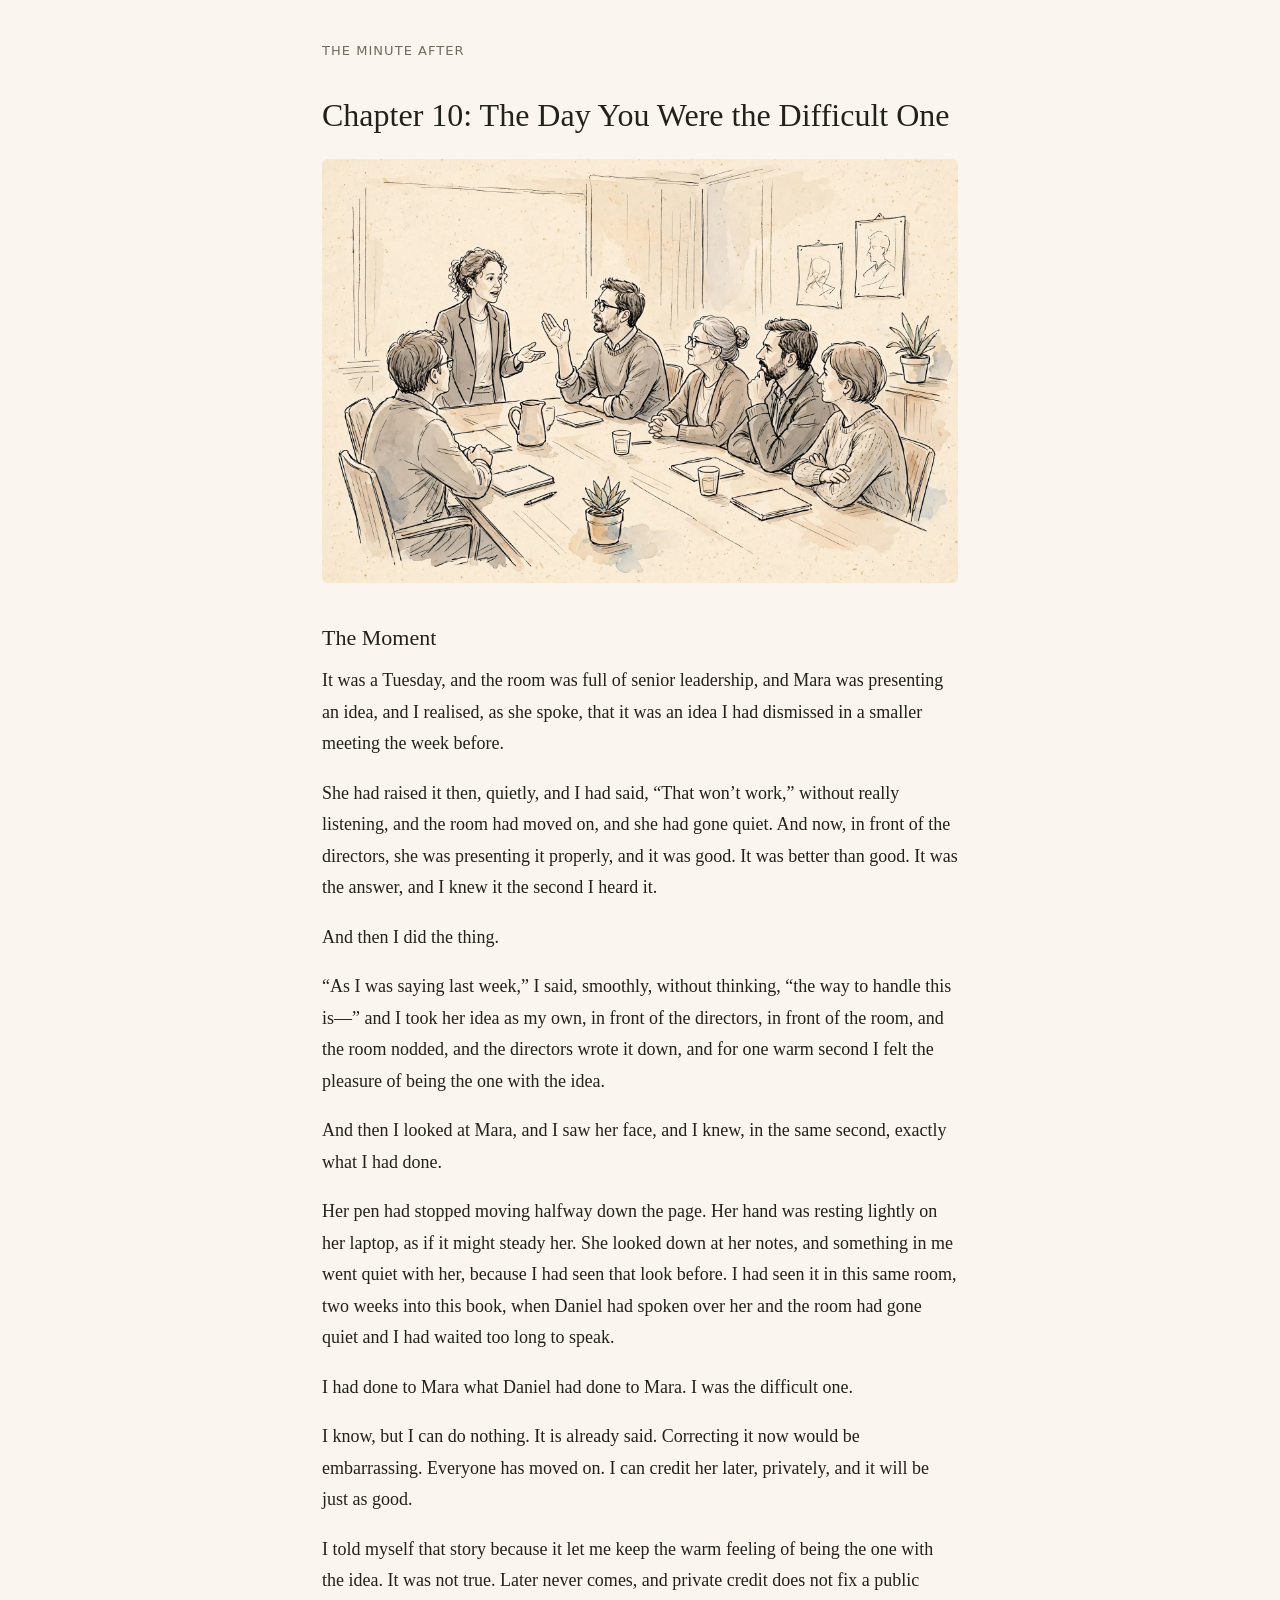
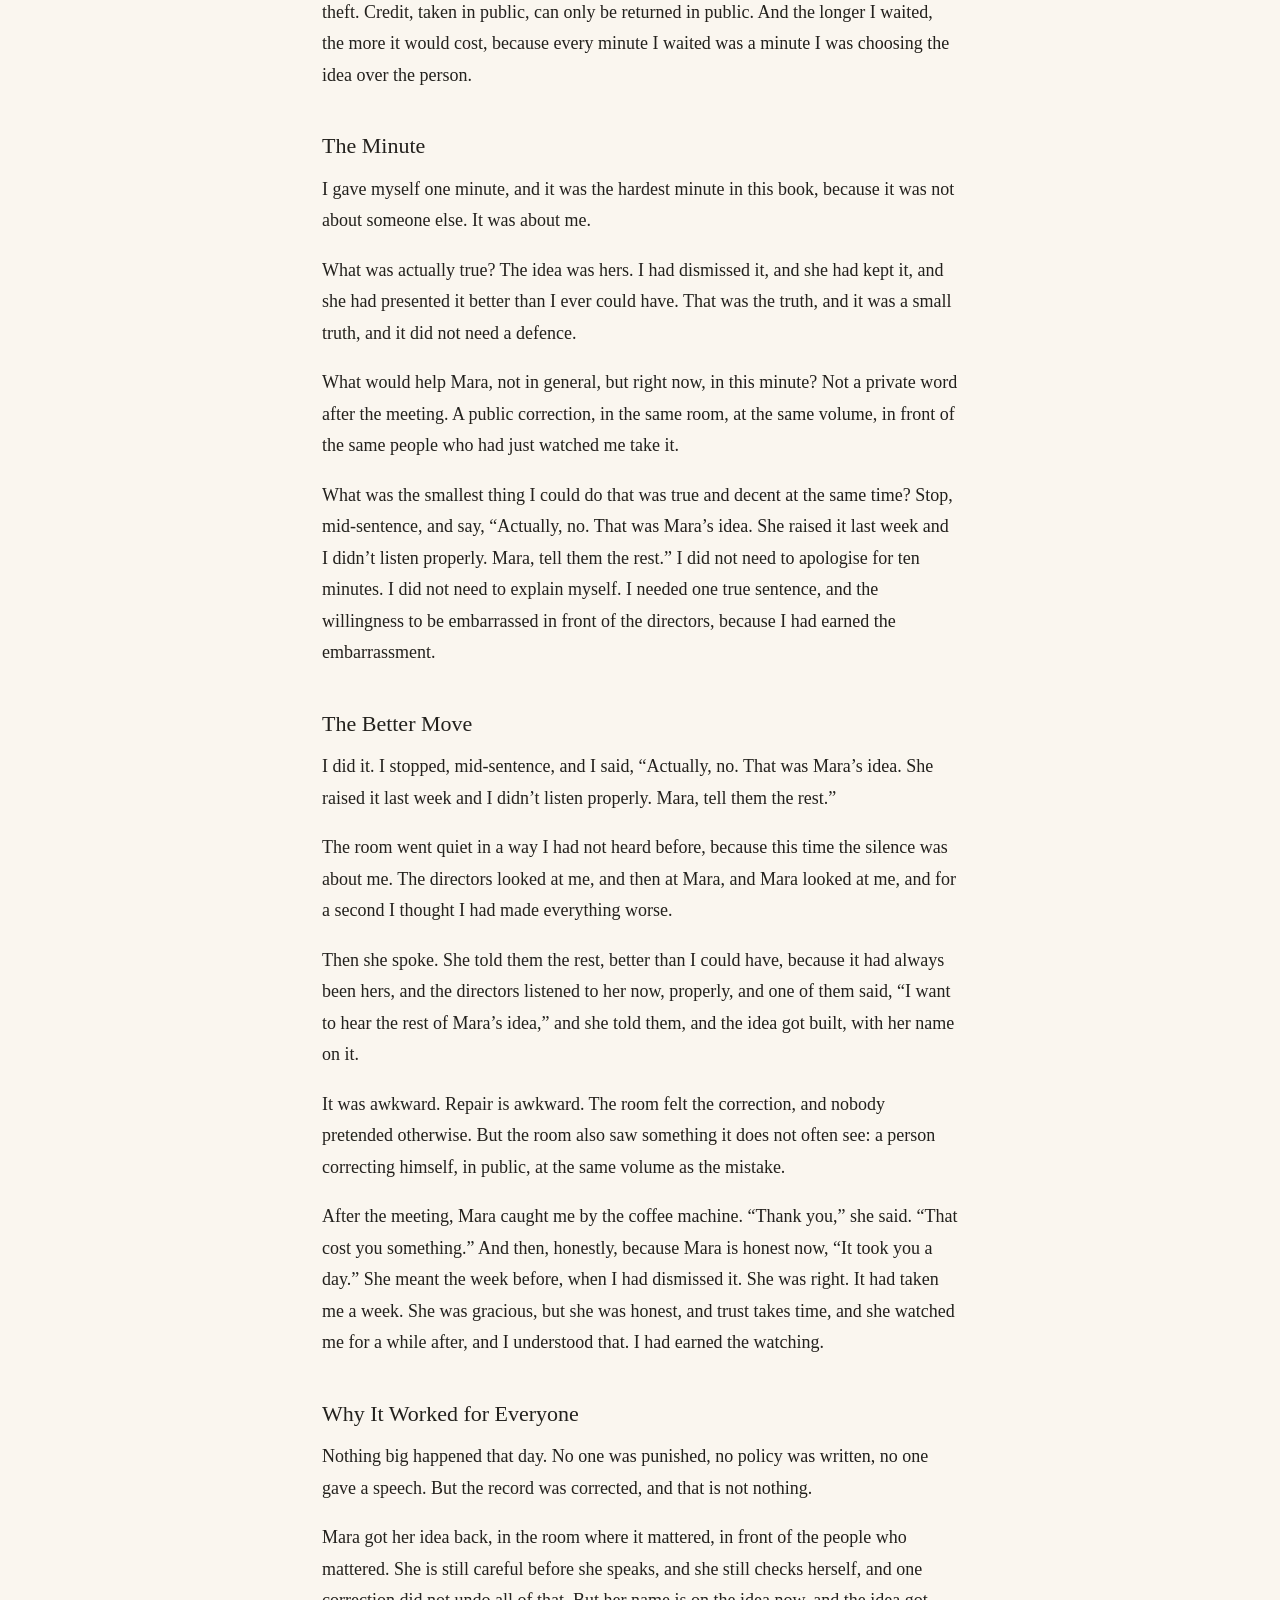
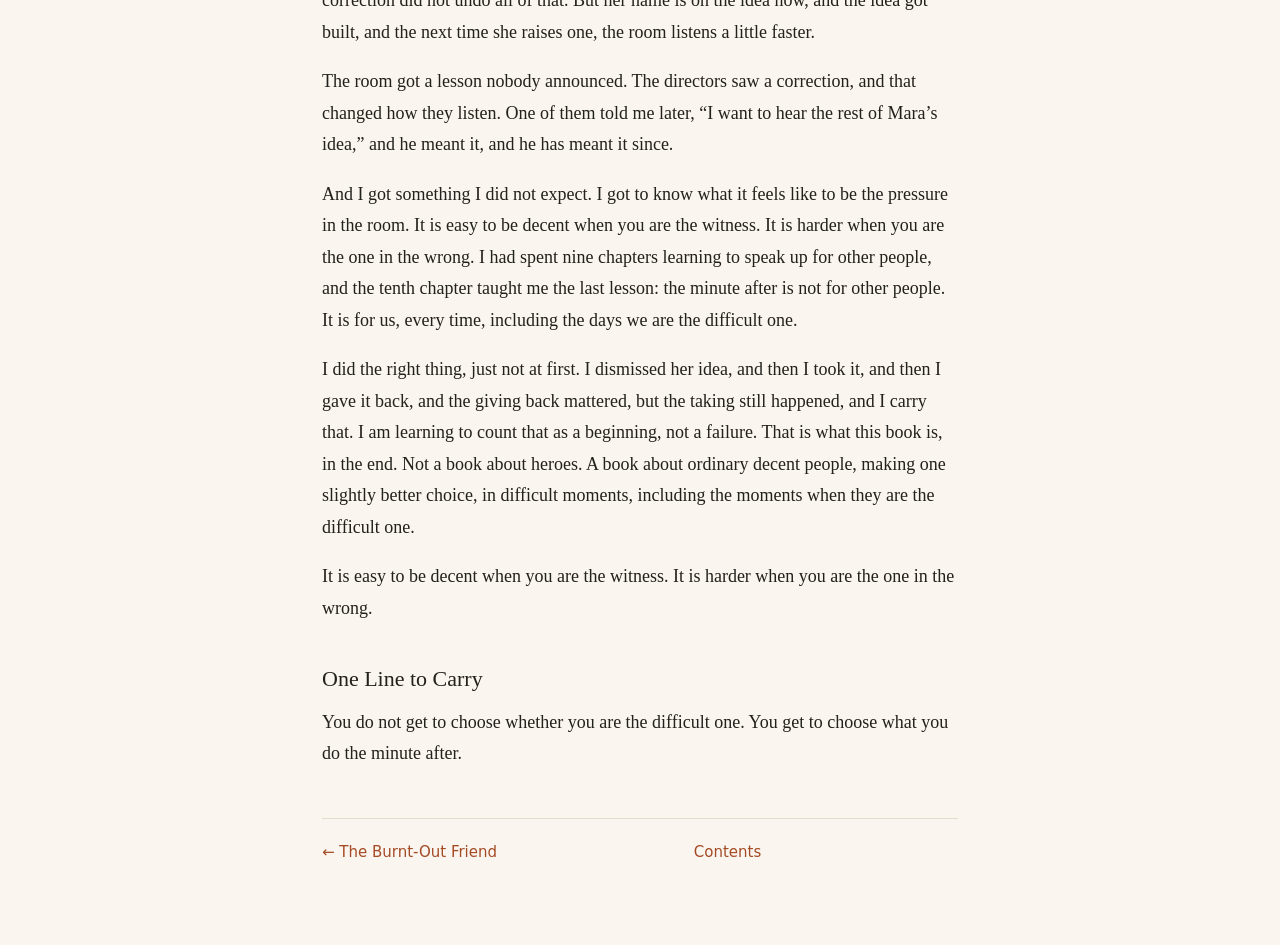
<file: docs/10-the-day-you-were-the-difficult-one.html>
<!DOCTYPE html>
<html lang="en">
<head>
<meta charset="utf-8">
<meta name="viewport" content="width=device-width, initial-scale=1">
<title>Chapter 10: The Day You Were the Difficult One | The Minute After</title>
<link rel="stylesheet" href="style.css">
</head>
<body>
<div class="wrap">

<div class="topnav"><a href="index.html">The Minute After</a></div>
<h1 class="chapter">Chapter 10: The Day You Were the Difficult One</h1>
<img class="illustration" src="illustration-10-the-day-you-were-the-difficult-one.jpg" alt="Illustration for Chapter 10: The Day You Were the Difficult One">
<h2>The Moment</h2>
<p>It was a Tuesday, and the room was full of senior leadership, and Mara was presenting an idea, and I realised, as she spoke, that it was an idea I had dismissed in a smaller meeting the week before.</p>
<p>She had raised it then, quietly, and I had said, &ldquo;That won&rsquo;t work,&rdquo; without really listening, and the room had moved on, and she had gone quiet. And now, in front of the directors, she was presenting it properly, and it was good. It was better than good. It was the answer, and I knew it the second I heard it.</p>
<p>And then I did the thing.</p>
<p>&ldquo;As I was saying last week,&rdquo; I said, smoothly, without thinking, &ldquo;the way to handle this is—&rdquo; and I took her idea as my own, in front of the directors, in front of the room, and the room nodded, and the directors wrote it down, and for one warm second I felt the pleasure of being the one with the idea.</p>
<p>And then I looked at Mara, and I saw her face, and I knew, in the same second, exactly what I had done.</p>
<p>Her pen had stopped moving halfway down the page. Her hand was resting lightly on her laptop, as if it might steady her. She looked down at her notes, and something in me went quiet with her, because I had seen that look before. I had seen it in this same room, two weeks into this book, when Daniel had spoken over her and the room had gone quiet and I had waited too long to speak.</p>
<p>I had done to Mara what Daniel had done to Mara. I was the difficult one.</p>
<p>I know, but I can do nothing. It is already said. Correcting it now would be embarrassing. Everyone has moved on. I can credit her later, privately, and it will be just as good.</p>
<p>I told myself that story because it let me keep the warm feeling of being the one with the idea. It was not true. Later never comes, and private credit does not fix a public theft. Credit, taken in public, can only be returned in public. And the longer I waited, the more it would cost, because every minute I waited was a minute I was choosing the idea over the person.</p>
<h2>The Minute</h2>
<p>I gave myself one minute, and it was the hardest minute in this book, because it was not about someone else. It was about me.</p>
<p>What was actually true? The idea was hers. I had dismissed it, and she had kept it, and she had presented it better than I ever could have. That was the truth, and it was a small truth, and it did not need a defence.</p>
<p>What would help Mara, not in general, but right now, in this minute? Not a private word after the meeting. A public correction, in the same room, at the same volume, in front of the same people who had just watched me take it.</p>
<p>What was the smallest thing I could do that was true and decent at the same time? Stop, mid-sentence, and say, &ldquo;Actually, no. That was Mara&rsquo;s idea. She raised it last week and I didn&rsquo;t listen properly. Mara, tell them the rest.&rdquo; I did not need to apologise for ten minutes. I did not need to explain myself. I needed one true sentence, and the willingness to be embarrassed in front of the directors, because I had earned the embarrassment.</p>
<h2>The Better Move</h2>
<p>I did it. I stopped, mid-sentence, and I said, &ldquo;Actually, no. That was Mara&rsquo;s idea. She raised it last week and I didn&rsquo;t listen properly. Mara, tell them the rest.&rdquo;</p>
<p>The room went quiet in a way I had not heard before, because this time the silence was about me. The directors looked at me, and then at Mara, and Mara looked at me, and for a second I thought I had made everything worse.</p>
<p>Then she spoke. She told them the rest, better than I could have, because it had always been hers, and the directors listened to her now, properly, and one of them said, &ldquo;I want to hear the rest of Mara&rsquo;s idea,&rdquo; and she told them, and the idea got built, with her name on it.</p>
<p>It was awkward. Repair is awkward. The room felt the correction, and nobody pretended otherwise. But the room also saw something it does not often see: a person correcting himself, in public, at the same volume as the mistake.</p>
<p>After the meeting, Mara caught me by the coffee machine. &ldquo;Thank you,&rdquo; she said. &ldquo;That cost you something.&rdquo; And then, honestly, because Mara is honest now, &ldquo;It took you a day.&rdquo; She meant the week before, when I had dismissed it. She was right. It had taken me a week. She was gracious, but she was honest, and trust takes time, and she watched me for a while after, and I understood that. I had earned the watching.</p>
<h2>Why It Worked for Everyone</h2>
<p>Nothing big happened that day. No one was punished, no policy was written, no one gave a speech. But the record was corrected, and that is not nothing.</p>
<p>Mara got her idea back, in the room where it mattered, in front of the people who mattered. She is still careful before she speaks, and she still checks herself, and one correction did not undo all of that. But her name is on the idea now, and the idea got built, and the next time she raises one, the room listens a little faster.</p>
<p>The room got a lesson nobody announced. The directors saw a correction, and that changed how they listen. One of them told me later, &ldquo;I want to hear the rest of Mara&rsquo;s idea,&rdquo; and he meant it, and he has meant it since.</p>
<p>And I got something I did not expect. I got to know what it feels like to be the pressure in the room. It is easy to be decent when you are the witness. It is harder when you are the one in the wrong. I had spent nine chapters learning to speak up for other people, and the tenth chapter taught me the last lesson: the minute after is not for other people. It is for us, every time, including the days we are the difficult one.</p>
<p>I did the right thing, just not at first. I dismissed her idea, and then I took it, and then I gave it back, and the giving back mattered, but the taking still happened, and I carry that. I am learning to count that as a beginning, not a failure. That is what this book is, in the end. Not a book about heroes. A book about ordinary decent people, making one slightly better choice, in difficult moments, including the moments when they are the difficult one.</p>
<p>It is easy to be decent when you are the witness. It is harder when you are the one in the wrong.</p>
<h2>One Line to Carry</h2>
<p>You do not get to choose whether you are the difficult one. You get to choose what you do the minute after.</p>
<div class="chapternav"><span><a href="09-the-burnt-out-friend.html">&larr; The Burnt-Out Friend</a></span><span><a href="index.html">Contents</a></span><span><span></span></span></div>

</div>
</body>
</html>
</file>
<file: docs/style.css>
/* Book reader styles: The Minute After */
:root {
  --paper: #faf6ef;
  --ink: #23211d;
  --muted: #6f6a5e;
  --accent: #a44a24;
  --line: #e3dccb;
  --card: #fffdf8;
}
* { box-sizing: border-box; }
body {
  margin: 0;
  background: var(--paper);
  color: var(--ink);
  font-family: Georgia, "Times New Roman", serif;
  font-size: 18px;
  line-height: 1.75;
}
.wrap { max-width: 680px; margin: 0 auto; padding: 40px 22px 80px; }
a { color: var(--accent); text-decoration: none; }
a:hover { text-decoration: underline; }
.topnav {
  font-family: system-ui, sans-serif;
  font-size: 13px;
  letter-spacing: 0.08em;
  text-transform: uppercase;
  color: var(--muted);
  margin-bottom: 32px;
}
.topnav a { color: var(--muted); }
.cover { text-align: center; padding: 48px 0 8px; }
.cover .kicker {
  font-family: system-ui, sans-serif;
  font-size: 13px;
  letter-spacing: 0.22em;
  text-transform: uppercase;
  color: var(--accent);
}
.cover h1 { font-size: 42px; line-height: 1.15; margin: 16px 0 8px; font-weight: normal; }
.cover .tagline { font-style: italic; font-size: 22px; color: var(--muted); margin: 0 0 8px; }
.cover .author { font-family: system-ui, sans-serif; font-size: 14px; color: var(--muted); }
.coverimg { width: 100%; max-width: 460px; border-radius: 6px; box-shadow: 0 8px 28px rgba(35,33,29,0.18); margin: 0 auto 8px; display: block; }
.illustration { width: 100%; border-radius: 6px; margin: 0 0 28px; display: block; }
.rule { border: none; border-top: 1px solid var(--line); margin: 36px 0; }
.toc { list-style: none; padding: 0; margin: 0; }
.toc li {
  display: flex;
  justify-content: space-between;
  gap: 16px;
  padding: 13px 0;
  border-bottom: 1px solid var(--line);
}
.toc .n { font-family: system-ui, sans-serif; font-size: 13px; color: var(--muted); white-space: nowrap; }
.toc .st { font-family: system-ui, sans-serif; font-size: 12px; color: var(--muted); white-space: nowrap; }
.toc .soon { color: #a39a86; }
h1.chapter { font-size: 32px; line-height: 1.25; font-weight: normal; margin: 8px 0 24px; }
h2 { font-size: 22px; margin: 36px 0 8px; font-weight: normal; }
h2::before { content: ""; }
p { margin: 0 0 18px; }
.chapternav {
  display: flex;
  justify-content: space-between;
  gap: 16px;
  margin-top: 48px;
  padding-top: 20px;
  border-top: 1px solid var(--line);
  font-family: system-ui, sans-serif;
  font-size: 15px;
}
.note {
  background: var(--card);
  border: 1px solid var(--line);
  border-radius: 8px;
  padding: 16px 20px;
  font-size: 16px;
}
.small { font-size: 15px; color: var(--muted); }
@media (max-width: 600px) {
  body { font-size: 17px; }
  .cover h1 { font-size: 32px; }
}
</file>
